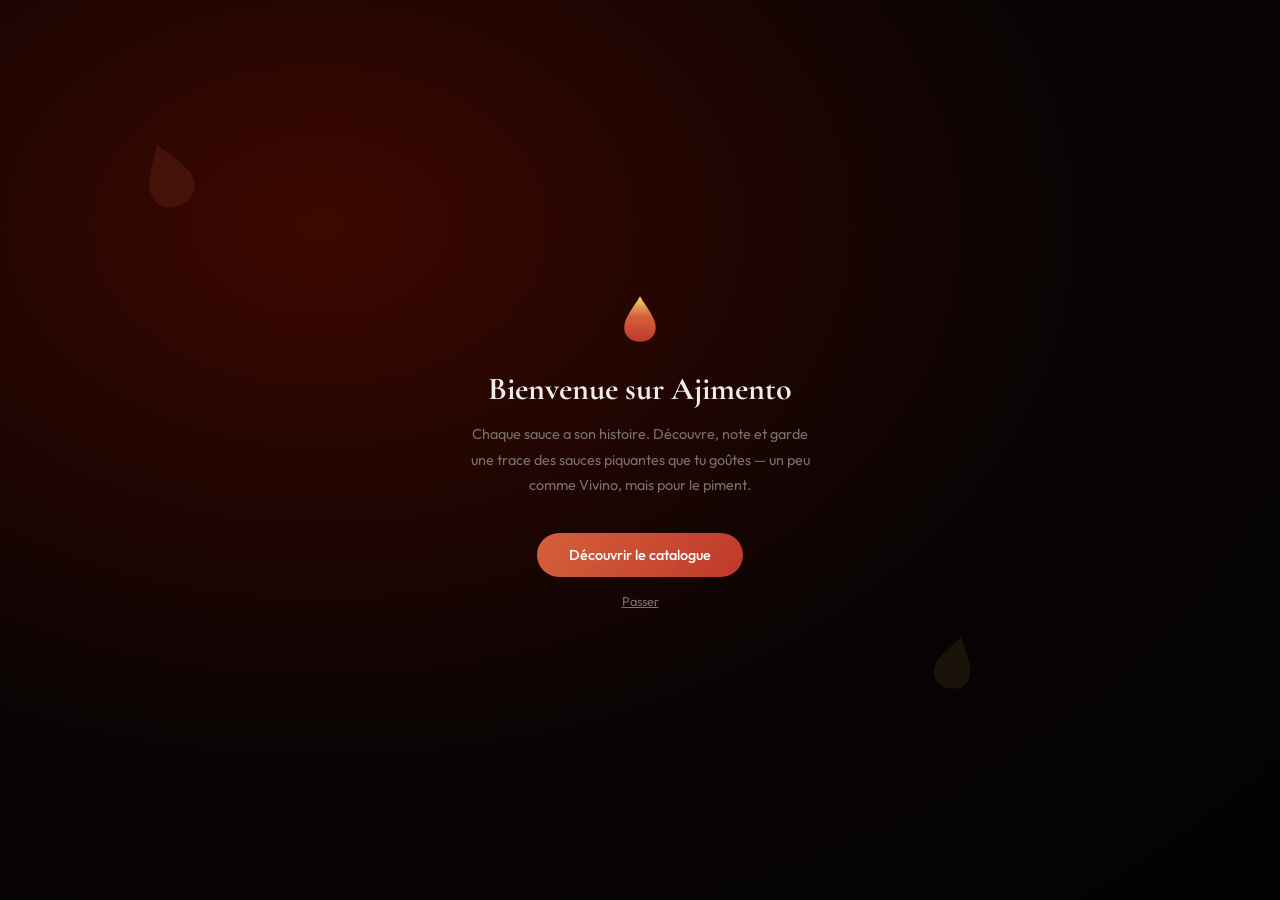
<file: onboarding.html>
<!DOCTYPE html>
<html lang="fr">
<head>
  <meta charset="UTF-8" />
  <meta name="viewport" content="width=device-width, initial-scale=1, viewport-fit=cover" />
  <title>Ajimento — Bienvenue</title>

  <link rel="manifest" href="manifest.json" />
  <meta name="theme-color" content="#0A0909" />
  <meta name="apple-mobile-web-app-capable" content="yes" />
  <link rel="apple-touch-icon" href="icons/apple-touch-icon.png" />
  <link rel="icon" href="icons/favicon-32.png" type="image/png" />

  <link rel="stylesheet" href="styles.css" />

  <style>
    body {
      min-height: 100vh;
      display: flex;
      flex-direction: column;
      align-items: center;
      justify-content: center;
      text-align: center;
      padding: 32px;
      position: relative;
      overflow: hidden;
    }
    .onboard-bg {
      position: absolute;
      inset: 0;
      background:
        radial-gradient(ellipse at 25% 25%, #3D0800 0%, #0A0404 55%, #030303 100%),
        radial-gradient(ellipse at 78% 75%, #C0392B22 0%, transparent 65%);
      z-index: 0;
    }
    .content { position: relative; z-index: 1; max-width: 340px; }

    .icon-big { display: block; width: 56px; height: 56px; margin: 0 auto 22px; }
    h1 {
      font-family: 'Cormorant Garamond', serif;
      font-weight: 700;
      font-size: 2rem;
      margin-bottom: 14px;
    }
    p {
      font-family: 'Outfit', sans-serif;
      font-size: 0.9rem;
      color: var(--muted);
      line-height: 1.8;
      margin-bottom: 34px;
    }
    .cta-primary {
      display: inline-block;
      background: linear-gradient(120deg, var(--fire), var(--red));
      color: #fff;
      font-family: 'Outfit', sans-serif;
      font-weight: 500;
      font-size: 0.9rem;
      text-decoration: none;
      padding: 13px 32px;
      border-radius: 999px;
      margin-bottom: 16px;
    }
    .cta-secondary {
      display: block;
      color: var(--muted);
      font-family: 'Outfit', sans-serif;
      font-size: 0.8rem;
      text-decoration: underline;
    }
  </style>
</head>
<body>
  <div class="onboard-bg">
    <div class="ingredient" style="left:10%;top:15%;width:80px;height:80px;opacity:.12;--r:-20deg;transform:rotate(-20deg);">
      <svg viewBox="0 0 64 64" width="100%" height="100%"><path d="M32 6C40 20 50 30 50 42C50 52 42 58 32 58C22 58 14 52 14 42C14 30 24 20 32 6Z" fill="var(--fire)"/></svg>
    </div>
    <div class="ingredient" style="left:72%;top:70%;width:65px;height:65px;opacity:.1;--r:15deg;transform:rotate(15deg);animation-delay:2s;">
      <svg viewBox="0 0 64 64" width="100%" height="100%"><path d="M32 6C40 20 50 30 50 42C50 52 42 58 32 58C22 58 14 52 14 42C14 30 24 20 32 6Z" fill="var(--gold)"/></svg>
    </div>
  </div>

  <div class="content fade-in">
    <svg class="icon-big" viewBox="0 0 64 64">
      <defs>
        <linearGradient id="onbGrad" x1="0" y1="0" x2="0" y2="1">
          <stop offset="0%" stop-color="#F5D76E"/>
          <stop offset="45%" stop-color="var(--fire)"/>
          <stop offset="100%" stop-color="var(--red)"/>
        </linearGradient>
      </defs>
      <path d="M32 6C40 20 50 30 50 42C50 52 42 58 32 58C22 58 14 52 14 42C14 30 24 20 32 6Z" fill="url(#onbGrad)"/>
    </svg>
    <h1>Bienvenue sur Ajimento</h1>
    <p>
      Chaque sauce a son histoire. Découvre, note et garde une trace
      des sauces piquantes que tu goûtes — un peu comme Vivino, mais
      pour le piment.
    </p>
    <a class="cta-primary" href="explorer.html">Découvrir le catalogue</a>
    <a class="cta-secondary" href="index.html">Passer</a>
  </div>

  <script>
    if ('serviceWorker' in navigator) {
      navigator.serviceWorker.register('service-worker.js').catch(() => {});
    }
  </script>
</body>
</html>
</file>
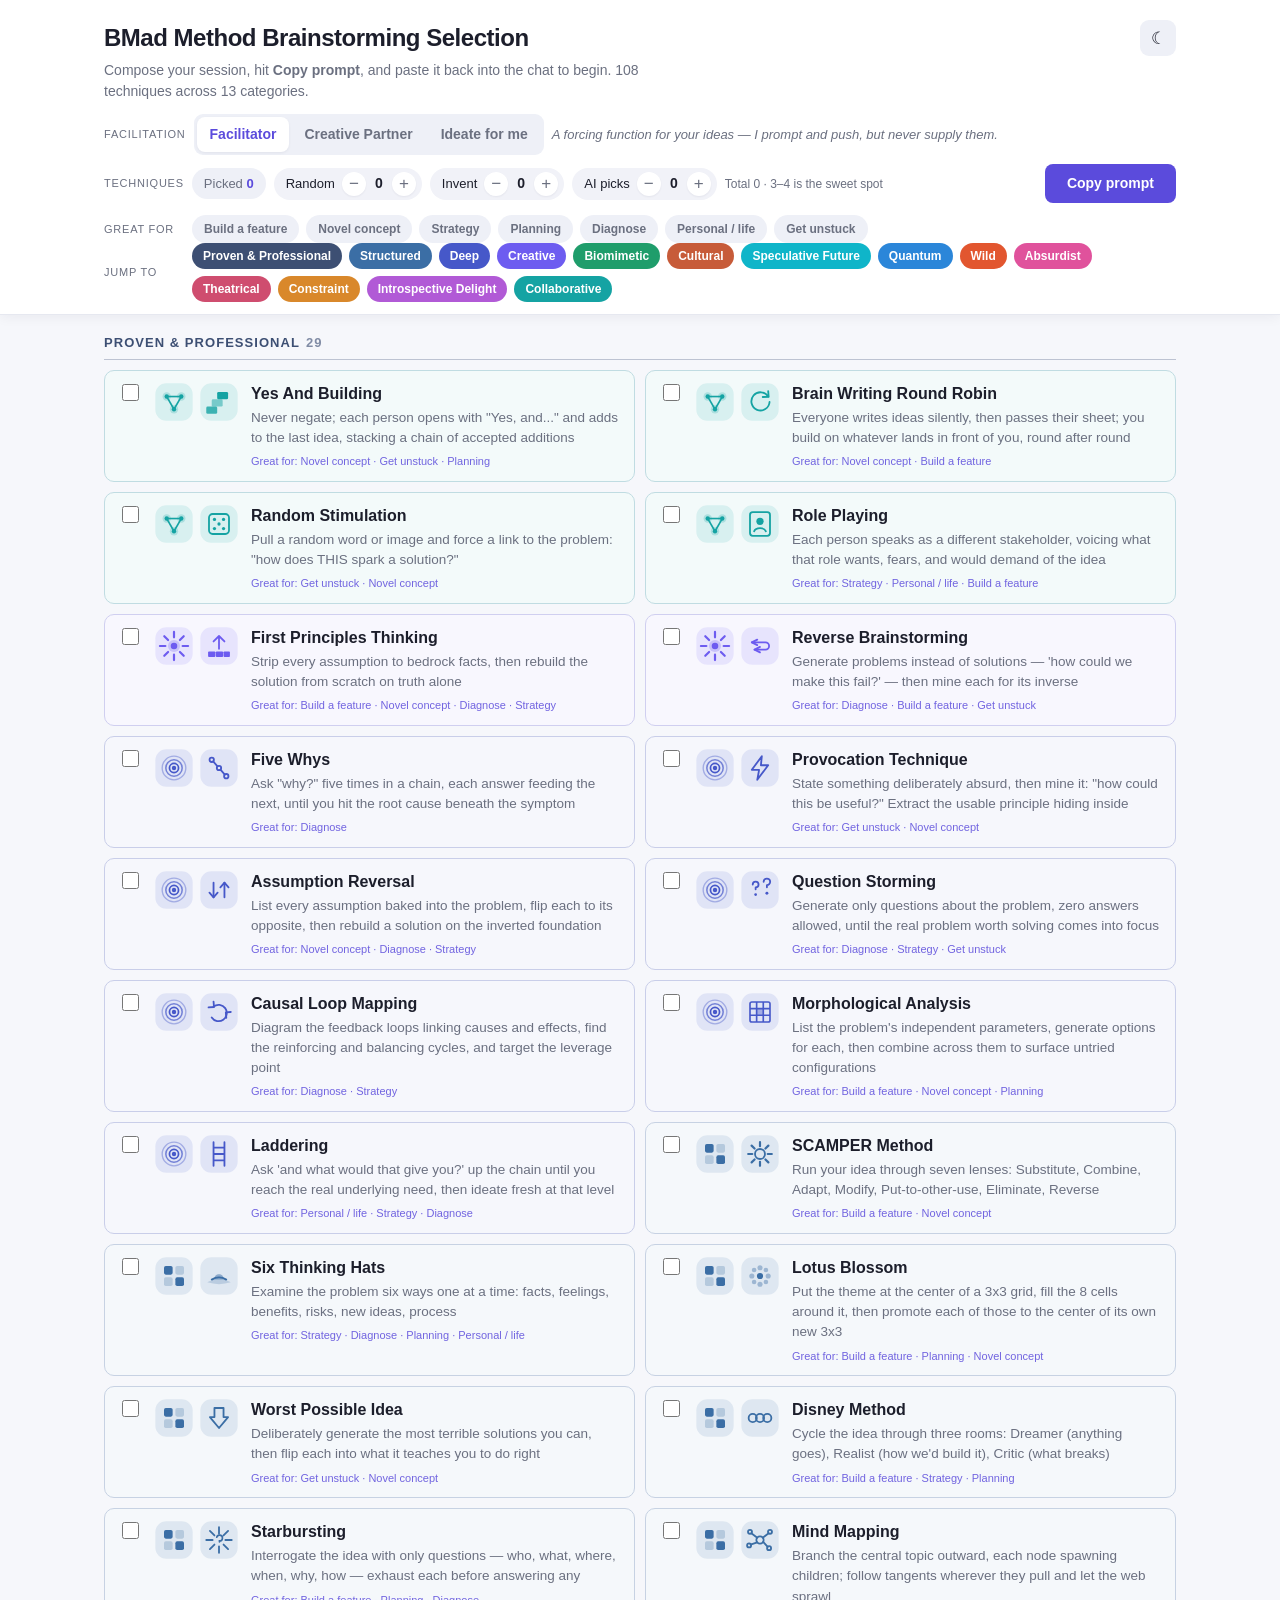
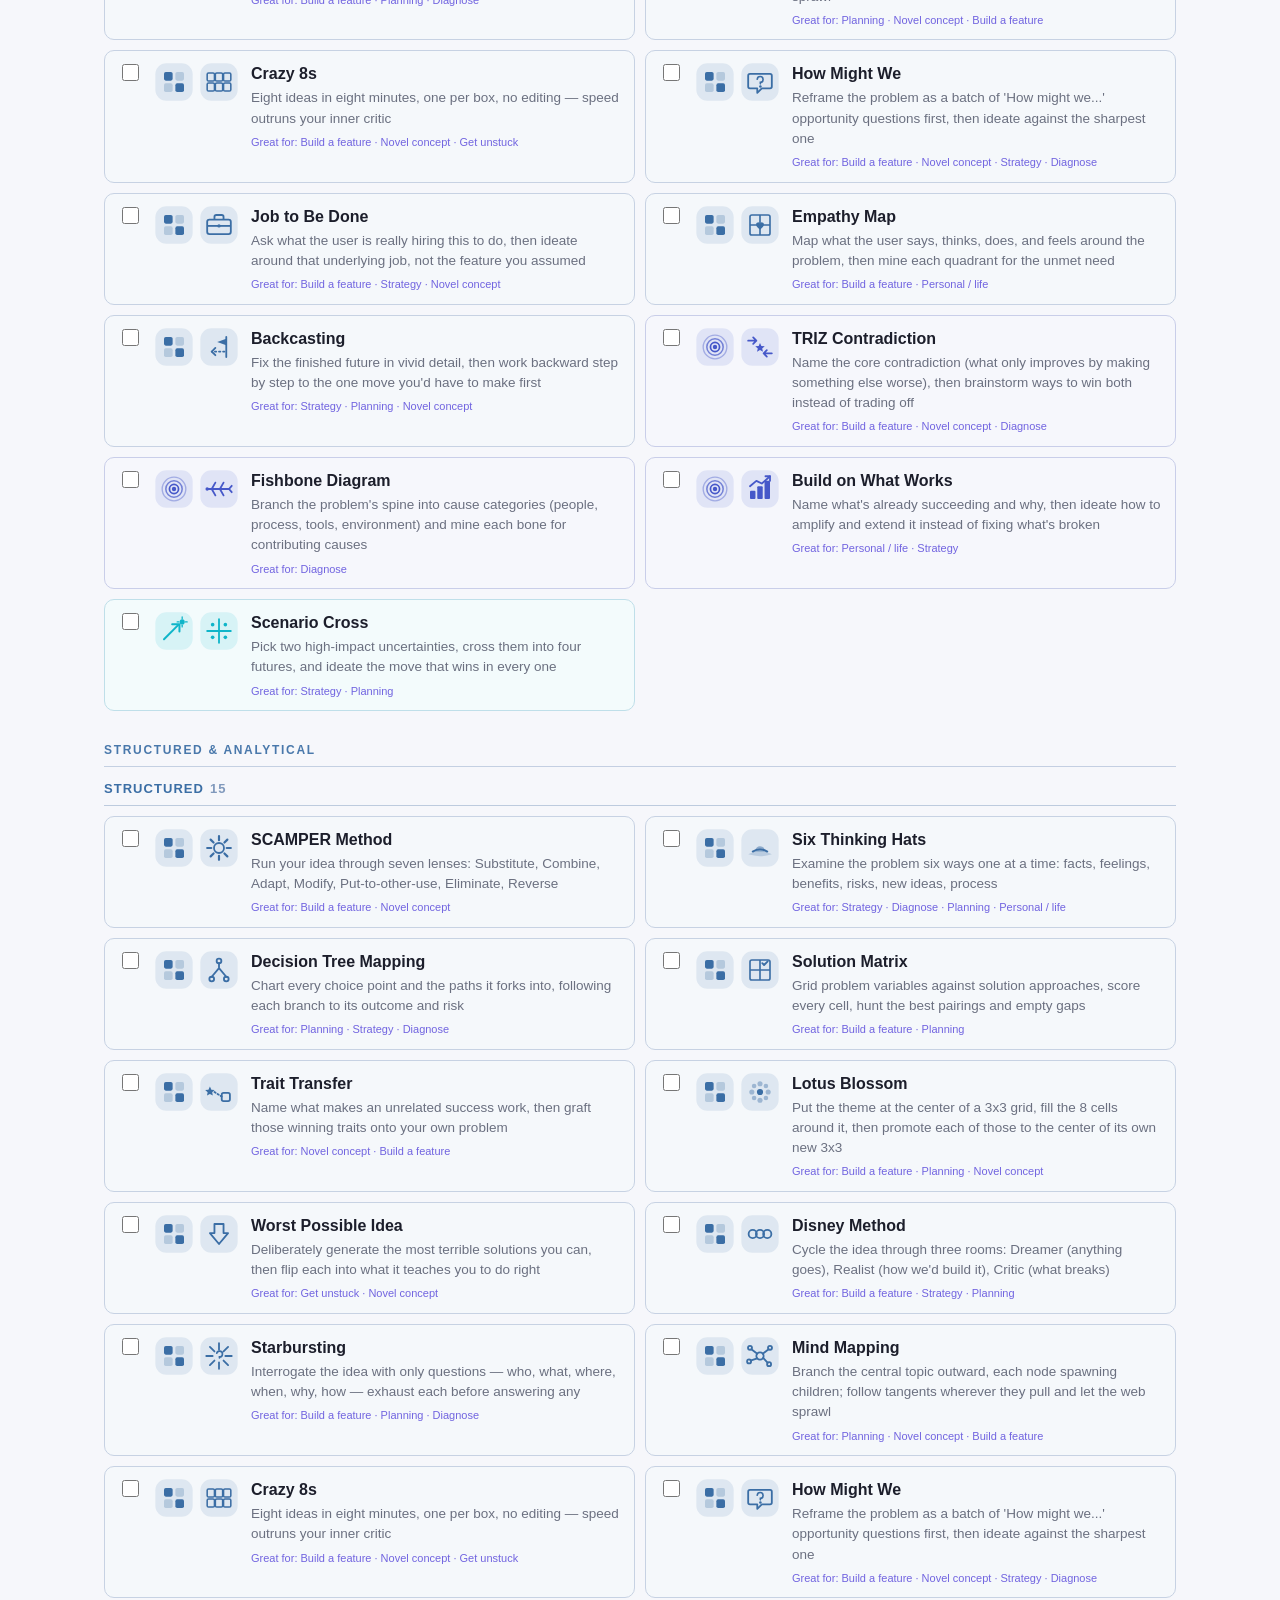
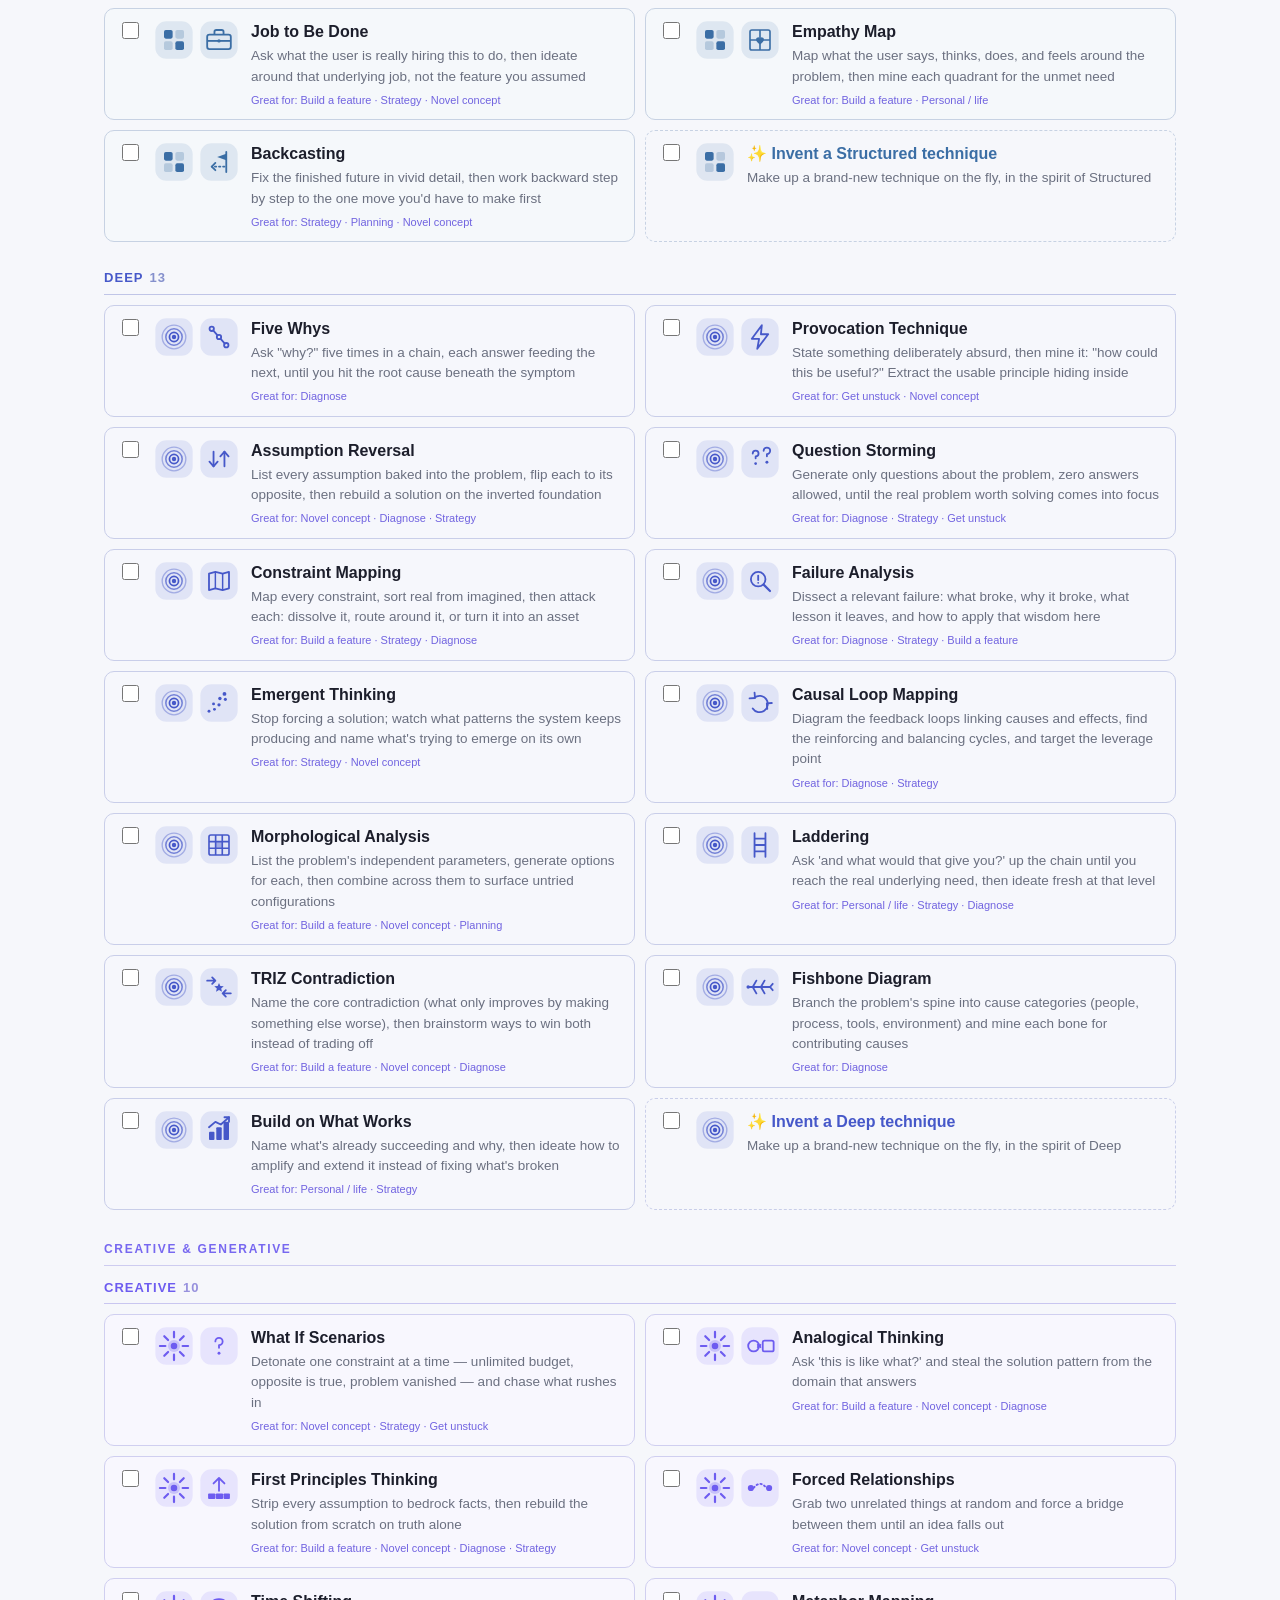
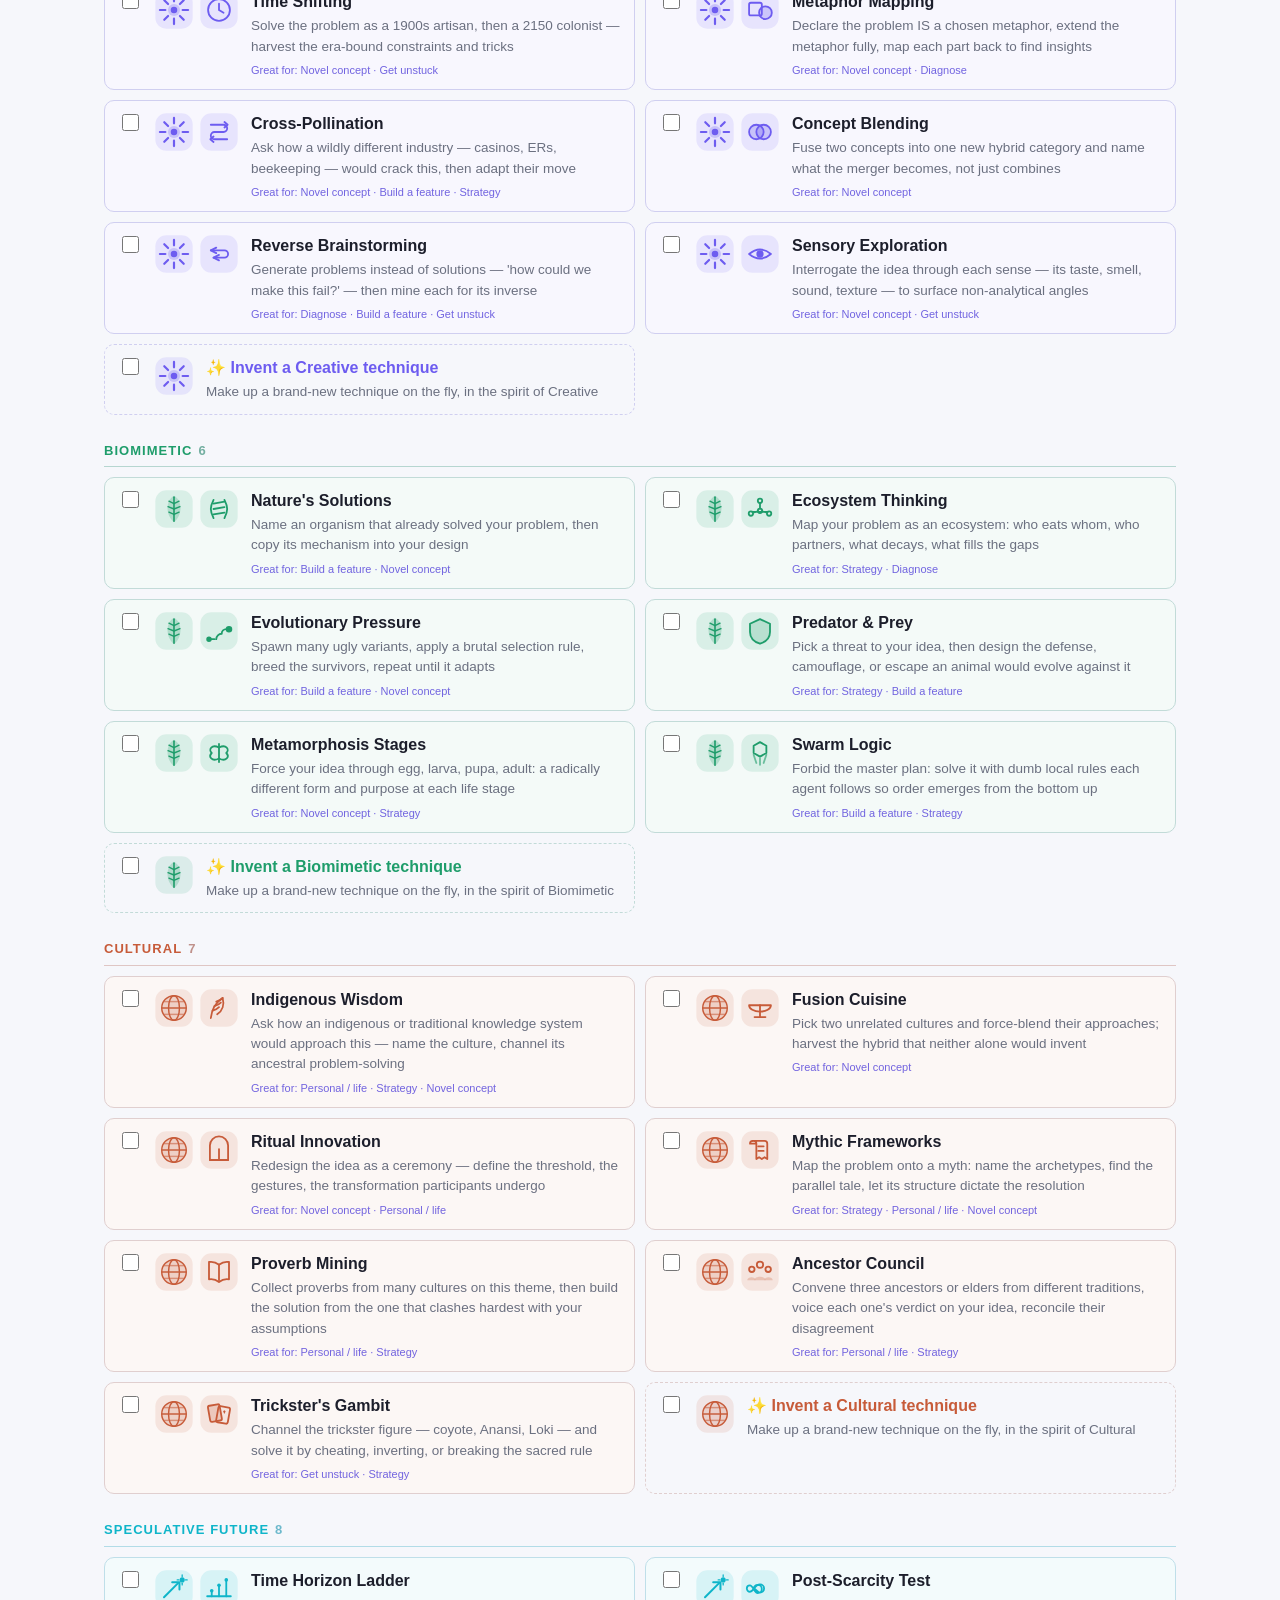
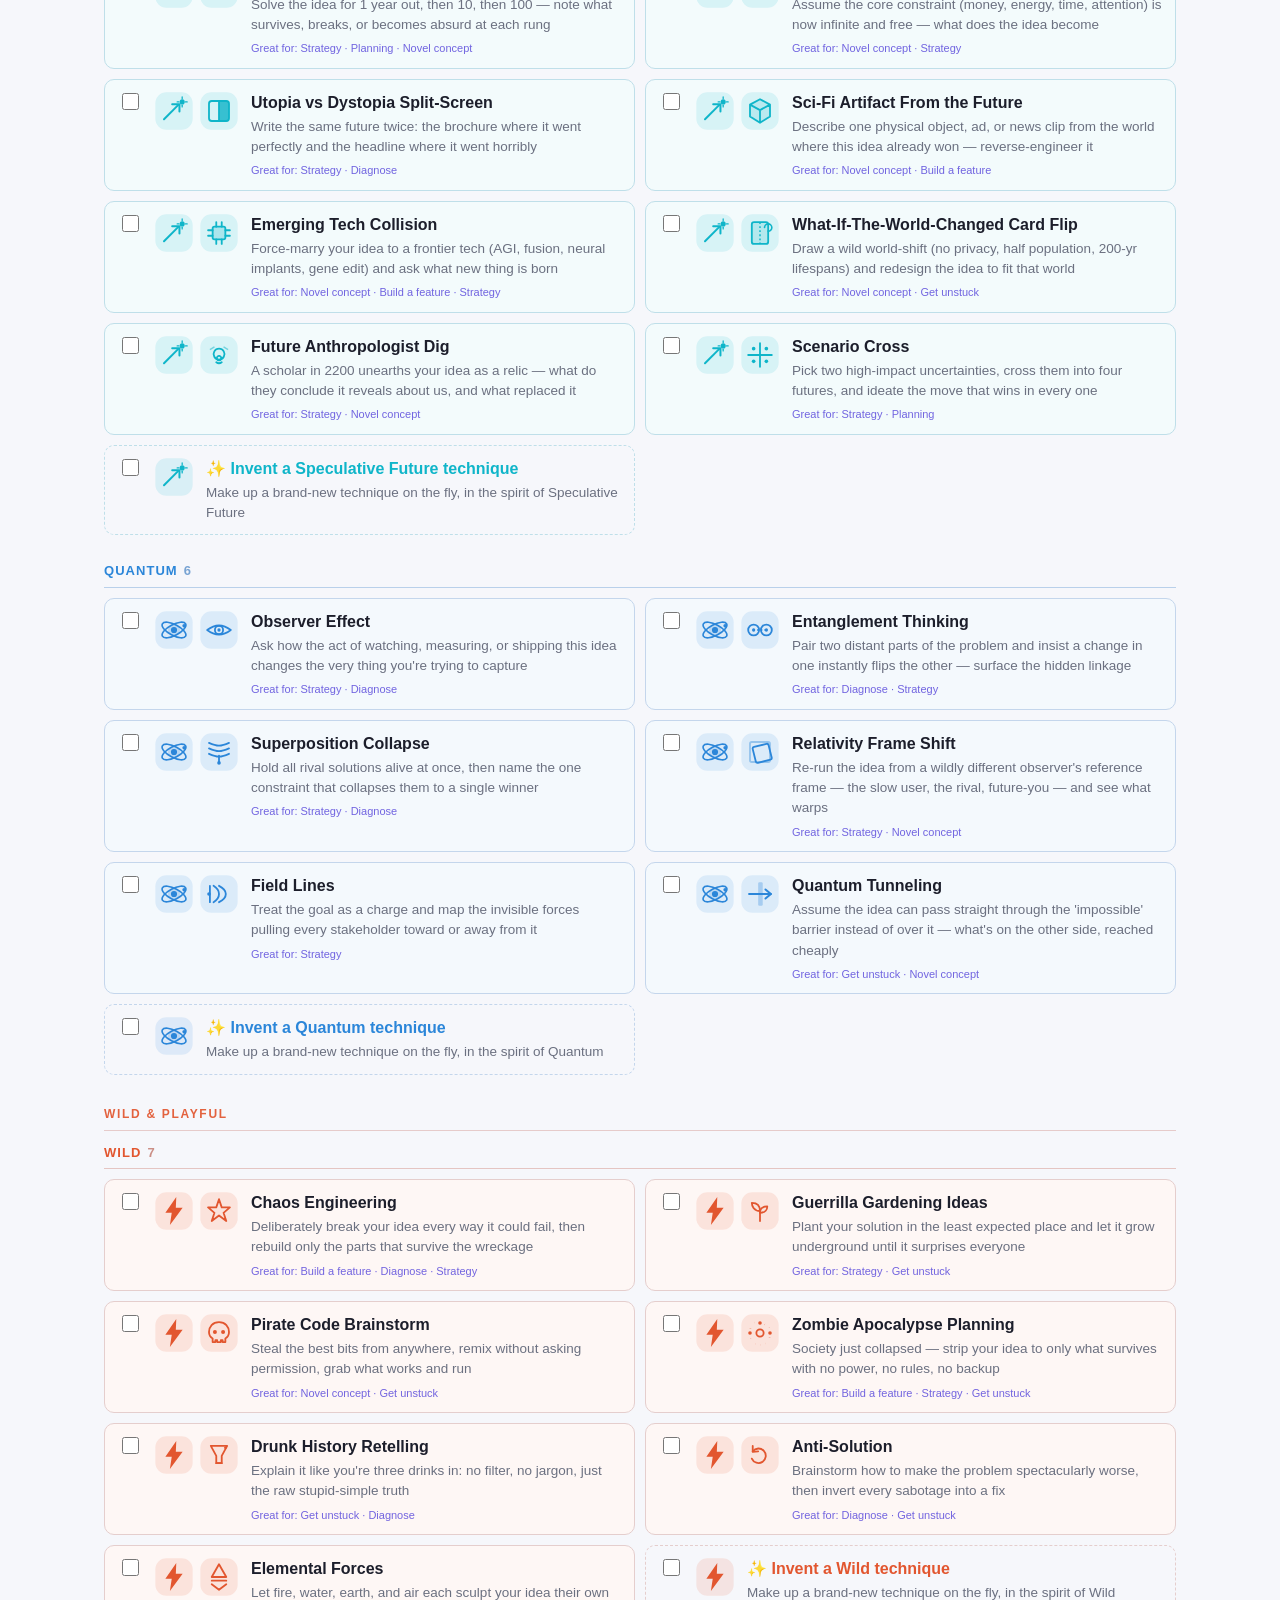
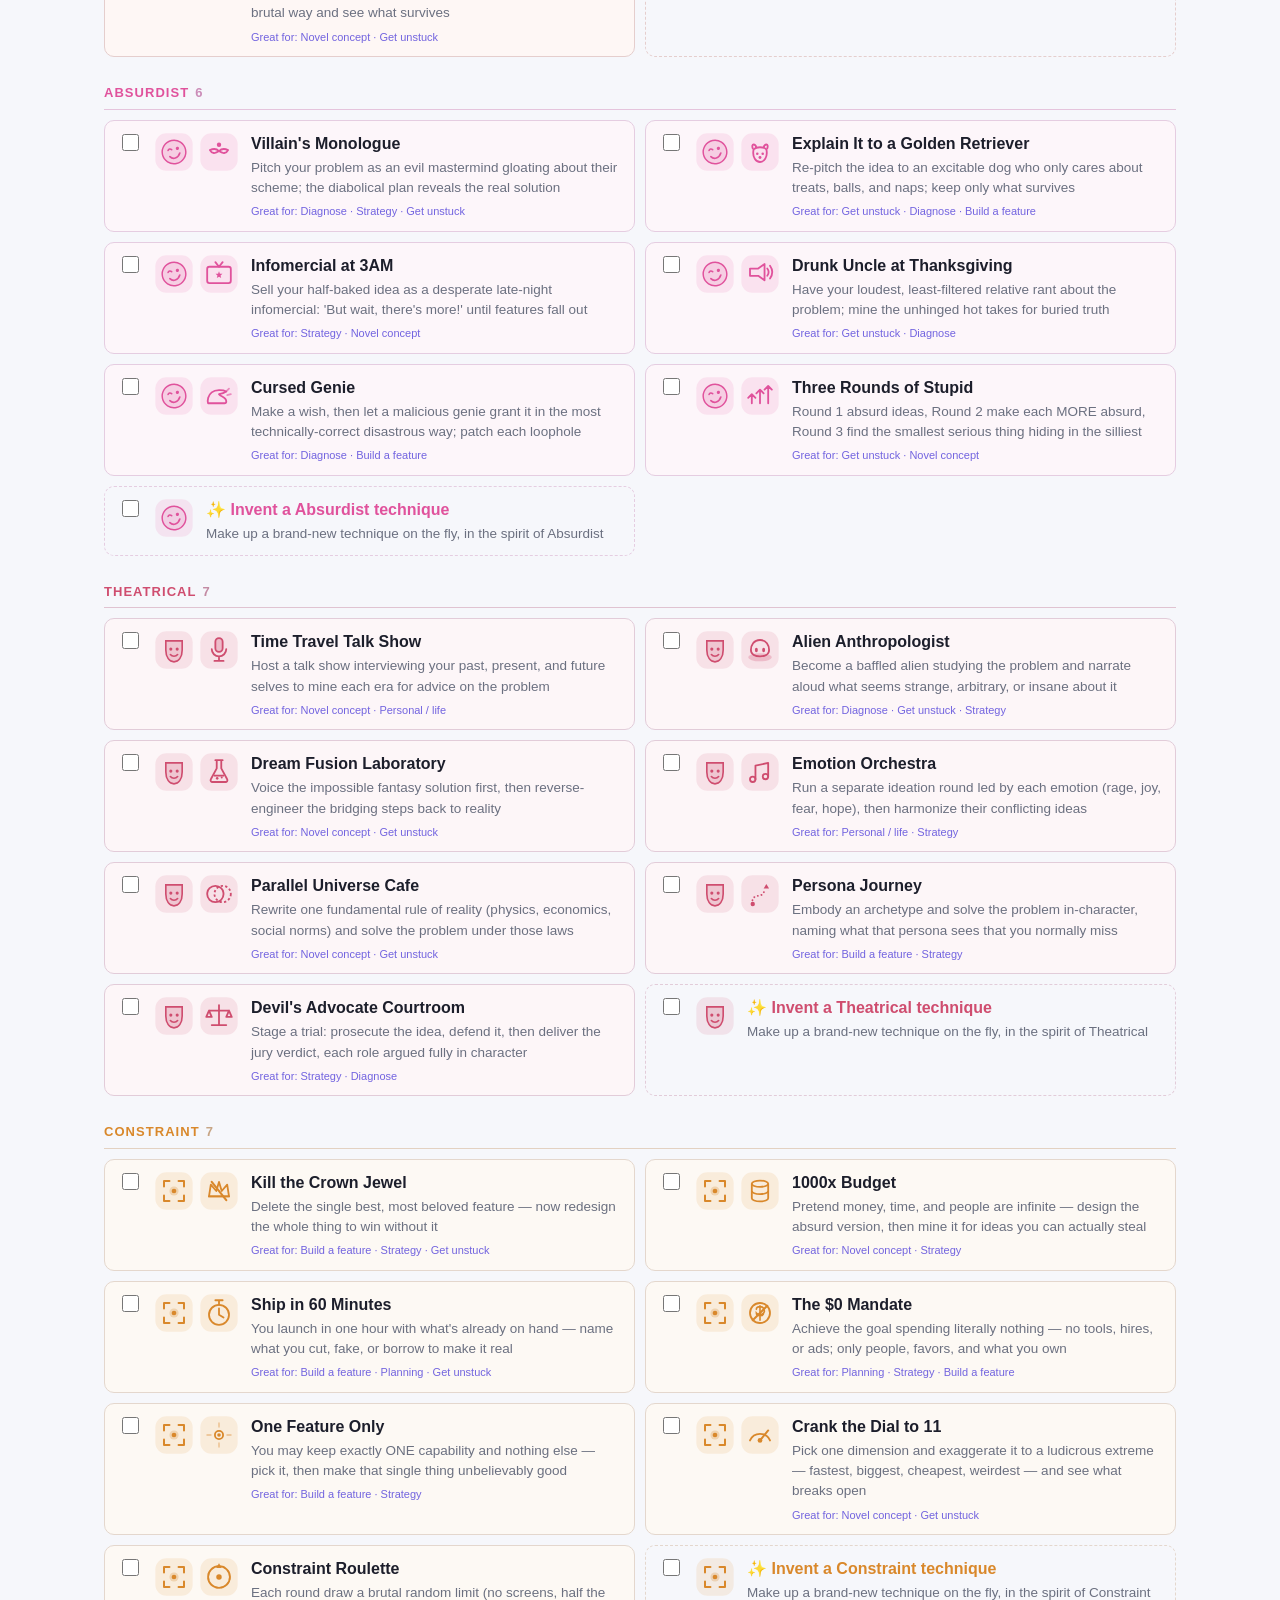
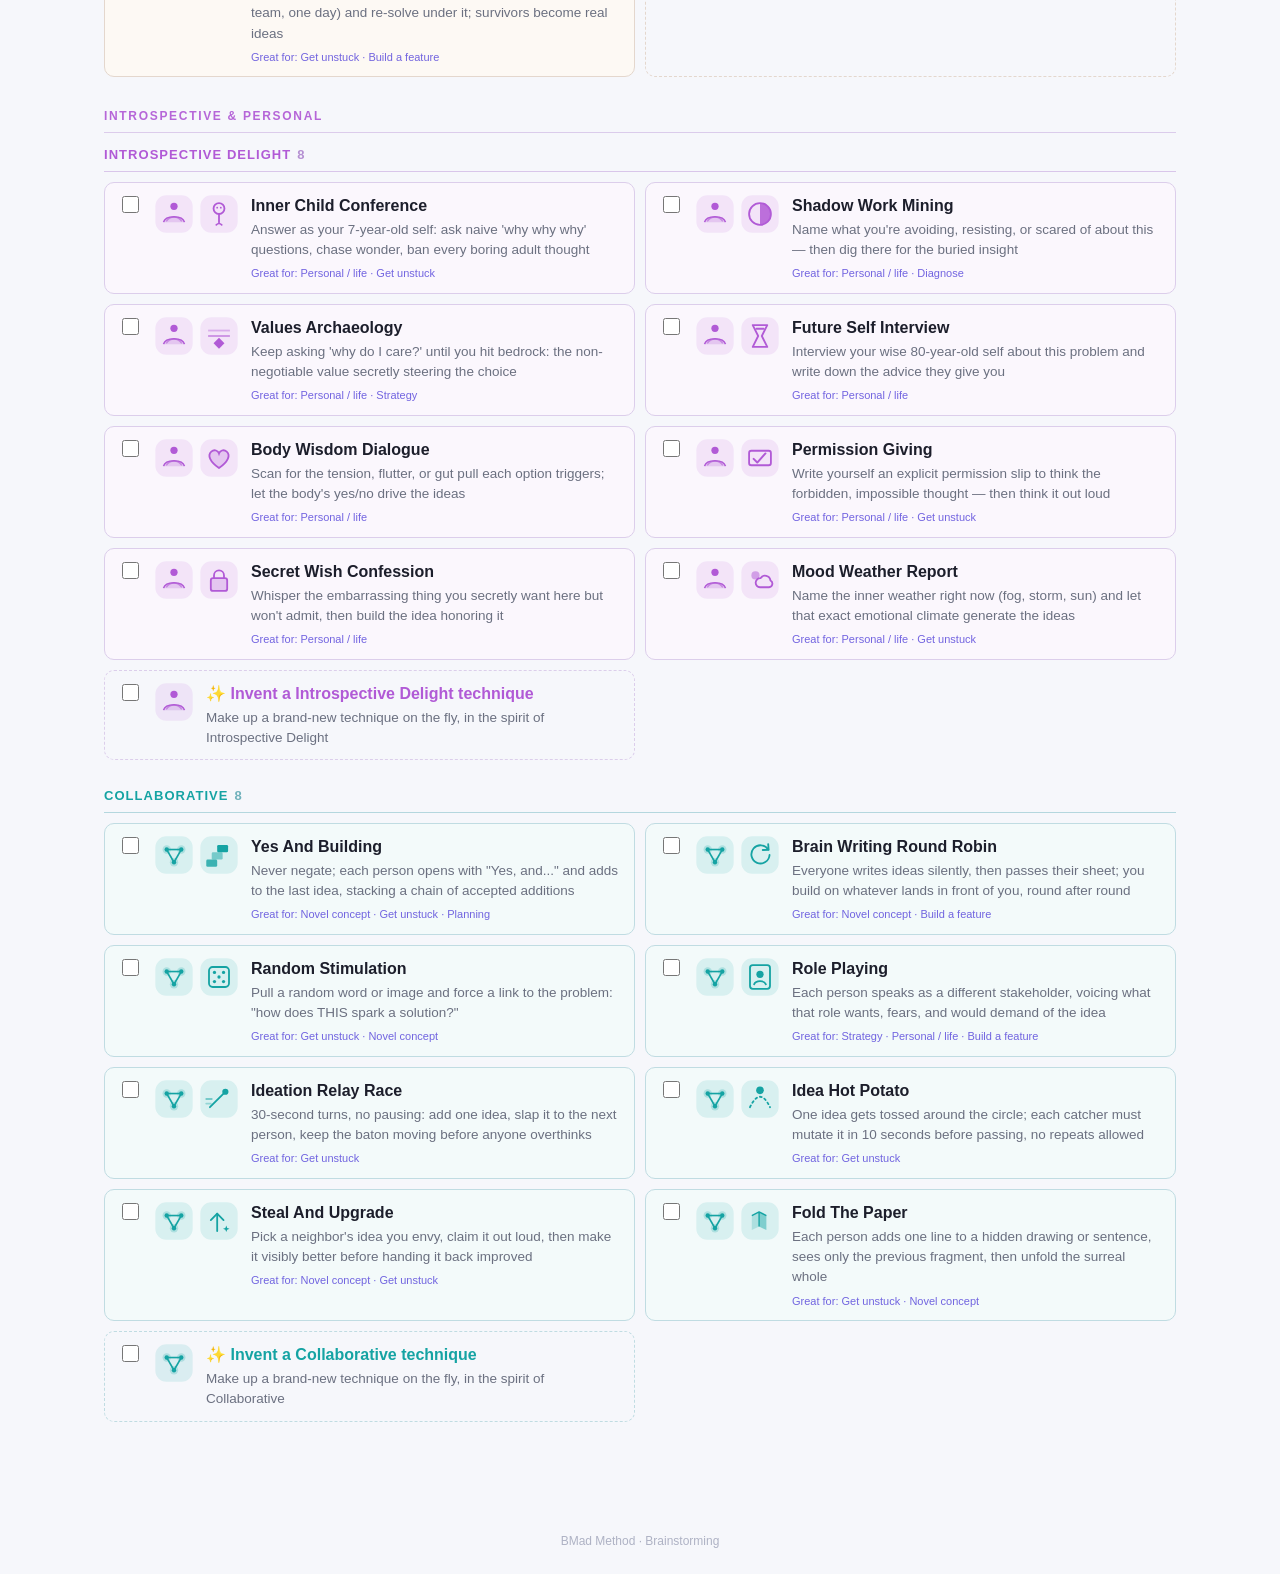
<file: .claude/skills/bmad-brainstorming/assets/brain-selector.html>
<!DOCTYPE html>
<html lang="en">
<head>
<meta charset="utf-8">
<meta name="viewport" content="width=device-width, initial-scale=1">
<title>BMad Method Brainstorming Selection</title>
<script>
/* set the theme before first paint so there's no light-mode flash */
(function(){ try {
  var t = localStorage.getItem('bmad-theme');
  if (!t) { t = (window.matchMedia && window.matchMedia('(prefers-color-scheme: dark)').matches) ? 'dark' : 'light'; }
  document.documentElement.setAttribute('data-theme', t);
} catch(e){} })();
</script>
<style>
  :root {
    --bg:#f6f7fb; --surface:#fff; --ink:#1c1e2b; --muted:#6b7080;
    --accent:#5b4bdc; --accent-ink:#5b4bdc; --warn:#c0561f;
    --line:#e6e8f0; --control:#eef0f7; --control2:#f1f2f8; --raised:#fff;
    --cnt:#b9bdce; --foot:#aeb2c4; --shadow:rgba(20,20,50,.06);
  }
  :root[data-theme="dark"] {
    --bg:#0f1117; --surface:#171a23; --ink:#e7e9f2; --muted:#9aa0b4;
    --accent:#6d5cf0; --accent-ink:#a99bff; --warn:#e08a4a;
    --line:#2a2f3e; --control:#222634; --control2:#1d212d; --raised:#2c3242;
    --cnt:#5a6076; --foot:#5a6076; --shadow:rgba(0,0,0,.45);
  }
  /* lift the category hue toward white on dark surfaces so deep hues stay legible */
  :root[data-theme="dark"] section > h2 { color:color-mix(in srgb, var(--c) 62%, #fff); }
  :root[data-theme="dark"] .tech .ico { color:color-mix(in srgb, var(--c) 68%, #fff); }
  :root[data-theme="dark"] label.tech:has(input:checked) { border-color:color-mix(in srgb, var(--c) 60%, #fff); }
  .titlerow { display:flex; align-items:flex-start; justify-content:space-between; gap:12px; }
  .themebtn { flex:none; width:36px; height:36px; border-radius:9px; background:var(--control); color:var(--ink); font-size:17px; line-height:1; display:inline-flex; align-items:center; justify-content:center; }
  .themebtn:hover { background:var(--raised); }
  * { box-sizing:border-box; }
  body { margin:0; font:16px/1.5 -apple-system,BlinkMacSystemFont,"Segoe UI",Roboto,Helvetica,Arial,sans-serif; background:var(--bg); color:var(--ink); }
  header { position:sticky; top:0; z-index:5; background:var(--surface); padding:20px 0 12px; border-bottom:1px solid var(--line); box-shadow:0 2px 12px var(--shadow); }
  .hwrap { max-width:1120px; margin:0 auto; padding:0 24px; }  /* align header content with the card column on wide screens */
  h1 { margin:0 0 4px; font-size:24px; letter-spacing:-.02em; }
  .sub { margin:0 0 12px; color:var(--muted); font-size:14px; max-width:74ch; }
  button { font:inherit; border:0; border-radius:8px; cursor:pointer; }
  .composer { display:flex; flex-direction:column; gap:9px; margin:6px 0 12px; }
  .grp { display:flex; gap:8px; align-items:center; flex-wrap:wrap; }
  .glabel { font-size:11px; text-transform:uppercase; letter-spacing:.07em; color:var(--muted); min-width:74px; }
  .modes { display:inline-flex; background:var(--control); border-radius:9px; padding:3px; gap:2px; }
  .mode { padding:7px 13px; font-size:14px; font-weight:600; color:var(--muted); background:transparent; }
  .mode.on { background:var(--raised); color:var(--accent-ink); box-shadow:0 1px 3px var(--shadow); }
  .modehint { flex:1 1 240px; min-width:0; font-size:13px; color:var(--muted); font-style:italic; }
  .pill { font-size:13px; color:var(--muted); background:var(--control); padding:6px 12px; border-radius:20px; }
  .pill b { color:var(--accent-ink); }
  .step { display:inline-flex; align-items:center; gap:7px; font-size:13px; color:var(--ink); background:var(--control2); padding:4px 6px 4px 12px; border-radius:20px; }
  .step b { min-width:12px; text-align:center; font-size:14px; color:var(--ink); }
  .step button { width:24px; height:24px; border-radius:50%; background:var(--raised); color:var(--muted); font-size:17px; line-height:22px; text-align:center; box-shadow:0 1px 2px var(--shadow); }
  .step button:hover { color:var(--accent-ink); }
  .total { font-size:12px; color:var(--muted); }
  .total.warn { color:var(--warn); font-weight:600; }
  .bar { display:flex; gap:10px 14px; align-items:center; flex-wrap:wrap; }
  #copy { margin-left:auto; padding:9px 22px; background:var(--accent); color:#fff; font-size:14px; font-weight:700; }
  #copy:hover { filter:brightness(1.07); }
  .chips { flex:1 1 320px; min-width:0; display:flex; gap:7px; flex-wrap:wrap; align-items:center; }
  .chip { font-size:12px; padding:4px 11px; border-radius:16px; border:0; color:#fff; background:var(--cc); font-weight:600; cursor:pointer; }
  .chip:hover { filter:brightness(1.08); }
  .banner { max-height:0; overflow:hidden; transition:max-height .25s ease, padding .22s ease, margin .22s ease; background:linear-gradient(90deg,var(--accent),#8275f2); color:#fff; border-radius:10px; font-weight:700; text-align:center; padding:0 14px; }
  .banner.show { max-height:64px; padding:13px 14px; margin-top:10px; }
  .banner.fail { background:linear-gradient(90deg,var(--warn),#e0894a); }
  main { padding:18px 24px 60px; max-width:1120px; margin:0 auto; }
  section { margin:0 0 26px; }
  section > h2 { font-size:13px; text-transform:uppercase; letter-spacing:.08em; color:var(--c); margin:0 0 10px; border-bottom:1px solid color-mix(in srgb, var(--c) 24%, var(--line)); padding-bottom:6px; }
  section > h2 .cnt { color:color-mix(in srgb, var(--c) 45%, var(--cnt)); margin-left:6px; }
  .grid { display:grid; grid-template-columns:repeat(auto-fill,minmax(360px,1fr)); gap:10px; }
  label.tech { display:flex; gap:12px; align-items:flex-start; background:color-mix(in srgb, var(--c) 5%, var(--surface)); border:1px solid color-mix(in srgb, var(--c) 18%, var(--line)); border-radius:10px; padding:11px 13px; cursor:pointer; transition:border-color .12s, box-shadow .12s, background .12s; }
  label.tech:hover { border-color:color-mix(in srgb, var(--c) 45%, var(--surface)); }
  label.tech input { margin-top:2px; width:17px; height:17px; accent-color:var(--c); flex:none; }
  label.tech:has(input:checked) { border-color:var(--c); background:color-mix(in srgb, var(--c) 12%, var(--surface)); box-shadow:0 0 0 2px color-mix(in srgb, var(--c) 30%, transparent); }
  .tech .ic2 { display:flex; gap:5px; flex:none; }
  .tech .ico { width:40px; height:40px; flex:none; color:var(--c); }
  .tech .n { font-weight:600; display:block; }
  .tech .d { color:var(--muted); font-size:13.5px; display:block; margin-top:2px; }
  .tech .gf { color:var(--accent-ink); font-size:11px; display:block; margin-top:5px; opacity:.85; }
  .grouphdr { margin:30px 0 12px; font-size:12px; text-transform:uppercase; letter-spacing:.14em; font-weight:700; color:var(--c); opacity:.92; border-bottom:1px solid color-mix(in srgb, var(--c) 22%, var(--line)); padding-bottom:7px; }
  main > .grouphdr:first-child { margin-top:2px; }
  :root[data-theme="dark"] .grouphdr { color:color-mix(in srgb, var(--c) 62%, #fff); }
  .goals { display:flex; gap:7px; flex-wrap:wrap; }
  .goal { font-size:12px; padding:5px 12px; border-radius:16px; background:var(--control); color:var(--muted); font-weight:600; }
  .goal:hover { color:var(--ink); }
  .goal.on { background:var(--accent); color:#fff; }
  label.tech.invent { border-style:dashed; background:transparent; }
  label.tech.invent:hover { border-color:var(--c); }
  label.tech.invent .n { color:var(--c); }
  label.tech.hidden { display:none; }
  footer { text-align:center; color:var(--foot); font-size:12px; padding:24px; }
</style>
</head>
<body>
<header>
  <div class="hwrap">
  <div class="titlerow">
    <h1>BMad Method Brainstorming Selection</h1>
    <button id="theme" class="themebtn" type="button" aria-label="Toggle dark mode" title="Toggle dark mode"></button>
  </div>
  <p class="sub">Compose your session, hit <strong>Copy prompt</strong>, and paste it back into the chat to begin. 108 techniques across 13 categories.</p>

  <div class="composer">
    <div class="grp">
      <span class="glabel">Facilitation</span>
      <div class="modes" id="modes">
        <button type="button" class="mode on" data-mode="Facilitator">Facilitator</button>
        <button type="button" class="mode" data-mode="Creative Partner">Creative Partner</button>
        <button type="button" class="mode" data-mode="Ideate for me">Ideate for me</button>
      </div>
      <span class="modehint" id="modehint"></span>
    </div>
    <div class="grp">
      <span class="glabel">Techniques</span>
      <span class="pill">Picked <b id="pickN">0</b></span>
      <span class="step">Random <button type="button" data-step="rand" data-d="-1">&minus;</button><b id="randN">0</b><button type="button" data-step="rand" data-d="1">+</button></span>
      <span class="step">Invent <button type="button" data-step="inv" data-d="-1">&minus;</button><b id="invN">0</b><button type="button" data-step="inv" data-d="1">+</button></span>
      <span class="step">AI picks <button type="button" data-step="ai" data-d="-1">&minus;</button><b id="aiN">0</b><button type="button" data-step="ai" data-d="1">+</button></span>
      <span class="total" id="total">Total 0 &middot; 3&ndash;4 is the sweet spot</span>
      <button id="copy" type="button">Copy prompt</button>
    </div>
  </div>

  <div class="bar"><span class="glabel">Great for</span><div class="goals" id="goals"><button type="button" class="goal" data-goal="feature">Build a feature</button><button type="button" class="goal" data-goal="novel">Novel concept</button><button type="button" class="goal" data-goal="strategy">Strategy</button><button type="button" class="goal" data-goal="planning">Planning</button><button type="button" class="goal" data-goal="diagnosis">Diagnose</button><button type="button" class="goal" data-goal="personal">Personal / life</button><button type="button" class="goal" data-goal="unstuck">Get unstuck</button></div></div>
  <div class="bar">
    <span class="glabel">Jump to</span>
    <div class="chips" id="chips"><button type="button" class="chip" data-cat="Proven &amp; Professional" style="--cc:#3d4f73">Proven &amp; Professional</button><button type="button" class="chip" data-cat="Structured" style="--cc:#3b6ea5">Structured</button><button type="button" class="chip" data-cat="Deep" style="--cc:#4658c9">Deep</button><button type="button" class="chip" data-cat="Creative" style="--cc:#6d5cf0">Creative</button><button type="button" class="chip" data-cat="Biomimetic" style="--cc:#1f9d6b">Biomimetic</button><button type="button" class="chip" data-cat="Cultural" style="--cc:#c75b39">Cultural</button><button type="button" class="chip" data-cat="Speculative Future" style="--cc:#0fb5c9">Speculative Future</button><button type="button" class="chip" data-cat="Quantum" style="--cc:#2b86d9">Quantum</button><button type="button" class="chip" data-cat="Wild" style="--cc:#e2562f">Wild</button><button type="button" class="chip" data-cat="Absurdist" style="--cc:#e0529c">Absurdist</button><button type="button" class="chip" data-cat="Theatrical" style="--cc:#cf4d6f">Theatrical</button><button type="button" class="chip" data-cat="Constraint" style="--cc:#d9882b">Constraint</button><button type="button" class="chip" data-cat="Introspective Delight" style="--cc:#b15ad6">Introspective Delight</button><button type="button" class="chip" data-cat="Collaborative" style="--cc:#15a3a3">Collaborative</button></div>
  </div>

  <div class="banner" id="banner">&#10003; Copied! Now paste it into the chat to start your session.</div>
  </div>
</header>
<main>
<section data-cat="Proven &amp; Professional" style="--c:#3d4f73"><h2>Proven &amp; Professional<span class="cnt">29</span></h2><div class="grid"><label class="tech" style="--c:#15a3a3"><input type="checkbox" data-name="Yes And Building" data-cat="Collaborative" data-desc="Never negate; each person opens with &quot;Yes, and...&quot; and adds to the last idea, stacking a chain of accepted additions" data-good="novel|unstuck|planning" data-prov="classic" data-lead="1"><span class="ic2"><svg class="ico" viewBox="0 0 44 44" xmlns="http://www.w3.org/2000/svg"><rect x="1.5" y="1.5" width="41" height="41" rx="12" fill="currentColor" fill-opacity="0.12"/><g stroke="currentColor" stroke-width="1.8"><line x1="14" y1="16" x2="30" y2="16"/><line x1="14" y1="16" x2="22" y2="30"/><line x1="30" y1="16" x2="22" y2="30"/></g><g fill="currentColor" fill-opacity="0.22"><circle cx="14" cy="16" r="4.6"/><circle cx="30" cy="16" r="4.6"/><circle cx="22" cy="30" r="4.6"/></g><g fill="currentColor"><circle cx="14" cy="16" r="2.4"/><circle cx="30" cy="16" r="2.4"/><circle cx="22" cy="30" r="2.4"/></g></svg><svg class="ico" viewBox="0 0 44 44" xmlns="http://www.w3.org/2000/svg"><rect x="1.5" y="1.5" width="41" height="41" rx="12" fill="currentColor" fill-opacity="0.12"/><g fill="currentColor"><rect x="8" y="27" width="12" height="8" rx="1.5" fill-opacity=".8"/><rect x="14" y="19" width="12" height="8" rx="1.5" fill-opacity=".5"/><rect x="20" y="11" width="12" height="8" rx="1.5"/></g></svg></span><span><span class="n">Yes And Building</span><span class="d">Never negate; each person opens with &quot;Yes, and...&quot; and adds to the last idea, stacking a chain of accepted additions</span><span class="gf">Great for: Novel concept · Get unstuck · Planning</span></span></label><label class="tech" style="--c:#15a3a3"><input type="checkbox" data-name="Brain Writing Round Robin" data-cat="Collaborative" data-desc="Everyone writes ideas silently, then passes their sheet; you build on whatever lands in front of you, round after round" data-good="novel|feature" data-prov="classic" data-lead="1"><span class="ic2"><svg class="ico" viewBox="0 0 44 44" xmlns="http://www.w3.org/2000/svg"><rect x="1.5" y="1.5" width="41" height="41" rx="12" fill="currentColor" fill-opacity="0.12"/><g stroke="currentColor" stroke-width="1.8"><line x1="14" y1="16" x2="30" y2="16"/><line x1="14" y1="16" x2="22" y2="30"/><line x1="30" y1="16" x2="22" y2="30"/></g><g fill="currentColor" fill-opacity="0.22"><circle cx="14" cy="16" r="4.6"/><circle cx="30" cy="16" r="4.6"/><circle cx="22" cy="30" r="4.6"/></g><g fill="currentColor"><circle cx="14" cy="16" r="2.4"/><circle cx="30" cy="16" r="2.4"/><circle cx="22" cy="30" r="2.4"/></g></svg><svg class="ico" viewBox="0 0 44 44" xmlns="http://www.w3.org/2000/svg"><rect x="1.5" y="1.5" width="41" height="41" rx="12" fill="currentColor" fill-opacity="0.12"/><g fill="none" stroke="currentColor" stroke-width="2" stroke-linecap="round" stroke-linejoin="round"><path d="M31 16 A10 10 0 1 0 32.5 22"/><path d="M31 10 L31.5 16.3 L25 16.5"/></g></svg></span><span><span class="n">Brain Writing Round Robin</span><span class="d">Everyone writes ideas silently, then passes their sheet; you build on whatever lands in front of you, round after round</span><span class="gf">Great for: Novel concept · Build a feature</span></span></label><label class="tech" style="--c:#15a3a3"><input type="checkbox" data-name="Random Stimulation" data-cat="Collaborative" data-desc="Pull a random word or image and force a link to the problem: &quot;how does THIS spark a solution?&quot;" data-good="unstuck|novel" data-prov="classic" data-lead="1"><span class="ic2"><svg class="ico" viewBox="0 0 44 44" xmlns="http://www.w3.org/2000/svg"><rect x="1.5" y="1.5" width="41" height="41" rx="12" fill="currentColor" fill-opacity="0.12"/><g stroke="currentColor" stroke-width="1.8"><line x1="14" y1="16" x2="30" y2="16"/><line x1="14" y1="16" x2="22" y2="30"/><line x1="30" y1="16" x2="22" y2="30"/></g><g fill="currentColor" fill-opacity="0.22"><circle cx="14" cy="16" r="4.6"/><circle cx="30" cy="16" r="4.6"/><circle cx="22" cy="30" r="4.6"/></g><g fill="currentColor"><circle cx="14" cy="16" r="2.4"/><circle cx="30" cy="16" r="2.4"/><circle cx="22" cy="30" r="2.4"/></g></svg><svg class="ico" viewBox="0 0 44 44" xmlns="http://www.w3.org/2000/svg"><rect x="1.5" y="1.5" width="41" height="41" rx="12" fill="currentColor" fill-opacity="0.12"/><rect x="11" y="11" width="22" height="22" rx="4" fill="none" stroke="currentColor" stroke-width="2"/><g fill="currentColor"><circle cx="17" cy="17" r="1.8"/><circle cx="27" cy="17" r="1.8"/><circle cx="22" cy="22" r="1.8"/><circle cx="17" cy="27" r="1.8"/><circle cx="27" cy="27" r="1.8"/></g></svg></span><span><span class="n">Random Stimulation</span><span class="d">Pull a random word or image and force a link to the problem: &quot;how does THIS spark a solution?&quot;</span><span class="gf">Great for: Get unstuck · Novel concept</span></span></label><label class="tech" style="--c:#15a3a3"><input type="checkbox" data-name="Role Playing" data-cat="Collaborative" data-desc="Each person speaks as a different stakeholder, voicing what that role wants, fears, and would demand of the idea" data-good="strategy|personal|feature" data-prov="classic" data-lead="1"><span class="ic2"><svg class="ico" viewBox="0 0 44 44" xmlns="http://www.w3.org/2000/svg"><rect x="1.5" y="1.5" width="41" height="41" rx="12" fill="currentColor" fill-opacity="0.12"/><g stroke="currentColor" stroke-width="1.8"><line x1="14" y1="16" x2="30" y2="16"/><line x1="14" y1="16" x2="22" y2="30"/><line x1="30" y1="16" x2="22" y2="30"/></g><g fill="currentColor" fill-opacity="0.22"><circle cx="14" cy="16" r="4.6"/><circle cx="30" cy="16" r="4.6"/><circle cx="22" cy="30" r="4.6"/></g><g fill="currentColor"><circle cx="14" cy="16" r="2.4"/><circle cx="30" cy="16" r="2.4"/><circle cx="22" cy="30" r="2.4"/></g></svg><svg class="ico" viewBox="0 0 44 44" xmlns="http://www.w3.org/2000/svg"><rect x="1.5" y="1.5" width="41" height="41" rx="12" fill="currentColor" fill-opacity="0.12"/><rect x="11" y="9" width="22" height="26" rx="3" fill="none" stroke="currentColor" stroke-width="2"/><circle cx="22" cy="19" r="4" fill="currentColor"/><path d="M15.5 30 c2 -4.5 11 -4.5 13 0" fill="none" stroke="currentColor" stroke-width="2" stroke-linecap="round"/></svg></span><span><span class="n">Role Playing</span><span class="d">Each person speaks as a different stakeholder, voicing what that role wants, fears, and would demand of the idea</span><span class="gf">Great for: Strategy · Personal / life · Build a feature</span></span></label><label class="tech" style="--c:#6d5cf0"><input type="checkbox" data-name="First Principles Thinking" data-cat="Creative" data-desc="Strip every assumption to bedrock facts, then rebuild the solution from scratch on truth alone" data-good="feature|novel|diagnosis|strategy" data-prov="classic" data-lead="1"><span class="ic2"><svg class="ico" viewBox="0 0 44 44" xmlns="http://www.w3.org/2000/svg"><rect x="1.5" y="1.5" width="41" height="41" rx="12" fill="currentColor" fill-opacity="0.12"/><g stroke="currentColor" stroke-width="2.4" stroke-linecap="round"><line x1="22" y1="6.5" x2="22" y2="12.5"/><line x1="22" y1="31.5" x2="22" y2="37.5"/><line x1="6.5" y1="22" x2="12.5" y2="22"/><line x1="31.5" y1="22" x2="37.5" y2="22"/><line x1="11.3" y1="11.3" x2="15.5" y2="15.5"/><line x1="28.5" y1="28.5" x2="32.7" y2="32.7"/><line x1="32.7" y1="11.3" x2="28.5" y2="15.5"/><line x1="15.5" y1="28.5" x2="11.3" y2="32.7"/></g><circle cx="22" cy="22" r="6.6" fill="currentColor" fill-opacity="0.25"/><circle cx="22" cy="22" r="3.6" fill="currentColor"/></svg><svg class="ico" viewBox="0 0 44 44" xmlns="http://www.w3.org/2000/svg"><rect x="1.5" y="1.5" width="41" height="41" rx="12" fill="currentColor" fill-opacity="0.12"/><g fill="currentColor"><rect x="10" y="28" width="8" height="6" rx="1"/><rect x="18.5" y="28" width="8" height="6" rx="1"/><rect x="27" y="28" width="7" height="6" rx="1"/></g><path d="M22 25 L22 11 M16 17 L22 11 L28 17" fill="none" stroke="currentColor" stroke-width="2" stroke-linecap="round" stroke-linejoin="round"/></svg></span><span><span class="n">First Principles Thinking</span><span class="d">Strip every assumption to bedrock facts, then rebuild the solution from scratch on truth alone</span><span class="gf">Great for: Build a feature · Novel concept · Diagnose · Strategy</span></span></label><label class="tech" style="--c:#6d5cf0"><input type="checkbox" data-name="Reverse Brainstorming" data-cat="Creative" data-desc="Generate problems instead of solutions — &#x27;how could we make this fail?&#x27; — then mine each for its inverse" data-good="diagnosis|feature|unstuck" data-prov="classic" data-lead="1"><span class="ic2"><svg class="ico" viewBox="0 0 44 44" xmlns="http://www.w3.org/2000/svg"><rect x="1.5" y="1.5" width="41" height="41" rx="12" fill="currentColor" fill-opacity="0.12"/><g stroke="currentColor" stroke-width="2.4" stroke-linecap="round"><line x1="22" y1="6.5" x2="22" y2="12.5"/><line x1="22" y1="31.5" x2="22" y2="37.5"/><line x1="6.5" y1="22" x2="12.5" y2="22"/><line x1="31.5" y1="22" x2="37.5" y2="22"/><line x1="11.3" y1="11.3" x2="15.5" y2="15.5"/><line x1="28.5" y1="28.5" x2="32.7" y2="32.7"/><line x1="32.7" y1="11.3" x2="28.5" y2="15.5"/><line x1="15.5" y1="28.5" x2="11.3" y2="32.7"/></g><circle cx="22" cy="22" r="6.6" fill="currentColor" fill-opacity="0.25"/><circle cx="22" cy="22" r="3.6" fill="currentColor"/></svg><svg class="ico" viewBox="0 0 44 44" xmlns="http://www.w3.org/2000/svg"><rect x="1.5" y="1.5" width="41" height="41" rx="12" fill="currentColor" fill-opacity="0.12"/><g fill="none" stroke="currentColor" stroke-width="2" stroke-linecap="round" stroke-linejoin="round"><path d="M13 18 H28 a4 4 0 0 1 0 8 H16"/><path d="M19 15 L13 18 L19 21 M22 23 L16 26 L22 29"/></g></svg></span><span><span class="n">Reverse Brainstorming</span><span class="d">Generate problems instead of solutions — &#x27;how could we make this fail?&#x27; — then mine each for its inverse</span><span class="gf">Great for: Diagnose · Build a feature · Get unstuck</span></span></label><label class="tech" style="--c:#4658c9"><input type="checkbox" data-name="Five Whys" data-cat="Deep" data-desc="Ask &quot;why?&quot; five times in a chain, each answer feeding the next, until you hit the root cause beneath the symptom" data-good="diagnosis" data-prov="classic" data-lead="1"><span class="ic2"><svg class="ico" viewBox="0 0 44 44" xmlns="http://www.w3.org/2000/svg"><rect x="1.5" y="1.5" width="41" height="41" rx="12" fill="currentColor" fill-opacity="0.12"/><g fill="none" stroke="currentColor"><circle cx="22" cy="22" r="13" stroke-width="1.5" stroke-opacity="0.4"/><circle cx="22" cy="22" r="9" stroke-width="1.7" stroke-opacity="0.7"/><circle cx="22" cy="22" r="5" stroke-width="1.9"/></g><circle cx="22" cy="22" r="2.4" fill="currentColor"/></svg><svg class="ico" viewBox="0 0 44 44" xmlns="http://www.w3.org/2000/svg"><rect x="1.5" y="1.5" width="41" height="41" rx="12" fill="currentColor" fill-opacity="0.12"/><g fill="none" stroke="currentColor" stroke-width="2" stroke-linecap="round" stroke-linejoin="round"><circle cx="14" cy="13" r="2.4"/><circle cx="22" cy="22" r="2.4"/><circle cx="30" cy="31" r="2.4"/><path d="M15.6 14.8 L20.4 20.2 M23.6 23.8 L28.4 29.2"/></g></svg></span><span><span class="n">Five Whys</span><span class="d">Ask &quot;why?&quot; five times in a chain, each answer feeding the next, until you hit the root cause beneath the symptom</span><span class="gf">Great for: Diagnose</span></span></label><label class="tech" style="--c:#4658c9"><input type="checkbox" data-name="Provocation Technique" data-cat="Deep" data-desc="State something deliberately absurd, then mine it: &quot;how could this be useful?&quot; Extract the usable principle hiding inside" data-good="unstuck|novel" data-prov="classic" data-lead="1"><span class="ic2"><svg class="ico" viewBox="0 0 44 44" xmlns="http://www.w3.org/2000/svg"><rect x="1.5" y="1.5" width="41" height="41" rx="12" fill="currentColor" fill-opacity="0.12"/><g fill="none" stroke="currentColor"><circle cx="22" cy="22" r="13" stroke-width="1.5" stroke-opacity="0.4"/><circle cx="22" cy="22" r="9" stroke-width="1.7" stroke-opacity="0.7"/><circle cx="22" cy="22" r="5" stroke-width="1.9"/></g><circle cx="22" cy="22" r="2.4" fill="currentColor"/></svg><svg class="ico" viewBox="0 0 44 44" xmlns="http://www.w3.org/2000/svg"><rect x="1.5" y="1.5" width="41" height="41" rx="12" fill="currentColor" fill-opacity="0.12"/><g fill="none" stroke="currentColor" stroke-width="2" stroke-linecap="round" stroke-linejoin="round"><path d="M24 9 L13 24 H21 L19 35 L31 19 H23 Z"/></g></svg></span><span><span class="n">Provocation Technique</span><span class="d">State something deliberately absurd, then mine it: &quot;how could this be useful?&quot; Extract the usable principle hiding inside</span><span class="gf">Great for: Get unstuck · Novel concept</span></span></label><label class="tech" style="--c:#4658c9"><input type="checkbox" data-name="Assumption Reversal" data-cat="Deep" data-desc="List every assumption baked into the problem, flip each to its opposite, then rebuild a solution on the inverted foundation" data-good="novel|diagnosis|strategy" data-prov="classic" data-lead="1"><span class="ic2"><svg class="ico" viewBox="0 0 44 44" xmlns="http://www.w3.org/2000/svg"><rect x="1.5" y="1.5" width="41" height="41" rx="12" fill="currentColor" fill-opacity="0.12"/><g fill="none" stroke="currentColor"><circle cx="22" cy="22" r="13" stroke-width="1.5" stroke-opacity="0.4"/><circle cx="22" cy="22" r="9" stroke-width="1.7" stroke-opacity="0.7"/><circle cx="22" cy="22" r="5" stroke-width="1.9"/></g><circle cx="22" cy="22" r="2.4" fill="currentColor"/></svg><svg class="ico" viewBox="0 0 44 44" xmlns="http://www.w3.org/2000/svg"><rect x="1.5" y="1.5" width="41" height="41" rx="12" fill="currentColor" fill-opacity="0.12"/><g fill="none" stroke="currentColor" stroke-width="2" stroke-linecap="round" stroke-linejoin="round"><path d="M16 14 V30"/><path d="M11.5 25 L16 30 L20.5 25"/><path d="M28 30 V14"/><path d="M23.5 19 L28 14 L32.5 19"/></g></svg></span><span><span class="n">Assumption Reversal</span><span class="d">List every assumption baked into the problem, flip each to its opposite, then rebuild a solution on the inverted foundation</span><span class="gf">Great for: Novel concept · Diagnose · Strategy</span></span></label><label class="tech" style="--c:#4658c9"><input type="checkbox" data-name="Question Storming" data-cat="Deep" data-desc="Generate only questions about the problem, zero answers allowed, until the real problem worth solving comes into focus" data-good="diagnosis|strategy|unstuck" data-prov="classic" data-lead="1"><span class="ic2"><svg class="ico" viewBox="0 0 44 44" xmlns="http://www.w3.org/2000/svg"><rect x="1.5" y="1.5" width="41" height="41" rx="12" fill="currentColor" fill-opacity="0.12"/><g fill="none" stroke="currentColor"><circle cx="22" cy="22" r="13" stroke-width="1.5" stroke-opacity="0.4"/><circle cx="22" cy="22" r="9" stroke-width="1.7" stroke-opacity="0.7"/><circle cx="22" cy="22" r="5" stroke-width="1.9"/></g><circle cx="22" cy="22" r="2.4" fill="currentColor"/></svg><svg class="ico" viewBox="0 0 44 44" xmlns="http://www.w3.org/2000/svg"><rect x="1.5" y="1.5" width="41" height="41" rx="12" fill="currentColor" fill-opacity="0.12"/><g fill="none" stroke="currentColor" stroke-width="2" stroke-linecap="round" stroke-linejoin="round"><path d="M14 16 a3.2 3.2 0 1 1 3.2 3.2 v2"/><path d="M26 13 a3.6 3.6 0 1 1 3.6 3.6 v2.4"/></g><circle cx="17.2" cy="27" r="1.5" fill="currentColor"/><circle cx="29.6" cy="25.6" r="1.6" fill="currentColor"/></svg></span><span><span class="n">Question Storming</span><span class="d">Generate only questions about the problem, zero answers allowed, until the real problem worth solving comes into focus</span><span class="gf">Great for: Diagnose · Strategy · Get unstuck</span></span></label><label class="tech" style="--c:#4658c9"><input type="checkbox" data-name="Causal Loop Mapping" data-cat="Deep" data-desc="Diagram the feedback loops linking causes and effects, find the reinforcing and balancing cycles, and target the leverage point" data-good="diagnosis|strategy" data-prov="classic" data-lead="1"><span class="ic2"><svg class="ico" viewBox="0 0 44 44" xmlns="http://www.w3.org/2000/svg"><rect x="1.5" y="1.5" width="41" height="41" rx="12" fill="currentColor" fill-opacity="0.12"/><g fill="none" stroke="currentColor"><circle cx="22" cy="22" r="13" stroke-width="1.5" stroke-opacity="0.4"/><circle cx="22" cy="22" r="9" stroke-width="1.7" stroke-opacity="0.7"/><circle cx="22" cy="22" r="5" stroke-width="1.9"/></g><circle cx="22" cy="22" r="2.4" fill="currentColor"/></svg><svg class="ico" viewBox="0 0 44 44" xmlns="http://www.w3.org/2000/svg"><rect x="1.5" y="1.5" width="41" height="41" rx="12" fill="currentColor" fill-opacity="0.12"/><g fill="none" stroke="currentColor" stroke-width="2" stroke-linecap="round" stroke-linejoin="round"><path d="M16 16 a9 9 0 1 1 -2 12"/><path d="M16 10.5 L16.5 16.5 L10.5 17"/><path d="M30 28.5 L29.5 22.5 L35 22"/></g></svg></span><span><span class="n">Causal Loop Mapping</span><span class="d">Diagram the feedback loops linking causes and effects, find the reinforcing and balancing cycles, and target the leverage point</span><span class="gf">Great for: Diagnose · Strategy</span></span></label><label class="tech" style="--c:#4658c9"><input type="checkbox" data-name="Morphological Analysis" data-cat="Deep" data-desc="List the problem&#x27;s independent parameters, generate options for each, then combine across them to surface untried configurations" data-good="feature|novel|planning" data-prov="classic" data-lead="1"><span class="ic2"><svg class="ico" viewBox="0 0 44 44" xmlns="http://www.w3.org/2000/svg"><rect x="1.5" y="1.5" width="41" height="41" rx="12" fill="currentColor" fill-opacity="0.12"/><g fill="none" stroke="currentColor"><circle cx="22" cy="22" r="13" stroke-width="1.5" stroke-opacity="0.4"/><circle cx="22" cy="22" r="9" stroke-width="1.7" stroke-opacity="0.7"/><circle cx="22" cy="22" r="5" stroke-width="1.9"/></g><circle cx="22" cy="22" r="2.4" fill="currentColor"/></svg><svg class="ico" viewBox="0 0 44 44" xmlns="http://www.w3.org/2000/svg"><rect x="1.5" y="1.5" width="41" height="41" rx="12" fill="currentColor" fill-opacity="0.12"/><g fill="none" stroke="currentColor" stroke-width="1.8"><rect x="11" y="11" width="22" height="22" rx="2"/><path d="M11 18.3 H33 M11 25.6 H33 M18.3 11 V33 M25.6 11 V33"/></g><rect x="18.5" y="18.5" width="7" height="7" fill="currentColor" fill-opacity=".4"/></svg></span><span><span class="n">Morphological Analysis</span><span class="d">List the problem&#x27;s independent parameters, generate options for each, then combine across them to surface untried configurations</span><span class="gf">Great for: Build a feature · Novel concept · Planning</span></span></label><label class="tech" style="--c:#4658c9"><input type="checkbox" data-name="Laddering" data-cat="Deep" data-desc="Ask &#x27;and what would that give you?&#x27; up the chain until you reach the real underlying need, then ideate fresh at that level" data-good="personal|strategy|diagnosis" data-prov="classic" data-lead="1"><span class="ic2"><svg class="ico" viewBox="0 0 44 44" xmlns="http://www.w3.org/2000/svg"><rect x="1.5" y="1.5" width="41" height="41" rx="12" fill="currentColor" fill-opacity="0.12"/><g fill="none" stroke="currentColor"><circle cx="22" cy="22" r="13" stroke-width="1.5" stroke-opacity="0.4"/><circle cx="22" cy="22" r="9" stroke-width="1.7" stroke-opacity="0.7"/><circle cx="22" cy="22" r="5" stroke-width="1.9"/></g><circle cx="22" cy="22" r="2.4" fill="currentColor"/></svg><svg class="ico" viewBox="0 0 44 44" xmlns="http://www.w3.org/2000/svg"><rect x="1.5" y="1.5" width="41" height="41" rx="12" fill="currentColor" fill-opacity="0.12"/><g fill="none" stroke="currentColor" stroke-width="2" stroke-linecap="round" stroke-linejoin="round"><path d="M16 9 V35 M28 9 V35 M16 15 H28 M16 22 H28 M16 29 H28"/></g></svg></span><span><span class="n">Laddering</span><span class="d">Ask &#x27;and what would that give you?&#x27; up the chain until you reach the real underlying need, then ideate fresh at that level</span><span class="gf">Great for: Personal / life · Strategy · Diagnose</span></span></label><label class="tech" style="--c:#3b6ea5"><input type="checkbox" data-name="SCAMPER Method" data-cat="Structured" data-desc="Run your idea through seven lenses: Substitute, Combine, Adapt, Modify, Put-to-other-use, Eliminate, Reverse" data-good="feature|novel" data-prov="classic" data-lead="1"><span class="ic2"><svg class="ico" viewBox="0 0 44 44" xmlns="http://www.w3.org/2000/svg"><rect x="1.5" y="1.5" width="41" height="41" rx="12" fill="currentColor" fill-opacity="0.12"/><g fill="currentColor"><rect x="11" y="11" width="9.5" height="9.5" rx="2"/><rect x="23.5" y="11" width="9.5" height="9.5" rx="2" fill-opacity="0.25"/><rect x="11" y="23.5" width="9.5" height="9.5" rx="2" fill-opacity="0.25"/><rect x="23.5" y="23.5" width="9.5" height="9.5" rx="2"/></g></svg><svg class="ico" viewBox="0 0 44 44" xmlns="http://www.w3.org/2000/svg"><rect x="1.5" y="1.5" width="41" height="41" rx="12" fill="currentColor" fill-opacity="0.12"/><circle cx="22" cy="22" r="5.5" fill="none" stroke="currentColor" stroke-width="2"/><g stroke="currentColor" stroke-width="2.4" stroke-linecap="round"><path d="M22 9 V13.5 M22 30.5 V35 M9 22 H13.5 M30.5 22 H35 M12.8 12.8 L16 16 M28 28 L31.2 31.2 M31.2 12.8 L28 16 M16 28 L12.8 31.2"/></g></svg></span><span><span class="n">SCAMPER Method</span><span class="d">Run your idea through seven lenses: Substitute, Combine, Adapt, Modify, Put-to-other-use, Eliminate, Reverse</span><span class="gf">Great for: Build a feature · Novel concept</span></span></label><label class="tech" style="--c:#3b6ea5"><input type="checkbox" data-name="Six Thinking Hats" data-cat="Structured" data-desc="Examine the problem six ways one at a time: facts, feelings, benefits, risks, new ideas, process" data-good="strategy|diagnosis|planning|personal" data-prov="classic" data-lead="1"><span class="ic2"><svg class="ico" viewBox="0 0 44 44" xmlns="http://www.w3.org/2000/svg"><rect x="1.5" y="1.5" width="41" height="41" rx="12" fill="currentColor" fill-opacity="0.12"/><g fill="currentColor"><rect x="11" y="11" width="9.5" height="9.5" rx="2"/><rect x="23.5" y="11" width="9.5" height="9.5" rx="2" fill-opacity="0.25"/><rect x="11" y="23.5" width="9.5" height="9.5" rx="2" fill-opacity="0.25"/><rect x="23.5" y="23.5" width="9.5" height="9.5" rx="2"/></g></svg><svg class="ico" viewBox="0 0 44 44" xmlns="http://www.w3.org/2000/svg"><rect x="1.5" y="1.5" width="41" height="41" rx="12" fill="currentColor" fill-opacity="0.12"/><path d="M14 26 q8 -5 16 0" fill="none" stroke="currentColor" stroke-width="2" stroke-linecap="round"/><path d="M17 26 q-6 1 -8 3 q13 4 26 0 q-2 -2 -8 -3" fill="currentColor" fill-opacity=".22"/><path d="M17 26 c-1 -8 11 -8 10 0" fill="currentColor" fill-opacity=".5"/></svg></span><span><span class="n">Six Thinking Hats</span><span class="d">Examine the problem six ways one at a time: facts, feelings, benefits, risks, new ideas, process</span><span class="gf">Great for: Strategy · Diagnose · Planning · Personal / life</span></span></label><label class="tech" style="--c:#3b6ea5"><input type="checkbox" data-name="Lotus Blossom" data-cat="Structured" data-desc="Put the theme at the center of a 3x3 grid, fill the 8 cells around it, then promote each of those to the center of its own new 3x3" data-good="feature|planning|novel" data-prov="classic" data-lead="1"><span class="ic2"><svg class="ico" viewBox="0 0 44 44" xmlns="http://www.w3.org/2000/svg"><rect x="1.5" y="1.5" width="41" height="41" rx="12" fill="currentColor" fill-opacity="0.12"/><g fill="currentColor"><rect x="11" y="11" width="9.5" height="9.5" rx="2"/><rect x="23.5" y="11" width="9.5" height="9.5" rx="2" fill-opacity="0.25"/><rect x="11" y="23.5" width="9.5" height="9.5" rx="2" fill-opacity="0.25"/><rect x="23.5" y="23.5" width="9.5" height="9.5" rx="2"/></g></svg><svg class="ico" viewBox="0 0 44 44" xmlns="http://www.w3.org/2000/svg"><rect x="1.5" y="1.5" width="41" height="41" rx="12" fill="currentColor" fill-opacity="0.12"/><g fill="currentColor"><circle cx="22" cy="22" r="3.4"/></g><g fill="currentColor" fill-opacity=".4"><circle cx="22" cy="13" r="2.8"/><circle cx="22" cy="31" r="2.8"/><circle cx="13" cy="22" r="2.8"/><circle cx="31" cy="22" r="2.8"/><circle cx="15.5" cy="15.5" r="2.5"/><circle cx="28.5" cy="15.5" r="2.5"/><circle cx="15.5" cy="28.5" r="2.5"/><circle cx="28.5" cy="28.5" r="2.5"/></g></svg></span><span><span class="n">Lotus Blossom</span><span class="d">Put the theme at the center of a 3x3 grid, fill the 8 cells around it, then promote each of those to the center of its own new 3x3</span><span class="gf">Great for: Build a feature · Planning · Novel concept</span></span></label><label class="tech" style="--c:#3b6ea5"><input type="checkbox" data-name="Worst Possible Idea" data-cat="Structured" data-desc="Deliberately generate the most terrible solutions you can, then flip each into what it teaches you to do right" data-good="unstuck|novel" data-prov="classic" data-lead="1"><span class="ic2"><svg class="ico" viewBox="0 0 44 44" xmlns="http://www.w3.org/2000/svg"><rect x="1.5" y="1.5" width="41" height="41" rx="12" fill="currentColor" fill-opacity="0.12"/><g fill="currentColor"><rect x="11" y="11" width="9.5" height="9.5" rx="2"/><rect x="23.5" y="11" width="9.5" height="9.5" rx="2" fill-opacity="0.25"/><rect x="11" y="23.5" width="9.5" height="9.5" rx="2" fill-opacity="0.25"/><rect x="23.5" y="23.5" width="9.5" height="9.5" rx="2"/></g></svg><svg class="ico" viewBox="0 0 44 44" xmlns="http://www.w3.org/2000/svg"><rect x="1.5" y="1.5" width="41" height="41" rx="12" fill="currentColor" fill-opacity="0.12"/><g fill="none" stroke="currentColor" stroke-width="2" stroke-linecap="round" stroke-linejoin="round"><path d="M17 11 v10 h-5 l10 12 10 -12 h-5 v-10 z"/></g></svg></span><span><span class="n">Worst Possible Idea</span><span class="d">Deliberately generate the most terrible solutions you can, then flip each into what it teaches you to do right</span><span class="gf">Great for: Get unstuck · Novel concept</span></span></label><label class="tech" style="--c:#3b6ea5"><input type="checkbox" data-name="Disney Method" data-cat="Structured" data-desc="Cycle the idea through three rooms: Dreamer (anything goes), Realist (how we&#x27;d build it), Critic (what breaks)" data-good="feature|strategy|planning" data-prov="classic" data-lead="1"><span class="ic2"><svg class="ico" viewBox="0 0 44 44" xmlns="http://www.w3.org/2000/svg"><rect x="1.5" y="1.5" width="41" height="41" rx="12" fill="currentColor" fill-opacity="0.12"/><g fill="currentColor"><rect x="11" y="11" width="9.5" height="9.5" rx="2"/><rect x="23.5" y="11" width="9.5" height="9.5" rx="2" fill-opacity="0.25"/><rect x="11" y="23.5" width="9.5" height="9.5" rx="2" fill-opacity="0.25"/><rect x="23.5" y="23.5" width="9.5" height="9.5" rx="2"/></g></svg><svg class="ico" viewBox="0 0 44 44" xmlns="http://www.w3.org/2000/svg"><rect x="1.5" y="1.5" width="41" height="41" rx="12" fill="currentColor" fill-opacity="0.12"/><g fill="none" stroke="currentColor" stroke-width="2"><circle cx="14" cy="22" r="4.5"/><circle cx="22" cy="22" r="4.5"/><circle cx="30" cy="22" r="4.5"/></g></svg></span><span><span class="n">Disney Method</span><span class="d">Cycle the idea through three rooms: Dreamer (anything goes), Realist (how we&#x27;d build it), Critic (what breaks)</span><span class="gf">Great for: Build a feature · Strategy · Planning</span></span></label><label class="tech" style="--c:#3b6ea5"><input type="checkbox" data-name="Starbursting" data-cat="Structured" data-desc="Interrogate the idea with only questions — who, what, where, when, why, how — exhaust each before answering any" data-good="feature|planning|diagnosis" data-prov="classic" data-lead="1"><span class="ic2"><svg class="ico" viewBox="0 0 44 44" xmlns="http://www.w3.org/2000/svg"><rect x="1.5" y="1.5" width="41" height="41" rx="12" fill="currentColor" fill-opacity="0.12"/><g fill="currentColor"><rect x="11" y="11" width="9.5" height="9.5" rx="2"/><rect x="23.5" y="11" width="9.5" height="9.5" rx="2" fill-opacity="0.25"/><rect x="11" y="23.5" width="9.5" height="9.5" rx="2" fill-opacity="0.25"/><rect x="23.5" y="23.5" width="9.5" height="9.5" rx="2"/></g></svg><svg class="ico" viewBox="0 0 44 44" xmlns="http://www.w3.org/2000/svg"><rect x="1.5" y="1.5" width="41" height="41" rx="12" fill="currentColor" fill-opacity="0.12"/><g fill="none" stroke="currentColor" stroke-width="2" stroke-linecap="round" stroke-linejoin="round"><path d="M22 8 V15 M22 29 V36 M8 22 H15 M29 22 H36 M12 12 L17 17 M27 27 L32 32 M32 12 L27 17 M12 32 L17 27"/></g><path d="M19.5 19 a3.2 3.2 0 1 1 3 4 v1.2" fill="none" stroke="currentColor" stroke-width="1.8" stroke-linecap="round"/></svg></span><span><span class="n">Starbursting</span><span class="d">Interrogate the idea with only questions — who, what, where, when, why, how — exhaust each before answering any</span><span class="gf">Great for: Build a feature · Planning · Diagnose</span></span></label><label class="tech" style="--c:#3b6ea5"><input type="checkbox" data-name="Mind Mapping" data-cat="Structured" data-desc="Branch the central topic outward, each node spawning children; follow tangents wherever they pull and let the web sprawl" data-good="planning|novel|feature" data-prov="classic" data-lead="1"><span class="ic2"><svg class="ico" viewBox="0 0 44 44" xmlns="http://www.w3.org/2000/svg"><rect x="1.5" y="1.5" width="41" height="41" rx="12" fill="currentColor" fill-opacity="0.12"/><g fill="currentColor"><rect x="11" y="11" width="9.5" height="9.5" rx="2"/><rect x="23.5" y="11" width="9.5" height="9.5" rx="2" fill-opacity="0.25"/><rect x="11" y="23.5" width="9.5" height="9.5" rx="2" fill-opacity="0.25"/><rect x="23.5" y="23.5" width="9.5" height="9.5" rx="2"/></g></svg><svg class="ico" viewBox="0 0 44 44" xmlns="http://www.w3.org/2000/svg"><rect x="1.5" y="1.5" width="41" height="41" rx="12" fill="currentColor" fill-opacity="0.12"/><g fill="none" stroke="currentColor" stroke-width="2" stroke-linecap="round" stroke-linejoin="round"><circle cx="22" cy="22" r="4"/><circle cx="11" cy="13" r="2.2"/><circle cx="33" cy="13" r="2.2"/><circle cx="10" cy="28" r="2.2"/><circle cx="32" cy="31" r="2.2"/><path d="M19 19.5 L12.5 14.5 M25 19.5 L31.5 14.5 M19 24.5 L11.5 27 M25.5 24 L30.5 29.5"/></g></svg></span><span><span class="n">Mind Mapping</span><span class="d">Branch the central topic outward, each node spawning children; follow tangents wherever they pull and let the web sprawl</span><span class="gf">Great for: Planning · Novel concept · Build a feature</span></span></label><label class="tech" style="--c:#3b6ea5"><input type="checkbox" data-name="Crazy 8s" data-cat="Structured" data-desc="Eight ideas in eight minutes, one per box, no editing — speed outruns your inner critic" data-good="feature|novel|unstuck" data-prov="classic" data-lead="1"><span class="ic2"><svg class="ico" viewBox="0 0 44 44" xmlns="http://www.w3.org/2000/svg"><rect x="1.5" y="1.5" width="41" height="41" rx="12" fill="currentColor" fill-opacity="0.12"/><g fill="currentColor"><rect x="11" y="11" width="9.5" height="9.5" rx="2"/><rect x="23.5" y="11" width="9.5" height="9.5" rx="2" fill-opacity="0.25"/><rect x="11" y="23.5" width="9.5" height="9.5" rx="2" fill-opacity="0.25"/><rect x="23.5" y="23.5" width="9.5" height="9.5" rx="2"/></g></svg><svg class="ico" viewBox="0 0 44 44" xmlns="http://www.w3.org/2000/svg"><rect x="1.5" y="1.5" width="41" height="41" rx="12" fill="currentColor" fill-opacity="0.12"/><g fill="none" stroke="currentColor" stroke-width="1.7"><rect x="9" y="12" width="8" height="9" rx="1.5"/><rect x="18" y="12" width="8" height="9" rx="1.5"/><rect x="27" y="12" width="8" height="9" rx="1.5"/><rect x="9" y="23" width="8" height="9" rx="1.5"/><rect x="18" y="23" width="8" height="9" rx="1.5"/><rect x="27" y="23" width="8" height="9" rx="1.5"/></g></svg></span><span><span class="n">Crazy 8s</span><span class="d">Eight ideas in eight minutes, one per box, no editing — speed outruns your inner critic</span><span class="gf">Great for: Build a feature · Novel concept · Get unstuck</span></span></label><label class="tech" style="--c:#3b6ea5"><input type="checkbox" data-name="How Might We" data-cat="Structured" data-desc="Reframe the problem as a batch of &#x27;How might we...&#x27; opportunity questions first, then ideate against the sharpest one" data-good="feature|novel|strategy|diagnosis" data-prov="classic" data-lead="1"><span class="ic2"><svg class="ico" viewBox="0 0 44 44" xmlns="http://www.w3.org/2000/svg"><rect x="1.5" y="1.5" width="41" height="41" rx="12" fill="currentColor" fill-opacity="0.12"/><g fill="currentColor"><rect x="11" y="11" width="9.5" height="9.5" rx="2"/><rect x="23.5" y="11" width="9.5" height="9.5" rx="2" fill-opacity="0.25"/><rect x="11" y="23.5" width="9.5" height="9.5" rx="2" fill-opacity="0.25"/><rect x="23.5" y="23.5" width="9.5" height="9.5" rx="2"/></g></svg><svg class="ico" viewBox="0 0 44 44" xmlns="http://www.w3.org/2000/svg"><rect x="1.5" y="1.5" width="41" height="41" rx="12" fill="currentColor" fill-opacity="0.12"/><g fill="none" stroke="currentColor" stroke-width="2" stroke-linecap="round" stroke-linejoin="round"><path d="M11 13 H33 a2 2 0 0 1 2 2 V27 a2 2 0 0 1 -2 2 H24 L19 34 V29 H11 a2 2 0 0 1 -2 -2 V15 a2 2 0 0 1 2 -2 Z"/></g><path d="M19 19 a3.2 3.2 0 1 1 3.4 3.4 v1.6" fill="none" stroke="currentColor" stroke-width="1.8" stroke-linecap="round"/><circle cx="22.4" cy="27" r="1.4" fill="currentColor"/></svg></span><span><span class="n">How Might We</span><span class="d">Reframe the problem as a batch of &#x27;How might we...&#x27; opportunity questions first, then ideate against the sharpest one</span><span class="gf">Great for: Build a feature · Novel concept · Strategy · Diagnose</span></span></label><label class="tech" style="--c:#3b6ea5"><input type="checkbox" data-name="Job to Be Done" data-cat="Structured" data-desc="Ask what the user is really hiring this to do, then ideate around that underlying job, not the feature you assumed" data-good="feature|strategy|novel" data-prov="classic" data-lead="1"><span class="ic2"><svg class="ico" viewBox="0 0 44 44" xmlns="http://www.w3.org/2000/svg"><rect x="1.5" y="1.5" width="41" height="41" rx="12" fill="currentColor" fill-opacity="0.12"/><g fill="currentColor"><rect x="11" y="11" width="9.5" height="9.5" rx="2"/><rect x="23.5" y="11" width="9.5" height="9.5" rx="2" fill-opacity="0.25"/><rect x="11" y="23.5" width="9.5" height="9.5" rx="2" fill-opacity="0.25"/><rect x="23.5" y="23.5" width="9.5" height="9.5" rx="2"/></g></svg><svg class="ico" viewBox="0 0 44 44" xmlns="http://www.w3.org/2000/svg"><rect x="1.5" y="1.5" width="41" height="41" rx="12" fill="currentColor" fill-opacity="0.12"/><g fill="none" stroke="currentColor" stroke-width="2" stroke-linejoin="round"><rect x="9" y="16" width="26" height="16" rx="2.5"/><path d="M17 16 v-3 a2 2 0 0 1 2 -2 h6 a2 2 0 0 1 2 2 v3"/><path d="M9 23 H35"/></g><circle cx="22" cy="23" r="1.8" fill="currentColor"/></svg></span><span><span class="n">Job to Be Done</span><span class="d">Ask what the user is really hiring this to do, then ideate around that underlying job, not the feature you assumed</span><span class="gf">Great for: Build a feature · Strategy · Novel concept</span></span></label><label class="tech" style="--c:#3b6ea5"><input type="checkbox" data-name="Empathy Map" data-cat="Structured" data-desc="Map what the user says, thinks, does, and feels around the problem, then mine each quadrant for the unmet need" data-good="feature|personal" data-prov="classic" data-lead="1"><span class="ic2"><svg class="ico" viewBox="0 0 44 44" xmlns="http://www.w3.org/2000/svg"><rect x="1.5" y="1.5" width="41" height="41" rx="12" fill="currentColor" fill-opacity="0.12"/><g fill="currentColor"><rect x="11" y="11" width="9.5" height="9.5" rx="2"/><rect x="23.5" y="11" width="9.5" height="9.5" rx="2" fill-opacity="0.25"/><rect x="11" y="23.5" width="9.5" height="9.5" rx="2" fill-opacity="0.25"/><rect x="23.5" y="23.5" width="9.5" height="9.5" rx="2"/></g></svg><svg class="ico" viewBox="0 0 44 44" xmlns="http://www.w3.org/2000/svg"><rect x="1.5" y="1.5" width="41" height="41" rx="12" fill="currentColor" fill-opacity="0.12"/><g fill="none" stroke="currentColor" stroke-width="1.8"><rect x="11" y="11" width="22" height="22" rx="2"/><path d="M11 22 H33 M22 11 V33"/></g><path d="M22 27 c-2.6 -2.1 -4.2 -3.4 -4.2 -5.2 a2.1 2.1 0 0 1 4.2 -1 a2.1 2.1 0 0 1 4.2 1 c0 1.8 -1.6 3.1 -4.2 5.2 z" fill="currentColor"/></svg></span><span><span class="n">Empathy Map</span><span class="d">Map what the user says, thinks, does, and feels around the problem, then mine each quadrant for the unmet need</span><span class="gf">Great for: Build a feature · Personal / life</span></span></label><label class="tech" style="--c:#3b6ea5"><input type="checkbox" data-name="Backcasting" data-cat="Structured" data-desc="Fix the finished future in vivid detail, then work backward step by step to the one move you&#x27;d have to make first" data-good="strategy|planning|novel" data-prov="classic" data-lead="1"><span class="ic2"><svg class="ico" viewBox="0 0 44 44" xmlns="http://www.w3.org/2000/svg"><rect x="1.5" y="1.5" width="41" height="41" rx="12" fill="currentColor" fill-opacity="0.12"/><g fill="currentColor"><rect x="11" y="11" width="9.5" height="9.5" rx="2"/><rect x="23.5" y="11" width="9.5" height="9.5" rx="2" fill-opacity="0.25"/><rect x="11" y="23.5" width="9.5" height="9.5" rx="2" fill-opacity="0.25"/><rect x="23.5" y="23.5" width="9.5" height="9.5" rx="2"/></g></svg><svg class="ico" viewBox="0 0 44 44" xmlns="http://www.w3.org/2000/svg"><rect x="1.5" y="1.5" width="41" height="41" rx="12" fill="currentColor" fill-opacity="0.12"/><g fill="none" stroke="currentColor" stroke-width="2" stroke-linecap="round" stroke-linejoin="round"><path d="M30 11 V33"/></g><path d="M30 13 L20 16.5 L30 20 Z" fill="currentColor"/><path d="M28 27 H14" fill="none" stroke="currentColor" stroke-width="2" stroke-linecap="round" stroke-dasharray="1.5 3"/><path d="M18 23 L14 27 L18 31" fill="none" stroke="currentColor" stroke-width="2" stroke-linecap="round" stroke-linejoin="round"/></svg></span><span><span class="n">Backcasting</span><span class="d">Fix the finished future in vivid detail, then work backward step by step to the one move you&#x27;d have to make first</span><span class="gf">Great for: Strategy · Planning · Novel concept</span></span></label><label class="tech" style="--c:#4658c9"><input type="checkbox" data-name="TRIZ Contradiction" data-cat="Deep" data-desc="Name the core contradiction (what only improves by making something else worse), then brainstorm ways to win both instead of trading off" data-good="feature|novel|diagnosis" data-prov="classic" data-lead="1"><span class="ic2"><svg class="ico" viewBox="0 0 44 44" xmlns="http://www.w3.org/2000/svg"><rect x="1.5" y="1.5" width="41" height="41" rx="12" fill="currentColor" fill-opacity="0.12"/><g fill="none" stroke="currentColor"><circle cx="22" cy="22" r="13" stroke-width="1.5" stroke-opacity="0.4"/><circle cx="22" cy="22" r="9" stroke-width="1.7" stroke-opacity="0.7"/><circle cx="22" cy="22" r="5" stroke-width="1.9"/></g><circle cx="22" cy="22" r="2.4" fill="currentColor"/></svg><svg class="ico" viewBox="0 0 44 44" xmlns="http://www.w3.org/2000/svg"><rect x="1.5" y="1.5" width="41" height="41" rx="12" fill="currentColor" fill-opacity="0.12"/><g fill="none" stroke="currentColor" stroke-width="2" stroke-linecap="round" stroke-linejoin="round"><path d="M9 15 H18 M14.5 11.5 L18 15 L14.5 18.5"/><path d="M35 29 H26 M29.5 25.5 L26 29 L29.5 32.5"/></g><path d="M22 17.5 l1.5 3.4 3.7 .3 -2.8 2.4 .9 3.6 -3.3 -1.9 -3.3 1.9 .9 -3.6 -2.8 -2.4 3.7 -.3 z" fill="currentColor"/></svg></span><span><span class="n">TRIZ Contradiction</span><span class="d">Name the core contradiction (what only improves by making something else worse), then brainstorm ways to win both instead of trading off</span><span class="gf">Great for: Build a feature · Novel concept · Diagnose</span></span></label><label class="tech" style="--c:#4658c9"><input type="checkbox" data-name="Fishbone Diagram" data-cat="Deep" data-desc="Branch the problem&#x27;s spine into cause categories (people, process, tools, environment) and mine each bone for contributing causes" data-good="diagnosis" data-prov="classic" data-lead="1"><span class="ic2"><svg class="ico" viewBox="0 0 44 44" xmlns="http://www.w3.org/2000/svg"><rect x="1.5" y="1.5" width="41" height="41" rx="12" fill="currentColor" fill-opacity="0.12"/><g fill="none" stroke="currentColor"><circle cx="22" cy="22" r="13" stroke-width="1.5" stroke-opacity="0.4"/><circle cx="22" cy="22" r="9" stroke-width="1.7" stroke-opacity="0.7"/><circle cx="22" cy="22" r="5" stroke-width="1.9"/></g><circle cx="22" cy="22" r="2.4" fill="currentColor"/></svg><svg class="ico" viewBox="0 0 44 44" xmlns="http://www.w3.org/2000/svg"><rect x="1.5" y="1.5" width="41" height="41" rx="12" fill="currentColor" fill-opacity="0.12"/><g fill="none" stroke="currentColor" stroke-width="2" stroke-linecap="round" stroke-linejoin="round"><path d="M9 22 H33"/><path d="M33 22 L36 18.5 M33 22 L36 25.5"/><path d="M14 22 L18 15 M14 22 L18 29 M23 22 L27 15 M23 22 L27 29"/></g><circle cx="9" cy="22" r="1.9" fill="currentColor"/></svg></span><span><span class="n">Fishbone Diagram</span><span class="d">Branch the problem&#x27;s spine into cause categories (people, process, tools, environment) and mine each bone for contributing causes</span><span class="gf">Great for: Diagnose</span></span></label><label class="tech" style="--c:#4658c9"><input type="checkbox" data-name="Build on What Works" data-cat="Deep" data-desc="Name what&#x27;s already succeeding and why, then ideate how to amplify and extend it instead of fixing what&#x27;s broken" data-good="personal|strategy" data-prov="classic" data-lead="1"><span class="ic2"><svg class="ico" viewBox="0 0 44 44" xmlns="http://www.w3.org/2000/svg"><rect x="1.5" y="1.5" width="41" height="41" rx="12" fill="currentColor" fill-opacity="0.12"/><g fill="none" stroke="currentColor"><circle cx="22" cy="22" r="13" stroke-width="1.5" stroke-opacity="0.4"/><circle cx="22" cy="22" r="9" stroke-width="1.7" stroke-opacity="0.7"/><circle cx="22" cy="22" r="5" stroke-width="1.9"/></g><circle cx="22" cy="22" r="2.4" fill="currentColor"/></svg><svg class="ico" viewBox="0 0 44 44" xmlns="http://www.w3.org/2000/svg"><rect x="1.5" y="1.5" width="41" height="41" rx="12" fill="currentColor" fill-opacity="0.12"/><g fill="currentColor"><rect x="11" y="24" width="6" height="9" rx="1"/><rect x="19" y="19" width="6" height="14" rx="1"/><rect x="27" y="13" width="6" height="20" rx="1"/></g><path d="M11 19 L18 13 L24 16 L33 8" fill="none" stroke="currentColor" stroke-width="2" stroke-linecap="round" stroke-linejoin="round"/><path d="M28 8 H33 V13" fill="none" stroke="currentColor" stroke-width="2" stroke-linecap="round" stroke-linejoin="round"/></svg></span><span><span class="n">Build on What Works</span><span class="d">Name what&#x27;s already succeeding and why, then ideate how to amplify and extend it instead of fixing what&#x27;s broken</span><span class="gf">Great for: Personal / life · Strategy</span></span></label><label class="tech" style="--c:#0fb5c9"><input type="checkbox" data-name="Scenario Cross" data-cat="Speculative Future" data-desc="Pick two high-impact uncertainties, cross them into four futures, and ideate the move that wins in every one" data-good="strategy|planning" data-prov="classic" data-lead="1"><span class="ic2"><svg class="ico" viewBox="0 0 44 44" xmlns="http://www.w3.org/2000/svg"><rect x="1.5" y="1.5" width="41" height="41" rx="12" fill="currentColor" fill-opacity="0.12"/><g stroke="currentColor" stroke-width="2.2" stroke-linecap="round" stroke-linejoin="round" fill="none"><path d="M11 31 L 26.5 15.5"/><path d="M20 14.5 H 28 V 22.5"/></g><circle cx="31" cy="12" r="2.8" fill="currentColor"/><g stroke="currentColor" stroke-width="1.4" stroke-linecap="round"><line x1="31" y1="6.5" x2="31" y2="8.4"/><line x1="31" y1="15.6" x2="31" y2="17.5"/><line x1="25.5" y1="12" x2="27.4" y2="12"/><line x1="34.6" y1="12" x2="36.5" y2="12"/></g></svg><svg class="ico" viewBox="0 0 44 44" xmlns="http://www.w3.org/2000/svg"><rect x="1.5" y="1.5" width="41" height="41" rx="12" fill="currentColor" fill-opacity="0.12"/><g stroke="currentColor" stroke-width="2" stroke-linecap="round"><path d="M22 9 V35 M9 22 H35"/></g><g fill="currentColor"><circle cx="15" cy="15" r="2"/><circle cx="29" cy="15" r="2"/><circle cx="15" cy="29" r="2"/><circle cx="29" cy="29" r="2"/></g></svg></span><span><span class="n">Scenario Cross</span><span class="d">Pick two high-impact uncertainties, cross them into four futures, and ideate the move that wins in every one</span><span class="gf">Great for: Strategy · Planning</span></span></label></div></section>
<h2 class="grouphdr" style="--c:#3b6ea5">Structured &amp; Analytical</h2>
<section data-cat="Structured" style="--c:#3b6ea5"><h2>Structured<span class="cnt">15</span></h2><div class="grid"><label class="tech"><input type="checkbox" data-name="SCAMPER Method" data-cat="Structured" data-desc="Run your idea through seven lenses: Substitute, Combine, Adapt, Modify, Put-to-other-use, Eliminate, Reverse" data-good="feature|novel" data-prov="classic"><span class="ic2"><svg class="ico" viewBox="0 0 44 44" xmlns="http://www.w3.org/2000/svg"><rect x="1.5" y="1.5" width="41" height="41" rx="12" fill="currentColor" fill-opacity="0.12"/><g fill="currentColor"><rect x="11" y="11" width="9.5" height="9.5" rx="2"/><rect x="23.5" y="11" width="9.5" height="9.5" rx="2" fill-opacity="0.25"/><rect x="11" y="23.5" width="9.5" height="9.5" rx="2" fill-opacity="0.25"/><rect x="23.5" y="23.5" width="9.5" height="9.5" rx="2"/></g></svg><svg class="ico" viewBox="0 0 44 44" xmlns="http://www.w3.org/2000/svg"><rect x="1.5" y="1.5" width="41" height="41" rx="12" fill="currentColor" fill-opacity="0.12"/><circle cx="22" cy="22" r="5.5" fill="none" stroke="currentColor" stroke-width="2"/><g stroke="currentColor" stroke-width="2.4" stroke-linecap="round"><path d="M22 9 V13.5 M22 30.5 V35 M9 22 H13.5 M30.5 22 H35 M12.8 12.8 L16 16 M28 28 L31.2 31.2 M31.2 12.8 L28 16 M16 28 L12.8 31.2"/></g></svg></span><span><span class="n">SCAMPER Method</span><span class="d">Run your idea through seven lenses: Substitute, Combine, Adapt, Modify, Put-to-other-use, Eliminate, Reverse</span><span class="gf">Great for: Build a feature · Novel concept</span></span></label><label class="tech"><input type="checkbox" data-name="Six Thinking Hats" data-cat="Structured" data-desc="Examine the problem six ways one at a time: facts, feelings, benefits, risks, new ideas, process" data-good="strategy|diagnosis|planning|personal" data-prov="classic"><span class="ic2"><svg class="ico" viewBox="0 0 44 44" xmlns="http://www.w3.org/2000/svg"><rect x="1.5" y="1.5" width="41" height="41" rx="12" fill="currentColor" fill-opacity="0.12"/><g fill="currentColor"><rect x="11" y="11" width="9.5" height="9.5" rx="2"/><rect x="23.5" y="11" width="9.5" height="9.5" rx="2" fill-opacity="0.25"/><rect x="11" y="23.5" width="9.5" height="9.5" rx="2" fill-opacity="0.25"/><rect x="23.5" y="23.5" width="9.5" height="9.5" rx="2"/></g></svg><svg class="ico" viewBox="0 0 44 44" xmlns="http://www.w3.org/2000/svg"><rect x="1.5" y="1.5" width="41" height="41" rx="12" fill="currentColor" fill-opacity="0.12"/><path d="M14 26 q8 -5 16 0" fill="none" stroke="currentColor" stroke-width="2" stroke-linecap="round"/><path d="M17 26 q-6 1 -8 3 q13 4 26 0 q-2 -2 -8 -3" fill="currentColor" fill-opacity=".22"/><path d="M17 26 c-1 -8 11 -8 10 0" fill="currentColor" fill-opacity=".5"/></svg></span><span><span class="n">Six Thinking Hats</span><span class="d">Examine the problem six ways one at a time: facts, feelings, benefits, risks, new ideas, process</span><span class="gf">Great for: Strategy · Diagnose · Planning · Personal / life</span></span></label><label class="tech"><input type="checkbox" data-name="Decision Tree Mapping" data-cat="Structured" data-desc="Chart every choice point and the paths it forks into, following each branch to its outcome and risk" data-good="planning|strategy|diagnosis" data-prov="signature"><span class="ic2"><svg class="ico" viewBox="0 0 44 44" xmlns="http://www.w3.org/2000/svg"><rect x="1.5" y="1.5" width="41" height="41" rx="12" fill="currentColor" fill-opacity="0.12"/><g fill="currentColor"><rect x="11" y="11" width="9.5" height="9.5" rx="2"/><rect x="23.5" y="11" width="9.5" height="9.5" rx="2" fill-opacity="0.25"/><rect x="11" y="23.5" width="9.5" height="9.5" rx="2" fill-opacity="0.25"/><rect x="23.5" y="23.5" width="9.5" height="9.5" rx="2"/></g></svg><svg class="ico" viewBox="0 0 44 44" xmlns="http://www.w3.org/2000/svg"><rect x="1.5" y="1.5" width="41" height="41" rx="12" fill="currentColor" fill-opacity="0.12"/><g fill="none" stroke="currentColor" stroke-width="2" stroke-linecap="round" stroke-linejoin="round"><circle cx="22" cy="12" r="2.6"/><circle cx="14" cy="32" r="2.6"/><circle cx="30" cy="32" r="2.6"/><path d="M22 14.5 L22 20 M22 20 L14 29.4 M22 20 L30 29.4"/></g></svg></span><span><span class="n">Decision Tree Mapping</span><span class="d">Chart every choice point and the paths it forks into, following each branch to its outcome and risk</span><span class="gf">Great for: Planning · Strategy · Diagnose</span></span></label><label class="tech"><input type="checkbox" data-name="Solution Matrix" data-cat="Structured" data-desc="Grid problem variables against solution approaches, score every cell, hunt the best pairings and empty gaps" data-good="feature|planning" data-prov="signature"><span class="ic2"><svg class="ico" viewBox="0 0 44 44" xmlns="http://www.w3.org/2000/svg"><rect x="1.5" y="1.5" width="41" height="41" rx="12" fill="currentColor" fill-opacity="0.12"/><g fill="currentColor"><rect x="11" y="11" width="9.5" height="9.5" rx="2"/><rect x="23.5" y="11" width="9.5" height="9.5" rx="2" fill-opacity="0.25"/><rect x="11" y="23.5" width="9.5" height="9.5" rx="2" fill-opacity="0.25"/><rect x="23.5" y="23.5" width="9.5" height="9.5" rx="2"/></g></svg><svg class="ico" viewBox="0 0 44 44" xmlns="http://www.w3.org/2000/svg"><rect x="1.5" y="1.5" width="41" height="41" rx="12" fill="currentColor" fill-opacity="0.12"/><g fill="none" stroke="currentColor" stroke-width="1.8"><rect x="11" y="11" width="22" height="22" rx="2"/><path d="M11 22 H33 M22 11 V33"/></g><path d="M24.5 14.5 L26.5 16.5 L30.5 12.5" stroke="currentColor" stroke-width="2" fill="none" stroke-linecap="round" stroke-linejoin="round"/></svg></span><span><span class="n">Solution Matrix</span><span class="d">Grid problem variables against solution approaches, score every cell, hunt the best pairings and empty gaps</span><span class="gf">Great for: Build a feature · Planning</span></span></label><label class="tech"><input type="checkbox" data-name="Trait Transfer" data-cat="Structured" data-desc="Name what makes an unrelated success work, then graft those winning traits onto your own problem" data-good="novel|feature" data-prov="signature"><span class="ic2"><svg class="ico" viewBox="0 0 44 44" xmlns="http://www.w3.org/2000/svg"><rect x="1.5" y="1.5" width="41" height="41" rx="12" fill="currentColor" fill-opacity="0.12"/><g fill="currentColor"><rect x="11" y="11" width="9.5" height="9.5" rx="2"/><rect x="23.5" y="11" width="9.5" height="9.5" rx="2" fill-opacity="0.25"/><rect x="11" y="23.5" width="9.5" height="9.5" rx="2" fill-opacity="0.25"/><rect x="23.5" y="23.5" width="9.5" height="9.5" rx="2"/></g></svg><svg class="ico" viewBox="0 0 44 44" xmlns="http://www.w3.org/2000/svg"><rect x="1.5" y="1.5" width="41" height="41" rx="12" fill="currentColor" fill-opacity="0.12"/><path d="M12 16 l1.6 3.4 3.6 .4 -2.7 2.5 .7 3.6 -3.2 -1.8 -3.2 1.8 .7 -3.6 -2.7 -2.5 3.6 -.4 z" fill="currentColor"/><rect x="25" y="23" width="9" height="9" rx="2" fill="none" stroke="currentColor" stroke-width="2"/><path d="M17 22 L25 27" fill="none" stroke="currentColor" stroke-width="2" stroke-linecap="round" stroke-dasharray="1.5 2.5"/></svg></span><span><span class="n">Trait Transfer</span><span class="d">Name what makes an unrelated success work, then graft those winning traits onto your own problem</span><span class="gf">Great for: Novel concept · Build a feature</span></span></label><label class="tech"><input type="checkbox" data-name="Lotus Blossom" data-cat="Structured" data-desc="Put the theme at the center of a 3x3 grid, fill the 8 cells around it, then promote each of those to the center of its own new 3x3" data-good="feature|planning|novel" data-prov="classic"><span class="ic2"><svg class="ico" viewBox="0 0 44 44" xmlns="http://www.w3.org/2000/svg"><rect x="1.5" y="1.5" width="41" height="41" rx="12" fill="currentColor" fill-opacity="0.12"/><g fill="currentColor"><rect x="11" y="11" width="9.5" height="9.5" rx="2"/><rect x="23.5" y="11" width="9.5" height="9.5" rx="2" fill-opacity="0.25"/><rect x="11" y="23.5" width="9.5" height="9.5" rx="2" fill-opacity="0.25"/><rect x="23.5" y="23.5" width="9.5" height="9.5" rx="2"/></g></svg><svg class="ico" viewBox="0 0 44 44" xmlns="http://www.w3.org/2000/svg"><rect x="1.5" y="1.5" width="41" height="41" rx="12" fill="currentColor" fill-opacity="0.12"/><g fill="currentColor"><circle cx="22" cy="22" r="3.4"/></g><g fill="currentColor" fill-opacity=".4"><circle cx="22" cy="13" r="2.8"/><circle cx="22" cy="31" r="2.8"/><circle cx="13" cy="22" r="2.8"/><circle cx="31" cy="22" r="2.8"/><circle cx="15.5" cy="15.5" r="2.5"/><circle cx="28.5" cy="15.5" r="2.5"/><circle cx="15.5" cy="28.5" r="2.5"/><circle cx="28.5" cy="28.5" r="2.5"/></g></svg></span><span><span class="n">Lotus Blossom</span><span class="d">Put the theme at the center of a 3x3 grid, fill the 8 cells around it, then promote each of those to the center of its own new 3x3</span><span class="gf">Great for: Build a feature · Planning · Novel concept</span></span></label><label class="tech"><input type="checkbox" data-name="Worst Possible Idea" data-cat="Structured" data-desc="Deliberately generate the most terrible solutions you can, then flip each into what it teaches you to do right" data-good="unstuck|novel" data-prov="classic"><span class="ic2"><svg class="ico" viewBox="0 0 44 44" xmlns="http://www.w3.org/2000/svg"><rect x="1.5" y="1.5" width="41" height="41" rx="12" fill="currentColor" fill-opacity="0.12"/><g fill="currentColor"><rect x="11" y="11" width="9.5" height="9.5" rx="2"/><rect x="23.5" y="11" width="9.5" height="9.5" rx="2" fill-opacity="0.25"/><rect x="11" y="23.5" width="9.5" height="9.5" rx="2" fill-opacity="0.25"/><rect x="23.5" y="23.5" width="9.5" height="9.5" rx="2"/></g></svg><svg class="ico" viewBox="0 0 44 44" xmlns="http://www.w3.org/2000/svg"><rect x="1.5" y="1.5" width="41" height="41" rx="12" fill="currentColor" fill-opacity="0.12"/><g fill="none" stroke="currentColor" stroke-width="2" stroke-linecap="round" stroke-linejoin="round"><path d="M17 11 v10 h-5 l10 12 10 -12 h-5 v-10 z"/></g></svg></span><span><span class="n">Worst Possible Idea</span><span class="d">Deliberately generate the most terrible solutions you can, then flip each into what it teaches you to do right</span><span class="gf">Great for: Get unstuck · Novel concept</span></span></label><label class="tech"><input type="checkbox" data-name="Disney Method" data-cat="Structured" data-desc="Cycle the idea through three rooms: Dreamer (anything goes), Realist (how we&#x27;d build it), Critic (what breaks)" data-good="feature|strategy|planning" data-prov="classic"><span class="ic2"><svg class="ico" viewBox="0 0 44 44" xmlns="http://www.w3.org/2000/svg"><rect x="1.5" y="1.5" width="41" height="41" rx="12" fill="currentColor" fill-opacity="0.12"/><g fill="currentColor"><rect x="11" y="11" width="9.5" height="9.5" rx="2"/><rect x="23.5" y="11" width="9.5" height="9.5" rx="2" fill-opacity="0.25"/><rect x="11" y="23.5" width="9.5" height="9.5" rx="2" fill-opacity="0.25"/><rect x="23.5" y="23.5" width="9.5" height="9.5" rx="2"/></g></svg><svg class="ico" viewBox="0 0 44 44" xmlns="http://www.w3.org/2000/svg"><rect x="1.5" y="1.5" width="41" height="41" rx="12" fill="currentColor" fill-opacity="0.12"/><g fill="none" stroke="currentColor" stroke-width="2"><circle cx="14" cy="22" r="4.5"/><circle cx="22" cy="22" r="4.5"/><circle cx="30" cy="22" r="4.5"/></g></svg></span><span><span class="n">Disney Method</span><span class="d">Cycle the idea through three rooms: Dreamer (anything goes), Realist (how we&#x27;d build it), Critic (what breaks)</span><span class="gf">Great for: Build a feature · Strategy · Planning</span></span></label><label class="tech"><input type="checkbox" data-name="Starbursting" data-cat="Structured" data-desc="Interrogate the idea with only questions — who, what, where, when, why, how — exhaust each before answering any" data-good="feature|planning|diagnosis" data-prov="classic"><span class="ic2"><svg class="ico" viewBox="0 0 44 44" xmlns="http://www.w3.org/2000/svg"><rect x="1.5" y="1.5" width="41" height="41" rx="12" fill="currentColor" fill-opacity="0.12"/><g fill="currentColor"><rect x="11" y="11" width="9.5" height="9.5" rx="2"/><rect x="23.5" y="11" width="9.5" height="9.5" rx="2" fill-opacity="0.25"/><rect x="11" y="23.5" width="9.5" height="9.5" rx="2" fill-opacity="0.25"/><rect x="23.5" y="23.5" width="9.5" height="9.5" rx="2"/></g></svg><svg class="ico" viewBox="0 0 44 44" xmlns="http://www.w3.org/2000/svg"><rect x="1.5" y="1.5" width="41" height="41" rx="12" fill="currentColor" fill-opacity="0.12"/><g fill="none" stroke="currentColor" stroke-width="2" stroke-linecap="round" stroke-linejoin="round"><path d="M22 8 V15 M22 29 V36 M8 22 H15 M29 22 H36 M12 12 L17 17 M27 27 L32 32 M32 12 L27 17 M12 32 L17 27"/></g><path d="M19.5 19 a3.2 3.2 0 1 1 3 4 v1.2" fill="none" stroke="currentColor" stroke-width="1.8" stroke-linecap="round"/></svg></span><span><span class="n">Starbursting</span><span class="d">Interrogate the idea with only questions — who, what, where, when, why, how — exhaust each before answering any</span><span class="gf">Great for: Build a feature · Planning · Diagnose</span></span></label><label class="tech"><input type="checkbox" data-name="Mind Mapping" data-cat="Structured" data-desc="Branch the central topic outward, each node spawning children; follow tangents wherever they pull and let the web sprawl" data-good="planning|novel|feature" data-prov="classic"><span class="ic2"><svg class="ico" viewBox="0 0 44 44" xmlns="http://www.w3.org/2000/svg"><rect x="1.5" y="1.5" width="41" height="41" rx="12" fill="currentColor" fill-opacity="0.12"/><g fill="currentColor"><rect x="11" y="11" width="9.5" height="9.5" rx="2"/><rect x="23.5" y="11" width="9.5" height="9.5" rx="2" fill-opacity="0.25"/><rect x="11" y="23.5" width="9.5" height="9.5" rx="2" fill-opacity="0.25"/><rect x="23.5" y="23.5" width="9.5" height="9.5" rx="2"/></g></svg><svg class="ico" viewBox="0 0 44 44" xmlns="http://www.w3.org/2000/svg"><rect x="1.5" y="1.5" width="41" height="41" rx="12" fill="currentColor" fill-opacity="0.12"/><g fill="none" stroke="currentColor" stroke-width="2" stroke-linecap="round" stroke-linejoin="round"><circle cx="22" cy="22" r="4"/><circle cx="11" cy="13" r="2.2"/><circle cx="33" cy="13" r="2.2"/><circle cx="10" cy="28" r="2.2"/><circle cx="32" cy="31" r="2.2"/><path d="M19 19.5 L12.5 14.5 M25 19.5 L31.5 14.5 M19 24.5 L11.5 27 M25.5 24 L30.5 29.5"/></g></svg></span><span><span class="n">Mind Mapping</span><span class="d">Branch the central topic outward, each node spawning children; follow tangents wherever they pull and let the web sprawl</span><span class="gf">Great for: Planning · Novel concept · Build a feature</span></span></label><label class="tech"><input type="checkbox" data-name="Crazy 8s" data-cat="Structured" data-desc="Eight ideas in eight minutes, one per box, no editing — speed outruns your inner critic" data-good="feature|novel|unstuck" data-prov="classic"><span class="ic2"><svg class="ico" viewBox="0 0 44 44" xmlns="http://www.w3.org/2000/svg"><rect x="1.5" y="1.5" width="41" height="41" rx="12" fill="currentColor" fill-opacity="0.12"/><g fill="currentColor"><rect x="11" y="11" width="9.5" height="9.5" rx="2"/><rect x="23.5" y="11" width="9.5" height="9.5" rx="2" fill-opacity="0.25"/><rect x="11" y="23.5" width="9.5" height="9.5" rx="2" fill-opacity="0.25"/><rect x="23.5" y="23.5" width="9.5" height="9.5" rx="2"/></g></svg><svg class="ico" viewBox="0 0 44 44" xmlns="http://www.w3.org/2000/svg"><rect x="1.5" y="1.5" width="41" height="41" rx="12" fill="currentColor" fill-opacity="0.12"/><g fill="none" stroke="currentColor" stroke-width="1.7"><rect x="9" y="12" width="8" height="9" rx="1.5"/><rect x="18" y="12" width="8" height="9" rx="1.5"/><rect x="27" y="12" width="8" height="9" rx="1.5"/><rect x="9" y="23" width="8" height="9" rx="1.5"/><rect x="18" y="23" width="8" height="9" rx="1.5"/><rect x="27" y="23" width="8" height="9" rx="1.5"/></g></svg></span><span><span class="n">Crazy 8s</span><span class="d">Eight ideas in eight minutes, one per box, no editing — speed outruns your inner critic</span><span class="gf">Great for: Build a feature · Novel concept · Get unstuck</span></span></label><label class="tech"><input type="checkbox" data-name="How Might We" data-cat="Structured" data-desc="Reframe the problem as a batch of &#x27;How might we...&#x27; opportunity questions first, then ideate against the sharpest one" data-good="feature|novel|strategy|diagnosis" data-prov="classic"><span class="ic2"><svg class="ico" viewBox="0 0 44 44" xmlns="http://www.w3.org/2000/svg"><rect x="1.5" y="1.5" width="41" height="41" rx="12" fill="currentColor" fill-opacity="0.12"/><g fill="currentColor"><rect x="11" y="11" width="9.5" height="9.5" rx="2"/><rect x="23.5" y="11" width="9.5" height="9.5" rx="2" fill-opacity="0.25"/><rect x="11" y="23.5" width="9.5" height="9.5" rx="2" fill-opacity="0.25"/><rect x="23.5" y="23.5" width="9.5" height="9.5" rx="2"/></g></svg><svg class="ico" viewBox="0 0 44 44" xmlns="http://www.w3.org/2000/svg"><rect x="1.5" y="1.5" width="41" height="41" rx="12" fill="currentColor" fill-opacity="0.12"/><g fill="none" stroke="currentColor" stroke-width="2" stroke-linecap="round" stroke-linejoin="round"><path d="M11 13 H33 a2 2 0 0 1 2 2 V27 a2 2 0 0 1 -2 2 H24 L19 34 V29 H11 a2 2 0 0 1 -2 -2 V15 a2 2 0 0 1 2 -2 Z"/></g><path d="M19 19 a3.2 3.2 0 1 1 3.4 3.4 v1.6" fill="none" stroke="currentColor" stroke-width="1.8" stroke-linecap="round"/><circle cx="22.4" cy="27" r="1.4" fill="currentColor"/></svg></span><span><span class="n">How Might We</span><span class="d">Reframe the problem as a batch of &#x27;How might we...&#x27; opportunity questions first, then ideate against the sharpest one</span><span class="gf">Great for: Build a feature · Novel concept · Strategy · Diagnose</span></span></label><label class="tech"><input type="checkbox" data-name="Job to Be Done" data-cat="Structured" data-desc="Ask what the user is really hiring this to do, then ideate around that underlying job, not the feature you assumed" data-good="feature|strategy|novel" data-prov="classic"><span class="ic2"><svg class="ico" viewBox="0 0 44 44" xmlns="http://www.w3.org/2000/svg"><rect x="1.5" y="1.5" width="41" height="41" rx="12" fill="currentColor" fill-opacity="0.12"/><g fill="currentColor"><rect x="11" y="11" width="9.5" height="9.5" rx="2"/><rect x="23.5" y="11" width="9.5" height="9.5" rx="2" fill-opacity="0.25"/><rect x="11" y="23.5" width="9.5" height="9.5" rx="2" fill-opacity="0.25"/><rect x="23.5" y="23.5" width="9.5" height="9.5" rx="2"/></g></svg><svg class="ico" viewBox="0 0 44 44" xmlns="http://www.w3.org/2000/svg"><rect x="1.5" y="1.5" width="41" height="41" rx="12" fill="currentColor" fill-opacity="0.12"/><g fill="none" stroke="currentColor" stroke-width="2" stroke-linejoin="round"><rect x="9" y="16" width="26" height="16" rx="2.5"/><path d="M17 16 v-3 a2 2 0 0 1 2 -2 h6 a2 2 0 0 1 2 2 v3"/><path d="M9 23 H35"/></g><circle cx="22" cy="23" r="1.8" fill="currentColor"/></svg></span><span><span class="n">Job to Be Done</span><span class="d">Ask what the user is really hiring this to do, then ideate around that underlying job, not the feature you assumed</span><span class="gf">Great for: Build a feature · Strategy · Novel concept</span></span></label><label class="tech"><input type="checkbox" data-name="Empathy Map" data-cat="Structured" data-desc="Map what the user says, thinks, does, and feels around the problem, then mine each quadrant for the unmet need" data-good="feature|personal" data-prov="classic"><span class="ic2"><svg class="ico" viewBox="0 0 44 44" xmlns="http://www.w3.org/2000/svg"><rect x="1.5" y="1.5" width="41" height="41" rx="12" fill="currentColor" fill-opacity="0.12"/><g fill="currentColor"><rect x="11" y="11" width="9.5" height="9.5" rx="2"/><rect x="23.5" y="11" width="9.5" height="9.5" rx="2" fill-opacity="0.25"/><rect x="11" y="23.5" width="9.5" height="9.5" rx="2" fill-opacity="0.25"/><rect x="23.5" y="23.5" width="9.5" height="9.5" rx="2"/></g></svg><svg class="ico" viewBox="0 0 44 44" xmlns="http://www.w3.org/2000/svg"><rect x="1.5" y="1.5" width="41" height="41" rx="12" fill="currentColor" fill-opacity="0.12"/><g fill="none" stroke="currentColor" stroke-width="1.8"><rect x="11" y="11" width="22" height="22" rx="2"/><path d="M11 22 H33 M22 11 V33"/></g><path d="M22 27 c-2.6 -2.1 -4.2 -3.4 -4.2 -5.2 a2.1 2.1 0 0 1 4.2 -1 a2.1 2.1 0 0 1 4.2 1 c0 1.8 -1.6 3.1 -4.2 5.2 z" fill="currentColor"/></svg></span><span><span class="n">Empathy Map</span><span class="d">Map what the user says, thinks, does, and feels around the problem, then mine each quadrant for the unmet need</span><span class="gf">Great for: Build a feature · Personal / life</span></span></label><label class="tech"><input type="checkbox" data-name="Backcasting" data-cat="Structured" data-desc="Fix the finished future in vivid detail, then work backward step by step to the one move you&#x27;d have to make first" data-good="strategy|planning|novel" data-prov="classic"><span class="ic2"><svg class="ico" viewBox="0 0 44 44" xmlns="http://www.w3.org/2000/svg"><rect x="1.5" y="1.5" width="41" height="41" rx="12" fill="currentColor" fill-opacity="0.12"/><g fill="currentColor"><rect x="11" y="11" width="9.5" height="9.5" rx="2"/><rect x="23.5" y="11" width="9.5" height="9.5" rx="2" fill-opacity="0.25"/><rect x="11" y="23.5" width="9.5" height="9.5" rx="2" fill-opacity="0.25"/><rect x="23.5" y="23.5" width="9.5" height="9.5" rx="2"/></g></svg><svg class="ico" viewBox="0 0 44 44" xmlns="http://www.w3.org/2000/svg"><rect x="1.5" y="1.5" width="41" height="41" rx="12" fill="currentColor" fill-opacity="0.12"/><g fill="none" stroke="currentColor" stroke-width="2" stroke-linecap="round" stroke-linejoin="round"><path d="M30 11 V33"/></g><path d="M30 13 L20 16.5 L30 20 Z" fill="currentColor"/><path d="M28 27 H14" fill="none" stroke="currentColor" stroke-width="2" stroke-linecap="round" stroke-dasharray="1.5 3"/><path d="M18 23 L14 27 L18 31" fill="none" stroke="currentColor" stroke-width="2" stroke-linecap="round" stroke-linejoin="round"/></svg></span><span><span class="n">Backcasting</span><span class="d">Fix the finished future in vivid detail, then work backward step by step to the one move you&#x27;d have to make first</span><span class="gf">Great for: Strategy · Planning · Novel concept</span></span></label><label class="tech invent"><input type="checkbox" data-invent="Structured"><span class="ic2"><svg class="ico" viewBox="0 0 44 44" xmlns="http://www.w3.org/2000/svg"><rect x="1.5" y="1.5" width="41" height="41" rx="12" fill="currentColor" fill-opacity="0.12"/><g fill="currentColor"><rect x="11" y="11" width="9.5" height="9.5" rx="2"/><rect x="23.5" y="11" width="9.5" height="9.5" rx="2" fill-opacity="0.25"/><rect x="11" y="23.5" width="9.5" height="9.5" rx="2" fill-opacity="0.25"/><rect x="23.5" y="23.5" width="9.5" height="9.5" rx="2"/></g></svg></span><span><span class="n">✨ Invent a Structured technique</span><span class="d">Make up a brand-new technique on the fly, in the spirit of Structured</span></span></label></div></section>
<section data-cat="Deep" style="--c:#4658c9"><h2>Deep<span class="cnt">13</span></h2><div class="grid"><label class="tech"><input type="checkbox" data-name="Five Whys" data-cat="Deep" data-desc="Ask &quot;why?&quot; five times in a chain, each answer feeding the next, until you hit the root cause beneath the symptom" data-good="diagnosis" data-prov="classic"><span class="ic2"><svg class="ico" viewBox="0 0 44 44" xmlns="http://www.w3.org/2000/svg"><rect x="1.5" y="1.5" width="41" height="41" rx="12" fill="currentColor" fill-opacity="0.12"/><g fill="none" stroke="currentColor"><circle cx="22" cy="22" r="13" stroke-width="1.5" stroke-opacity="0.4"/><circle cx="22" cy="22" r="9" stroke-width="1.7" stroke-opacity="0.7"/><circle cx="22" cy="22" r="5" stroke-width="1.9"/></g><circle cx="22" cy="22" r="2.4" fill="currentColor"/></svg><svg class="ico" viewBox="0 0 44 44" xmlns="http://www.w3.org/2000/svg"><rect x="1.5" y="1.5" width="41" height="41" rx="12" fill="currentColor" fill-opacity="0.12"/><g fill="none" stroke="currentColor" stroke-width="2" stroke-linecap="round" stroke-linejoin="round"><circle cx="14" cy="13" r="2.4"/><circle cx="22" cy="22" r="2.4"/><circle cx="30" cy="31" r="2.4"/><path d="M15.6 14.8 L20.4 20.2 M23.6 23.8 L28.4 29.2"/></g></svg></span><span><span class="n">Five Whys</span><span class="d">Ask &quot;why?&quot; five times in a chain, each answer feeding the next, until you hit the root cause beneath the symptom</span><span class="gf">Great for: Diagnose</span></span></label><label class="tech"><input type="checkbox" data-name="Provocation Technique" data-cat="Deep" data-desc="State something deliberately absurd, then mine it: &quot;how could this be useful?&quot; Extract the usable principle hiding inside" data-good="unstuck|novel" data-prov="classic"><span class="ic2"><svg class="ico" viewBox="0 0 44 44" xmlns="http://www.w3.org/2000/svg"><rect x="1.5" y="1.5" width="41" height="41" rx="12" fill="currentColor" fill-opacity="0.12"/><g fill="none" stroke="currentColor"><circle cx="22" cy="22" r="13" stroke-width="1.5" stroke-opacity="0.4"/><circle cx="22" cy="22" r="9" stroke-width="1.7" stroke-opacity="0.7"/><circle cx="22" cy="22" r="5" stroke-width="1.9"/></g><circle cx="22" cy="22" r="2.4" fill="currentColor"/></svg><svg class="ico" viewBox="0 0 44 44" xmlns="http://www.w3.org/2000/svg"><rect x="1.5" y="1.5" width="41" height="41" rx="12" fill="currentColor" fill-opacity="0.12"/><g fill="none" stroke="currentColor" stroke-width="2" stroke-linecap="round" stroke-linejoin="round"><path d="M24 9 L13 24 H21 L19 35 L31 19 H23 Z"/></g></svg></span><span><span class="n">Provocation Technique</span><span class="d">State something deliberately absurd, then mine it: &quot;how could this be useful?&quot; Extract the usable principle hiding inside</span><span class="gf">Great for: Get unstuck · Novel concept</span></span></label><label class="tech"><input type="checkbox" data-name="Assumption Reversal" data-cat="Deep" data-desc="List every assumption baked into the problem, flip each to its opposite, then rebuild a solution on the inverted foundation" data-good="novel|diagnosis|strategy" data-prov="classic"><span class="ic2"><svg class="ico" viewBox="0 0 44 44" xmlns="http://www.w3.org/2000/svg"><rect x="1.5" y="1.5" width="41" height="41" rx="12" fill="currentColor" fill-opacity="0.12"/><g fill="none" stroke="currentColor"><circle cx="22" cy="22" r="13" stroke-width="1.5" stroke-opacity="0.4"/><circle cx="22" cy="22" r="9" stroke-width="1.7" stroke-opacity="0.7"/><circle cx="22" cy="22" r="5" stroke-width="1.9"/></g><circle cx="22" cy="22" r="2.4" fill="currentColor"/></svg><svg class="ico" viewBox="0 0 44 44" xmlns="http://www.w3.org/2000/svg"><rect x="1.5" y="1.5" width="41" height="41" rx="12" fill="currentColor" fill-opacity="0.12"/><g fill="none" stroke="currentColor" stroke-width="2" stroke-linecap="round" stroke-linejoin="round"><path d="M16 14 V30"/><path d="M11.5 25 L16 30 L20.5 25"/><path d="M28 30 V14"/><path d="M23.5 19 L28 14 L32.5 19"/></g></svg></span><span><span class="n">Assumption Reversal</span><span class="d">List every assumption baked into the problem, flip each to its opposite, then rebuild a solution on the inverted foundation</span><span class="gf">Great for: Novel concept · Diagnose · Strategy</span></span></label><label class="tech"><input type="checkbox" data-name="Question Storming" data-cat="Deep" data-desc="Generate only questions about the problem, zero answers allowed, until the real problem worth solving comes into focus" data-good="diagnosis|strategy|unstuck" data-prov="classic"><span class="ic2"><svg class="ico" viewBox="0 0 44 44" xmlns="http://www.w3.org/2000/svg"><rect x="1.5" y="1.5" width="41" height="41" rx="12" fill="currentColor" fill-opacity="0.12"/><g fill="none" stroke="currentColor"><circle cx="22" cy="22" r="13" stroke-width="1.5" stroke-opacity="0.4"/><circle cx="22" cy="22" r="9" stroke-width="1.7" stroke-opacity="0.7"/><circle cx="22" cy="22" r="5" stroke-width="1.9"/></g><circle cx="22" cy="22" r="2.4" fill="currentColor"/></svg><svg class="ico" viewBox="0 0 44 44" xmlns="http://www.w3.org/2000/svg"><rect x="1.5" y="1.5" width="41" height="41" rx="12" fill="currentColor" fill-opacity="0.12"/><g fill="none" stroke="currentColor" stroke-width="2" stroke-linecap="round" stroke-linejoin="round"><path d="M14 16 a3.2 3.2 0 1 1 3.2 3.2 v2"/><path d="M26 13 a3.6 3.6 0 1 1 3.6 3.6 v2.4"/></g><circle cx="17.2" cy="27" r="1.5" fill="currentColor"/><circle cx="29.6" cy="25.6" r="1.6" fill="currentColor"/></svg></span><span><span class="n">Question Storming</span><span class="d">Generate only questions about the problem, zero answers allowed, until the real problem worth solving comes into focus</span><span class="gf">Great for: Diagnose · Strategy · Get unstuck</span></span></label><label class="tech"><input type="checkbox" data-name="Constraint Mapping" data-cat="Deep" data-desc="Map every constraint, sort real from imagined, then attack each: dissolve it, route around it, or turn it into an asset" data-good="feature|strategy|diagnosis" data-prov="signature"><span class="ic2"><svg class="ico" viewBox="0 0 44 44" xmlns="http://www.w3.org/2000/svg"><rect x="1.5" y="1.5" width="41" height="41" rx="12" fill="currentColor" fill-opacity="0.12"/><g fill="none" stroke="currentColor"><circle cx="22" cy="22" r="13" stroke-width="1.5" stroke-opacity="0.4"/><circle cx="22" cy="22" r="9" stroke-width="1.7" stroke-opacity="0.7"/><circle cx="22" cy="22" r="5" stroke-width="1.9"/></g><circle cx="22" cy="22" r="2.4" fill="currentColor"/></svg><svg class="ico" viewBox="0 0 44 44" xmlns="http://www.w3.org/2000/svg"><rect x="1.5" y="1.5" width="41" height="41" rx="12" fill="currentColor" fill-opacity="0.12"/><path d="M11 14 L18 12 L26 14 L33 12 V30 L26 32 L18 30 L11 32 Z" fill="none" stroke="currentColor" stroke-width="2" stroke-linejoin="round"/><path d="M18 12 V30 M26 14 V32" stroke="currentColor" stroke-width="1.6"/></svg></span><span><span class="n">Constraint Mapping</span><span class="d">Map every constraint, sort real from imagined, then attack each: dissolve it, route around it, or turn it into an asset</span><span class="gf">Great for: Build a feature · Strategy · Diagnose</span></span></label><label class="tech"><input type="checkbox" data-name="Failure Analysis" data-cat="Deep" data-desc="Dissect a relevant failure: what broke, why it broke, what lesson it leaves, and how to apply that wisdom here" data-good="diagnosis|strategy|feature" data-prov="signature"><span class="ic2"><svg class="ico" viewBox="0 0 44 44" xmlns="http://www.w3.org/2000/svg"><rect x="1.5" y="1.5" width="41" height="41" rx="12" fill="currentColor" fill-opacity="0.12"/><g fill="none" stroke="currentColor"><circle cx="22" cy="22" r="13" stroke-width="1.5" stroke-opacity="0.4"/><circle cx="22" cy="22" r="9" stroke-width="1.7" stroke-opacity="0.7"/><circle cx="22" cy="22" r="5" stroke-width="1.9"/></g><circle cx="22" cy="22" r="2.4" fill="currentColor"/></svg><svg class="ico" viewBox="0 0 44 44" xmlns="http://www.w3.org/2000/svg"><rect x="1.5" y="1.5" width="41" height="41" rx="12" fill="currentColor" fill-opacity="0.12"/><circle cx="20" cy="20" r="8" fill="none" stroke="currentColor" stroke-width="2"/><line x1="26" y1="26" x2="33" y2="33" stroke="currentColor" stroke-width="2.4" stroke-linecap="round"/><path d="M20 16 V21 M20 24 V24" stroke="currentColor" stroke-width="2" stroke-linecap="round"/></svg></span><span><span class="n">Failure Analysis</span><span class="d">Dissect a relevant failure: what broke, why it broke, what lesson it leaves, and how to apply that wisdom here</span><span class="gf">Great for: Diagnose · Strategy · Build a feature</span></span></label><label class="tech"><input type="checkbox" data-name="Emergent Thinking" data-cat="Deep" data-desc="Stop forcing a solution; watch what patterns the system keeps producing and name what&#x27;s trying to emerge on its own" data-good="strategy|novel" data-prov="signature"><span class="ic2"><svg class="ico" viewBox="0 0 44 44" xmlns="http://www.w3.org/2000/svg"><rect x="1.5" y="1.5" width="41" height="41" rx="12" fill="currentColor" fill-opacity="0.12"/><g fill="none" stroke="currentColor"><circle cx="22" cy="22" r="13" stroke-width="1.5" stroke-opacity="0.4"/><circle cx="22" cy="22" r="9" stroke-width="1.7" stroke-opacity="0.7"/><circle cx="22" cy="22" r="5" stroke-width="1.9"/></g><circle cx="22" cy="22" r="2.4" fill="currentColor"/></svg><svg class="ico" viewBox="0 0 44 44" xmlns="http://www.w3.org/2000/svg"><rect x="1.5" y="1.5" width="41" height="41" rx="12" fill="currentColor" fill-opacity="0.12"/><g fill="currentColor"><circle cx="11" cy="31" r="1.6"/><circle cx="17" cy="29" r="1.6"/><circle cx="16" cy="23" r="1.6"/><circle cx="22" cy="24" r="1.8"/><circle cx="23" cy="17" r="1.9"/><circle cx="29" cy="18" r="1.7"/><circle cx="28" cy="12" r="2.1"/></g></svg></span><span><span class="n">Emergent Thinking</span><span class="d">Stop forcing a solution; watch what patterns the system keeps producing and name what&#x27;s trying to emerge on its own</span><span class="gf">Great for: Strategy · Novel concept</span></span></label><label class="tech"><input type="checkbox" data-name="Causal Loop Mapping" data-cat="Deep" data-desc="Diagram the feedback loops linking causes and effects, find the reinforcing and balancing cycles, and target the leverage point" data-good="diagnosis|strategy" data-prov="classic"><span class="ic2"><svg class="ico" viewBox="0 0 44 44" xmlns="http://www.w3.org/2000/svg"><rect x="1.5" y="1.5" width="41" height="41" rx="12" fill="currentColor" fill-opacity="0.12"/><g fill="none" stroke="currentColor"><circle cx="22" cy="22" r="13" stroke-width="1.5" stroke-opacity="0.4"/><circle cx="22" cy="22" r="9" stroke-width="1.7" stroke-opacity="0.7"/><circle cx="22" cy="22" r="5" stroke-width="1.9"/></g><circle cx="22" cy="22" r="2.4" fill="currentColor"/></svg><svg class="ico" viewBox="0 0 44 44" xmlns="http://www.w3.org/2000/svg"><rect x="1.5" y="1.5" width="41" height="41" rx="12" fill="currentColor" fill-opacity="0.12"/><g fill="none" stroke="currentColor" stroke-width="2" stroke-linecap="round" stroke-linejoin="round"><path d="M16 16 a9 9 0 1 1 -2 12"/><path d="M16 10.5 L16.5 16.5 L10.5 17"/><path d="M30 28.5 L29.5 22.5 L35 22"/></g></svg></span><span><span class="n">Causal Loop Mapping</span><span class="d">Diagram the feedback loops linking causes and effects, find the reinforcing and balancing cycles, and target the leverage point</span><span class="gf">Great for: Diagnose · Strategy</span></span></label><label class="tech"><input type="checkbox" data-name="Morphological Analysis" data-cat="Deep" data-desc="List the problem&#x27;s independent parameters, generate options for each, then combine across them to surface untried configurations" data-good="feature|novel|planning" data-prov="classic"><span class="ic2"><svg class="ico" viewBox="0 0 44 44" xmlns="http://www.w3.org/2000/svg"><rect x="1.5" y="1.5" width="41" height="41" rx="12" fill="currentColor" fill-opacity="0.12"/><g fill="none" stroke="currentColor"><circle cx="22" cy="22" r="13" stroke-width="1.5" stroke-opacity="0.4"/><circle cx="22" cy="22" r="9" stroke-width="1.7" stroke-opacity="0.7"/><circle cx="22" cy="22" r="5" stroke-width="1.9"/></g><circle cx="22" cy="22" r="2.4" fill="currentColor"/></svg><svg class="ico" viewBox="0 0 44 44" xmlns="http://www.w3.org/2000/svg"><rect x="1.5" y="1.5" width="41" height="41" rx="12" fill="currentColor" fill-opacity="0.12"/><g fill="none" stroke="currentColor" stroke-width="1.8"><rect x="11" y="11" width="22" height="22" rx="2"/><path d="M11 18.3 H33 M11 25.6 H33 M18.3 11 V33 M25.6 11 V33"/></g><rect x="18.5" y="18.5" width="7" height="7" fill="currentColor" fill-opacity=".4"/></svg></span><span><span class="n">Morphological Analysis</span><span class="d">List the problem&#x27;s independent parameters, generate options for each, then combine across them to surface untried configurations</span><span class="gf">Great for: Build a feature · Novel concept · Planning</span></span></label><label class="tech"><input type="checkbox" data-name="Laddering" data-cat="Deep" data-desc="Ask &#x27;and what would that give you?&#x27; up the chain until you reach the real underlying need, then ideate fresh at that level" data-good="personal|strategy|diagnosis" data-prov="classic"><span class="ic2"><svg class="ico" viewBox="0 0 44 44" xmlns="http://www.w3.org/2000/svg"><rect x="1.5" y="1.5" width="41" height="41" rx="12" fill="currentColor" fill-opacity="0.12"/><g fill="none" stroke="currentColor"><circle cx="22" cy="22" r="13" stroke-width="1.5" stroke-opacity="0.4"/><circle cx="22" cy="22" r="9" stroke-width="1.7" stroke-opacity="0.7"/><circle cx="22" cy="22" r="5" stroke-width="1.9"/></g><circle cx="22" cy="22" r="2.4" fill="currentColor"/></svg><svg class="ico" viewBox="0 0 44 44" xmlns="http://www.w3.org/2000/svg"><rect x="1.5" y="1.5" width="41" height="41" rx="12" fill="currentColor" fill-opacity="0.12"/><g fill="none" stroke="currentColor" stroke-width="2" stroke-linecap="round" stroke-linejoin="round"><path d="M16 9 V35 M28 9 V35 M16 15 H28 M16 22 H28 M16 29 H28"/></g></svg></span><span><span class="n">Laddering</span><span class="d">Ask &#x27;and what would that give you?&#x27; up the chain until you reach the real underlying need, then ideate fresh at that level</span><span class="gf">Great for: Personal / life · Strategy · Diagnose</span></span></label><label class="tech"><input type="checkbox" data-name="TRIZ Contradiction" data-cat="Deep" data-desc="Name the core contradiction (what only improves by making something else worse), then brainstorm ways to win both instead of trading off" data-good="feature|novel|diagnosis" data-prov="classic"><span class="ic2"><svg class="ico" viewBox="0 0 44 44" xmlns="http://www.w3.org/2000/svg"><rect x="1.5" y="1.5" width="41" height="41" rx="12" fill="currentColor" fill-opacity="0.12"/><g fill="none" stroke="currentColor"><circle cx="22" cy="22" r="13" stroke-width="1.5" stroke-opacity="0.4"/><circle cx="22" cy="22" r="9" stroke-width="1.7" stroke-opacity="0.7"/><circle cx="22" cy="22" r="5" stroke-width="1.9"/></g><circle cx="22" cy="22" r="2.4" fill="currentColor"/></svg><svg class="ico" viewBox="0 0 44 44" xmlns="http://www.w3.org/2000/svg"><rect x="1.5" y="1.5" width="41" height="41" rx="12" fill="currentColor" fill-opacity="0.12"/><g fill="none" stroke="currentColor" stroke-width="2" stroke-linecap="round" stroke-linejoin="round"><path d="M9 15 H18 M14.5 11.5 L18 15 L14.5 18.5"/><path d="M35 29 H26 M29.5 25.5 L26 29 L29.5 32.5"/></g><path d="M22 17.5 l1.5 3.4 3.7 .3 -2.8 2.4 .9 3.6 -3.3 -1.9 -3.3 1.9 .9 -3.6 -2.8 -2.4 3.7 -.3 z" fill="currentColor"/></svg></span><span><span class="n">TRIZ Contradiction</span><span class="d">Name the core contradiction (what only improves by making something else worse), then brainstorm ways to win both instead of trading off</span><span class="gf">Great for: Build a feature · Novel concept · Diagnose</span></span></label><label class="tech"><input type="checkbox" data-name="Fishbone Diagram" data-cat="Deep" data-desc="Branch the problem&#x27;s spine into cause categories (people, process, tools, environment) and mine each bone for contributing causes" data-good="diagnosis" data-prov="classic"><span class="ic2"><svg class="ico" viewBox="0 0 44 44" xmlns="http://www.w3.org/2000/svg"><rect x="1.5" y="1.5" width="41" height="41" rx="12" fill="currentColor" fill-opacity="0.12"/><g fill="none" stroke="currentColor"><circle cx="22" cy="22" r="13" stroke-width="1.5" stroke-opacity="0.4"/><circle cx="22" cy="22" r="9" stroke-width="1.7" stroke-opacity="0.7"/><circle cx="22" cy="22" r="5" stroke-width="1.9"/></g><circle cx="22" cy="22" r="2.4" fill="currentColor"/></svg><svg class="ico" viewBox="0 0 44 44" xmlns="http://www.w3.org/2000/svg"><rect x="1.5" y="1.5" width="41" height="41" rx="12" fill="currentColor" fill-opacity="0.12"/><g fill="none" stroke="currentColor" stroke-width="2" stroke-linecap="round" stroke-linejoin="round"><path d="M9 22 H33"/><path d="M33 22 L36 18.5 M33 22 L36 25.5"/><path d="M14 22 L18 15 M14 22 L18 29 M23 22 L27 15 M23 22 L27 29"/></g><circle cx="9" cy="22" r="1.9" fill="currentColor"/></svg></span><span><span class="n">Fishbone Diagram</span><span class="d">Branch the problem&#x27;s spine into cause categories (people, process, tools, environment) and mine each bone for contributing causes</span><span class="gf">Great for: Diagnose</span></span></label><label class="tech"><input type="checkbox" data-name="Build on What Works" data-cat="Deep" data-desc="Name what&#x27;s already succeeding and why, then ideate how to amplify and extend it instead of fixing what&#x27;s broken" data-good="personal|strategy" data-prov="classic"><span class="ic2"><svg class="ico" viewBox="0 0 44 44" xmlns="http://www.w3.org/2000/svg"><rect x="1.5" y="1.5" width="41" height="41" rx="12" fill="currentColor" fill-opacity="0.12"/><g fill="none" stroke="currentColor"><circle cx="22" cy="22" r="13" stroke-width="1.5" stroke-opacity="0.4"/><circle cx="22" cy="22" r="9" stroke-width="1.7" stroke-opacity="0.7"/><circle cx="22" cy="22" r="5" stroke-width="1.9"/></g><circle cx="22" cy="22" r="2.4" fill="currentColor"/></svg><svg class="ico" viewBox="0 0 44 44" xmlns="http://www.w3.org/2000/svg"><rect x="1.5" y="1.5" width="41" height="41" rx="12" fill="currentColor" fill-opacity="0.12"/><g fill="currentColor"><rect x="11" y="24" width="6" height="9" rx="1"/><rect x="19" y="19" width="6" height="14" rx="1"/><rect x="27" y="13" width="6" height="20" rx="1"/></g><path d="M11 19 L18 13 L24 16 L33 8" fill="none" stroke="currentColor" stroke-width="2" stroke-linecap="round" stroke-linejoin="round"/><path d="M28 8 H33 V13" fill="none" stroke="currentColor" stroke-width="2" stroke-linecap="round" stroke-linejoin="round"/></svg></span><span><span class="n">Build on What Works</span><span class="d">Name what&#x27;s already succeeding and why, then ideate how to amplify and extend it instead of fixing what&#x27;s broken</span><span class="gf">Great for: Personal / life · Strategy</span></span></label><label class="tech invent"><input type="checkbox" data-invent="Deep"><span class="ic2"><svg class="ico" viewBox="0 0 44 44" xmlns="http://www.w3.org/2000/svg"><rect x="1.5" y="1.5" width="41" height="41" rx="12" fill="currentColor" fill-opacity="0.12"/><g fill="none" stroke="currentColor"><circle cx="22" cy="22" r="13" stroke-width="1.5" stroke-opacity="0.4"/><circle cx="22" cy="22" r="9" stroke-width="1.7" stroke-opacity="0.7"/><circle cx="22" cy="22" r="5" stroke-width="1.9"/></g><circle cx="22" cy="22" r="2.4" fill="currentColor"/></svg></span><span><span class="n">✨ Invent a Deep technique</span><span class="d">Make up a brand-new technique on the fly, in the spirit of Deep</span></span></label></div></section>
<h2 class="grouphdr" style="--c:#6d5cf0">Creative &amp; Generative</h2>
<section data-cat="Creative" style="--c:#6d5cf0"><h2>Creative<span class="cnt">10</span></h2><div class="grid"><label class="tech"><input type="checkbox" data-name="What If Scenarios" data-cat="Creative" data-desc="Detonate one constraint at a time — unlimited budget, opposite is true, problem vanished — and chase what rushes in" data-good="novel|strategy|unstuck" data-prov="signature"><span class="ic2"><svg class="ico" viewBox="0 0 44 44" xmlns="http://www.w3.org/2000/svg"><rect x="1.5" y="1.5" width="41" height="41" rx="12" fill="currentColor" fill-opacity="0.12"/><g stroke="currentColor" stroke-width="2.4" stroke-linecap="round"><line x1="22" y1="6.5" x2="22" y2="12.5"/><line x1="22" y1="31.5" x2="22" y2="37.5"/><line x1="6.5" y1="22" x2="12.5" y2="22"/><line x1="31.5" y1="22" x2="37.5" y2="22"/><line x1="11.3" y1="11.3" x2="15.5" y2="15.5"/><line x1="28.5" y1="28.5" x2="32.7" y2="32.7"/><line x1="32.7" y1="11.3" x2="28.5" y2="15.5"/><line x1="15.5" y1="28.5" x2="11.3" y2="32.7"/></g><circle cx="22" cy="22" r="6.6" fill="currentColor" fill-opacity="0.25"/><circle cx="22" cy="22" r="3.6" fill="currentColor"/></svg><svg class="ico" viewBox="0 0 44 44" xmlns="http://www.w3.org/2000/svg"><rect x="1.5" y="1.5" width="41" height="41" rx="12" fill="currentColor" fill-opacity="0.12"/><g fill="none" stroke="currentColor" stroke-width="2" stroke-linecap="round" stroke-linejoin="round"><path d="M18 17 a4 4 0 1 1 4 4 v3"/></g><circle cx="22" cy="30" r="1.6" fill="currentColor"/></svg></span><span><span class="n">What If Scenarios</span><span class="d">Detonate one constraint at a time — unlimited budget, opposite is true, problem vanished — and chase what rushes in</span><span class="gf">Great for: Novel concept · Strategy · Get unstuck</span></span></label><label class="tech"><input type="checkbox" data-name="Analogical Thinking" data-cat="Creative" data-desc="Ask &#x27;this is like what?&#x27; and steal the solution pattern from the domain that answers" data-good="feature|novel|diagnosis" data-prov="signature"><span class="ic2"><svg class="ico" viewBox="0 0 44 44" xmlns="http://www.w3.org/2000/svg"><rect x="1.5" y="1.5" width="41" height="41" rx="12" fill="currentColor" fill-opacity="0.12"/><g stroke="currentColor" stroke-width="2.4" stroke-linecap="round"><line x1="22" y1="6.5" x2="22" y2="12.5"/><line x1="22" y1="31.5" x2="22" y2="37.5"/><line x1="6.5" y1="22" x2="12.5" y2="22"/><line x1="31.5" y1="22" x2="37.5" y2="22"/><line x1="11.3" y1="11.3" x2="15.5" y2="15.5"/><line x1="28.5" y1="28.5" x2="32.7" y2="32.7"/><line x1="32.7" y1="11.3" x2="28.5" y2="15.5"/><line x1="15.5" y1="28.5" x2="11.3" y2="32.7"/></g><circle cx="22" cy="22" r="6.6" fill="currentColor" fill-opacity="0.25"/><circle cx="22" cy="22" r="3.6" fill="currentColor"/></svg><svg class="ico" viewBox="0 0 44 44" xmlns="http://www.w3.org/2000/svg"><rect x="1.5" y="1.5" width="41" height="41" rx="12" fill="currentColor" fill-opacity="0.12"/><circle cx="15" cy="22" r="6" fill="none" stroke="currentColor" stroke-width="2"/><rect x="25" y="16" width="12" height="12" rx="2" fill="none" stroke="currentColor" stroke-width="2"/><path d="M19 20 q2 2 0 4 M23 20 q-2 2 0 4" stroke="currentColor" stroke-width="1.6" fill="none"/></svg></span><span><span class="n">Analogical Thinking</span><span class="d">Ask &#x27;this is like what?&#x27; and steal the solution pattern from the domain that answers</span><span class="gf">Great for: Build a feature · Novel concept · Diagnose</span></span></label><label class="tech"><input type="checkbox" data-name="First Principles Thinking" data-cat="Creative" data-desc="Strip every assumption to bedrock facts, then rebuild the solution from scratch on truth alone" data-good="feature|novel|diagnosis|strategy" data-prov="classic"><span class="ic2"><svg class="ico" viewBox="0 0 44 44" xmlns="http://www.w3.org/2000/svg"><rect x="1.5" y="1.5" width="41" height="41" rx="12" fill="currentColor" fill-opacity="0.12"/><g stroke="currentColor" stroke-width="2.4" stroke-linecap="round"><line x1="22" y1="6.5" x2="22" y2="12.5"/><line x1="22" y1="31.5" x2="22" y2="37.5"/><line x1="6.5" y1="22" x2="12.5" y2="22"/><line x1="31.5" y1="22" x2="37.5" y2="22"/><line x1="11.3" y1="11.3" x2="15.5" y2="15.5"/><line x1="28.5" y1="28.5" x2="32.7" y2="32.7"/><line x1="32.7" y1="11.3" x2="28.5" y2="15.5"/><line x1="15.5" y1="28.5" x2="11.3" y2="32.7"/></g><circle cx="22" cy="22" r="6.6" fill="currentColor" fill-opacity="0.25"/><circle cx="22" cy="22" r="3.6" fill="currentColor"/></svg><svg class="ico" viewBox="0 0 44 44" xmlns="http://www.w3.org/2000/svg"><rect x="1.5" y="1.5" width="41" height="41" rx="12" fill="currentColor" fill-opacity="0.12"/><g fill="currentColor"><rect x="10" y="28" width="8" height="6" rx="1"/><rect x="18.5" y="28" width="8" height="6" rx="1"/><rect x="27" y="28" width="7" height="6" rx="1"/></g><path d="M22 25 L22 11 M16 17 L22 11 L28 17" fill="none" stroke="currentColor" stroke-width="2" stroke-linecap="round" stroke-linejoin="round"/></svg></span><span><span class="n">First Principles Thinking</span><span class="d">Strip every assumption to bedrock facts, then rebuild the solution from scratch on truth alone</span><span class="gf">Great for: Build a feature · Novel concept · Diagnose · Strategy</span></span></label><label class="tech"><input type="checkbox" data-name="Forced Relationships" data-cat="Creative" data-desc="Grab two unrelated things at random and force a bridge between them until an idea falls out" data-good="novel|unstuck" data-prov="signature"><span class="ic2"><svg class="ico" viewBox="0 0 44 44" xmlns="http://www.w3.org/2000/svg"><rect x="1.5" y="1.5" width="41" height="41" rx="12" fill="currentColor" fill-opacity="0.12"/><g stroke="currentColor" stroke-width="2.4" stroke-linecap="round"><line x1="22" y1="6.5" x2="22" y2="12.5"/><line x1="22" y1="31.5" x2="22" y2="37.5"/><line x1="6.5" y1="22" x2="12.5" y2="22"/><line x1="31.5" y1="22" x2="37.5" y2="22"/><line x1="11.3" y1="11.3" x2="15.5" y2="15.5"/><line x1="28.5" y1="28.5" x2="32.7" y2="32.7"/><line x1="32.7" y1="11.3" x2="28.5" y2="15.5"/><line x1="15.5" y1="28.5" x2="11.3" y2="32.7"/></g><circle cx="22" cy="22" r="6.6" fill="currentColor" fill-opacity="0.25"/><circle cx="22" cy="22" r="3.6" fill="currentColor"/></svg><svg class="ico" viewBox="0 0 44 44" xmlns="http://www.w3.org/2000/svg"><rect x="1.5" y="1.5" width="41" height="41" rx="12" fill="currentColor" fill-opacity="0.12"/><circle cx="12" cy="22" r="3.4" fill="currentColor"/><circle cx="32" cy="22" r="3.4" fill="currentColor"/><path d="M15 22 q7 -9 14 0" fill="none" stroke="currentColor" stroke-width="2" stroke-linecap="round" stroke-dasharray="1.5 3"/></svg></span><span><span class="n">Forced Relationships</span><span class="d">Grab two unrelated things at random and force a bridge between them until an idea falls out</span><span class="gf">Great for: Novel concept · Get unstuck</span></span></label><label class="tech"><input type="checkbox" data-name="Time Shifting" data-cat="Creative" data-desc="Solve the problem as a 1900s artisan, then a 2150 colonist — harvest the era-bound constraints and tricks" data-good="novel|unstuck" data-prov="signature"><span class="ic2"><svg class="ico" viewBox="0 0 44 44" xmlns="http://www.w3.org/2000/svg"><rect x="1.5" y="1.5" width="41" height="41" rx="12" fill="currentColor" fill-opacity="0.12"/><g stroke="currentColor" stroke-width="2.4" stroke-linecap="round"><line x1="22" y1="6.5" x2="22" y2="12.5"/><line x1="22" y1="31.5" x2="22" y2="37.5"/><line x1="6.5" y1="22" x2="12.5" y2="22"/><line x1="31.5" y1="22" x2="37.5" y2="22"/><line x1="11.3" y1="11.3" x2="15.5" y2="15.5"/><line x1="28.5" y1="28.5" x2="32.7" y2="32.7"/><line x1="32.7" y1="11.3" x2="28.5" y2="15.5"/><line x1="15.5" y1="28.5" x2="11.3" y2="32.7"/></g><circle cx="22" cy="22" r="6.6" fill="currentColor" fill-opacity="0.25"/><circle cx="22" cy="22" r="3.6" fill="currentColor"/></svg><svg class="ico" viewBox="0 0 44 44" xmlns="http://www.w3.org/2000/svg"><rect x="1.5" y="1.5" width="41" height="41" rx="12" fill="currentColor" fill-opacity="0.12"/><circle cx="22" cy="22" r="12" fill="none" stroke="currentColor" stroke-width="2"/><path d="M22 15 V22 L27 25" fill="none" stroke="currentColor" stroke-width="2" stroke-linecap="round"/></svg></span><span><span class="n">Time Shifting</span><span class="d">Solve the problem as a 1900s artisan, then a 2150 colonist — harvest the era-bound constraints and tricks</span><span class="gf">Great for: Novel concept · Get unstuck</span></span></label><label class="tech"><input type="checkbox" data-name="Metaphor Mapping" data-cat="Creative" data-desc="Declare the problem IS a chosen metaphor, extend the metaphor fully, map each part back to find insights" data-good="novel|diagnosis" data-prov="signature"><span class="ic2"><svg class="ico" viewBox="0 0 44 44" xmlns="http://www.w3.org/2000/svg"><rect x="1.5" y="1.5" width="41" height="41" rx="12" fill="currentColor" fill-opacity="0.12"/><g stroke="currentColor" stroke-width="2.4" stroke-linecap="round"><line x1="22" y1="6.5" x2="22" y2="12.5"/><line x1="22" y1="31.5" x2="22" y2="37.5"/><line x1="6.5" y1="22" x2="12.5" y2="22"/><line x1="31.5" y1="22" x2="37.5" y2="22"/><line x1="11.3" y1="11.3" x2="15.5" y2="15.5"/><line x1="28.5" y1="28.5" x2="32.7" y2="32.7"/><line x1="32.7" y1="11.3" x2="28.5" y2="15.5"/><line x1="15.5" y1="28.5" x2="11.3" y2="32.7"/></g><circle cx="22" cy="22" r="6.6" fill="currentColor" fill-opacity="0.25"/><circle cx="22" cy="22" r="3.6" fill="currentColor"/></svg><svg class="ico" viewBox="0 0 44 44" xmlns="http://www.w3.org/2000/svg"><rect x="1.5" y="1.5" width="41" height="41" rx="12" fill="currentColor" fill-opacity="0.12"/><rect x="10" y="14" width="14" height="14" rx="2" fill="none" stroke="currentColor" stroke-width="2"/><circle cx="28" cy="25" r="7" fill="currentColor" fill-opacity=".22"/><circle cx="28" cy="25" r="7" fill="none" stroke="currentColor" stroke-width="2"/></svg></span><span><span class="n">Metaphor Mapping</span><span class="d">Declare the problem IS a chosen metaphor, extend the metaphor fully, map each part back to find insights</span><span class="gf">Great for: Novel concept · Diagnose</span></span></label><label class="tech"><input type="checkbox" data-name="Cross-Pollination" data-cat="Creative" data-desc="Ask how a wildly different industry — casinos, ERs, beekeeping — would crack this, then adapt their move" data-good="novel|feature|strategy" data-prov="signature"><span class="ic2"><svg class="ico" viewBox="0 0 44 44" xmlns="http://www.w3.org/2000/svg"><rect x="1.5" y="1.5" width="41" height="41" rx="12" fill="currentColor" fill-opacity="0.12"/><g stroke="currentColor" stroke-width="2.4" stroke-linecap="round"><line x1="22" y1="6.5" x2="22" y2="12.5"/><line x1="22" y1="31.5" x2="22" y2="37.5"/><line x1="6.5" y1="22" x2="12.5" y2="22"/><line x1="31.5" y1="22" x2="37.5" y2="22"/><line x1="11.3" y1="11.3" x2="15.5" y2="15.5"/><line x1="28.5" y1="28.5" x2="32.7" y2="32.7"/><line x1="32.7" y1="11.3" x2="28.5" y2="15.5"/><line x1="15.5" y1="28.5" x2="11.3" y2="32.7"/></g><circle cx="22" cy="22" r="6.6" fill="currentColor" fill-opacity="0.25"/><circle cx="22" cy="22" r="3.6" fill="currentColor"/></svg><svg class="ico" viewBox="0 0 44 44" xmlns="http://www.w3.org/2000/svg"><rect x="1.5" y="1.5" width="41" height="41" rx="12" fill="currentColor" fill-opacity="0.12"/><g fill="none" stroke="currentColor" stroke-width="2" stroke-linecap="round" stroke-linejoin="round"><path d="M13 14 H27 a4 4 0 0 1 0 8 H17 a4 4 0 0 0 0 8 H31"/><path d="M28 11 L31.5 14 L28 17 M16 27 L12.5 30 L16 33"/></g></svg></span><span><span class="n">Cross-Pollination</span><span class="d">Ask how a wildly different industry — casinos, ERs, beekeeping — would crack this, then adapt their move</span><span class="gf">Great for: Novel concept · Build a feature · Strategy</span></span></label><label class="tech"><input type="checkbox" data-name="Concept Blending" data-cat="Creative" data-desc="Fuse two concepts into one new hybrid category and name what the merger becomes, not just combines" data-good="novel" data-prov="signature"><span class="ic2"><svg class="ico" viewBox="0 0 44 44" xmlns="http://www.w3.org/2000/svg"><rect x="1.5" y="1.5" width="41" height="41" rx="12" fill="currentColor" fill-opacity="0.12"/><g stroke="currentColor" stroke-width="2.4" stroke-linecap="round"><line x1="22" y1="6.5" x2="22" y2="12.5"/><line x1="22" y1="31.5" x2="22" y2="37.5"/><line x1="6.5" y1="22" x2="12.5" y2="22"/><line x1="31.5" y1="22" x2="37.5" y2="22"/><line x1="11.3" y1="11.3" x2="15.5" y2="15.5"/><line x1="28.5" y1="28.5" x2="32.7" y2="32.7"/><line x1="32.7" y1="11.3" x2="28.5" y2="15.5"/><line x1="15.5" y1="28.5" x2="11.3" y2="32.7"/></g><circle cx="22" cy="22" r="6.6" fill="currentColor" fill-opacity="0.25"/><circle cx="22" cy="22" r="3.6" fill="currentColor"/></svg><svg class="ico" viewBox="0 0 44 44" xmlns="http://www.w3.org/2000/svg"><rect x="1.5" y="1.5" width="41" height="41" rx="12" fill="currentColor" fill-opacity="0.12"/><circle cx="18" cy="22" r="8" fill="currentColor" fill-opacity=".25"/><circle cx="26" cy="22" r="8" fill="currentColor" fill-opacity=".25"/><g fill="none" stroke="currentColor" stroke-width="2"><circle cx="18" cy="22" r="8"/><circle cx="26" cy="22" r="8"/></g></svg></span><span><span class="n">Concept Blending</span><span class="d">Fuse two concepts into one new hybrid category and name what the merger becomes, not just combines</span><span class="gf">Great for: Novel concept</span></span></label><label class="tech"><input type="checkbox" data-name="Reverse Brainstorming" data-cat="Creative" data-desc="Generate problems instead of solutions — &#x27;how could we make this fail?&#x27; — then mine each for its inverse" data-good="diagnosis|feature|unstuck" data-prov="classic"><span class="ic2"><svg class="ico" viewBox="0 0 44 44" xmlns="http://www.w3.org/2000/svg"><rect x="1.5" y="1.5" width="41" height="41" rx="12" fill="currentColor" fill-opacity="0.12"/><g stroke="currentColor" stroke-width="2.4" stroke-linecap="round"><line x1="22" y1="6.5" x2="22" y2="12.5"/><line x1="22" y1="31.5" x2="22" y2="37.5"/><line x1="6.5" y1="22" x2="12.5" y2="22"/><line x1="31.5" y1="22" x2="37.5" y2="22"/><line x1="11.3" y1="11.3" x2="15.5" y2="15.5"/><line x1="28.5" y1="28.5" x2="32.7" y2="32.7"/><line x1="32.7" y1="11.3" x2="28.5" y2="15.5"/><line x1="15.5" y1="28.5" x2="11.3" y2="32.7"/></g><circle cx="22" cy="22" r="6.6" fill="currentColor" fill-opacity="0.25"/><circle cx="22" cy="22" r="3.6" fill="currentColor"/></svg><svg class="ico" viewBox="0 0 44 44" xmlns="http://www.w3.org/2000/svg"><rect x="1.5" y="1.5" width="41" height="41" rx="12" fill="currentColor" fill-opacity="0.12"/><g fill="none" stroke="currentColor" stroke-width="2" stroke-linecap="round" stroke-linejoin="round"><path d="M13 18 H28 a4 4 0 0 1 0 8 H16"/><path d="M19 15 L13 18 L19 21 M22 23 L16 26 L22 29"/></g></svg></span><span><span class="n">Reverse Brainstorming</span><span class="d">Generate problems instead of solutions — &#x27;how could we make this fail?&#x27; — then mine each for its inverse</span><span class="gf">Great for: Diagnose · Build a feature · Get unstuck</span></span></label><label class="tech"><input type="checkbox" data-name="Sensory Exploration" data-cat="Creative" data-desc="Interrogate the idea through each sense — its taste, smell, sound, texture — to surface non-analytical angles" data-good="novel|unstuck" data-prov="signature"><span class="ic2"><svg class="ico" viewBox="0 0 44 44" xmlns="http://www.w3.org/2000/svg"><rect x="1.5" y="1.5" width="41" height="41" rx="12" fill="currentColor" fill-opacity="0.12"/><g stroke="currentColor" stroke-width="2.4" stroke-linecap="round"><line x1="22" y1="6.5" x2="22" y2="12.5"/><line x1="22" y1="31.5" x2="22" y2="37.5"/><line x1="6.5" y1="22" x2="12.5" y2="22"/><line x1="31.5" y1="22" x2="37.5" y2="22"/><line x1="11.3" y1="11.3" x2="15.5" y2="15.5"/><line x1="28.5" y1="28.5" x2="32.7" y2="32.7"/><line x1="32.7" y1="11.3" x2="28.5" y2="15.5"/><line x1="15.5" y1="28.5" x2="11.3" y2="32.7"/></g><circle cx="22" cy="22" r="6.6" fill="currentColor" fill-opacity="0.25"/><circle cx="22" cy="22" r="3.6" fill="currentColor"/></svg><svg class="ico" viewBox="0 0 44 44" xmlns="http://www.w3.org/2000/svg"><rect x="1.5" y="1.5" width="41" height="41" rx="12" fill="currentColor" fill-opacity="0.12"/><path d="M10 22 q12 -10 24 0 q-12 10 -24 0 z" fill="none" stroke="currentColor" stroke-width="2" stroke-linejoin="round"/><circle cx="22" cy="22" r="4" fill="currentColor"/></svg></span><span><span class="n">Sensory Exploration</span><span class="d">Interrogate the idea through each sense — its taste, smell, sound, texture — to surface non-analytical angles</span><span class="gf">Great for: Novel concept · Get unstuck</span></span></label><label class="tech invent"><input type="checkbox" data-invent="Creative"><span class="ic2"><svg class="ico" viewBox="0 0 44 44" xmlns="http://www.w3.org/2000/svg"><rect x="1.5" y="1.5" width="41" height="41" rx="12" fill="currentColor" fill-opacity="0.12"/><g stroke="currentColor" stroke-width="2.4" stroke-linecap="round"><line x1="22" y1="6.5" x2="22" y2="12.5"/><line x1="22" y1="31.5" x2="22" y2="37.5"/><line x1="6.5" y1="22" x2="12.5" y2="22"/><line x1="31.5" y1="22" x2="37.5" y2="22"/><line x1="11.3" y1="11.3" x2="15.5" y2="15.5"/><line x1="28.5" y1="28.5" x2="32.7" y2="32.7"/><line x1="32.7" y1="11.3" x2="28.5" y2="15.5"/><line x1="15.5" y1="28.5" x2="11.3" y2="32.7"/></g><circle cx="22" cy="22" r="6.6" fill="currentColor" fill-opacity="0.25"/><circle cx="22" cy="22" r="3.6" fill="currentColor"/></svg></span><span><span class="n">✨ Invent a Creative technique</span><span class="d">Make up a brand-new technique on the fly, in the spirit of Creative</span></span></label></div></section>
<section data-cat="Biomimetic" style="--c:#1f9d6b"><h2>Biomimetic<span class="cnt">6</span></h2><div class="grid"><label class="tech"><input type="checkbox" data-name="Nature&#x27;s Solutions" data-cat="Biomimetic" data-desc="Name an organism that already solved your problem, then copy its mechanism into your design" data-good="feature|novel" data-prov="signature"><span class="ic2"><svg class="ico" viewBox="0 0 44 44" xmlns="http://www.w3.org/2000/svg"><rect x="1.5" y="1.5" width="41" height="41" rx="12" fill="currentColor" fill-opacity="0.12"/><path d="M22 7.5 C 31.5 12.5, 31.5 29, 22 36.5 C 12.5 29, 12.5 12.5, 22 7.5 Z" fill="currentColor" fill-opacity="0.22"/><path d="M22 9 V 35.5" stroke="currentColor" stroke-width="1.8" stroke-linecap="round" fill="none"/><g stroke="currentColor" stroke-width="1.5" stroke-linecap="round"><path d="M22 16 l5.6 -2.6"/><path d="M22 16 l-5.6 -2.6"/><path d="M22 22 l6.6 -2.6"/><path d="M22 22 l-6.6 -2.6"/><path d="M22 28 l5.6 -2.6"/><path d="M22 28 l-5.6 -2.6"/></g></svg><svg class="ico" viewBox="0 0 44 44" xmlns="http://www.w3.org/2000/svg"><rect x="1.5" y="1.5" width="41" height="41" rx="12" fill="currentColor" fill-opacity="0.12"/><g fill="none" stroke="currentColor" stroke-width="2" stroke-linecap="round" stroke-linejoin="round"><path d="M16 32 C12 24 12 20 16 12 M28 32 C32 24 32 20 28 12"/><path d="M16 16 L28 14 M16 22 L28 20 M16 28 L28 26"/></g></svg></span><span><span class="n">Nature&#x27;s Solutions</span><span class="d">Name an organism that already solved your problem, then copy its mechanism into your design</span><span class="gf">Great for: Build a feature · Novel concept</span></span></label><label class="tech"><input type="checkbox" data-name="Ecosystem Thinking" data-cat="Biomimetic" data-desc="Map your problem as an ecosystem: who eats whom, who partners, what decays, what fills the gaps" data-good="strategy|diagnosis" data-prov="signature"><span class="ic2"><svg class="ico" viewBox="0 0 44 44" xmlns="http://www.w3.org/2000/svg"><rect x="1.5" y="1.5" width="41" height="41" rx="12" fill="currentColor" fill-opacity="0.12"/><path d="M22 7.5 C 31.5 12.5, 31.5 29, 22 36.5 C 12.5 29, 12.5 12.5, 22 7.5 Z" fill="currentColor" fill-opacity="0.22"/><path d="M22 9 V 35.5" stroke="currentColor" stroke-width="1.8" stroke-linecap="round" fill="none"/><g stroke="currentColor" stroke-width="1.5" stroke-linecap="round"><path d="M22 16 l5.6 -2.6"/><path d="M22 16 l-5.6 -2.6"/><path d="M22 22 l6.6 -2.6"/><path d="M22 22 l-6.6 -2.6"/><path d="M22 28 l5.6 -2.6"/><path d="M22 28 l-5.6 -2.6"/></g></svg><svg class="ico" viewBox="0 0 44 44" xmlns="http://www.w3.org/2000/svg"><rect x="1.5" y="1.5" width="41" height="41" rx="12" fill="currentColor" fill-opacity="0.12"/><g fill="none" stroke="currentColor" stroke-width="2" stroke-linecap="round" stroke-linejoin="round"><circle cx="22" cy="13" r="2.4"/><circle cx="12" cy="27" r="2.4"/><circle cx="32" cy="27" r="2.4"/><circle cx="22" cy="24" r="2.4"/><path d="M22 15.4 V21.6 M14 26 L20 24.5 M30 26 L24 24.5 M13.6 25.2 L30.4 25.2"/></g></svg></span><span><span class="n">Ecosystem Thinking</span><span class="d">Map your problem as an ecosystem: who eats whom, who partners, what decays, what fills the gaps</span><span class="gf">Great for: Strategy · Diagnose</span></span></label><label class="tech"><input type="checkbox" data-name="Evolutionary Pressure" data-cat="Biomimetic" data-desc="Spawn many ugly variants, apply a brutal selection rule, breed the survivors, repeat until it adapts" data-good="feature|novel" data-prov="signature"><span class="ic2"><svg class="ico" viewBox="0 0 44 44" xmlns="http://www.w3.org/2000/svg"><rect x="1.5" y="1.5" width="41" height="41" rx="12" fill="currentColor" fill-opacity="0.12"/><path d="M22 7.5 C 31.5 12.5, 31.5 29, 22 36.5 C 12.5 29, 12.5 12.5, 22 7.5 Z" fill="currentColor" fill-opacity="0.22"/><path d="M22 9 V 35.5" stroke="currentColor" stroke-width="1.8" stroke-linecap="round" fill="none"/><g stroke="currentColor" stroke-width="1.5" stroke-linecap="round"><path d="M22 16 l5.6 -2.6"/><path d="M22 16 l-5.6 -2.6"/><path d="M22 22 l6.6 -2.6"/><path d="M22 22 l-6.6 -2.6"/><path d="M22 28 l5.6 -2.6"/><path d="M22 28 l-5.6 -2.6"/></g></svg><svg class="ico" viewBox="0 0 44 44" xmlns="http://www.w3.org/2000/svg"><rect x="1.5" y="1.5" width="41" height="41" rx="12" fill="currentColor" fill-opacity="0.12"/><g fill="none" stroke="currentColor" stroke-width="2" stroke-linecap="round" stroke-linejoin="round"><path d="M11 31 H17 M19 31 a6 6 0 0 1 6 -6 M25 25 a5 5 0 0 1 5 -5 M30 20 H33"/><circle cx="11" cy="31" r="2" fill="currentColor"/><circle cx="33" cy="20" r="2.6" fill="currentColor"/></g></svg></span><span><span class="n">Evolutionary Pressure</span><span class="d">Spawn many ugly variants, apply a brutal selection rule, breed the survivors, repeat until it adapts</span><span class="gf">Great for: Build a feature · Novel concept</span></span></label><label class="tech"><input type="checkbox" data-name="Predator &amp; Prey" data-cat="Biomimetic" data-desc="Pick a threat to your idea, then design the defense, camouflage, or escape an animal would evolve against it" data-good="strategy|feature" data-prov="signature"><span class="ic2"><svg class="ico" viewBox="0 0 44 44" xmlns="http://www.w3.org/2000/svg"><rect x="1.5" y="1.5" width="41" height="41" rx="12" fill="currentColor" fill-opacity="0.12"/><path d="M22 7.5 C 31.5 12.5, 31.5 29, 22 36.5 C 12.5 29, 12.5 12.5, 22 7.5 Z" fill="currentColor" fill-opacity="0.22"/><path d="M22 9 V 35.5" stroke="currentColor" stroke-width="1.8" stroke-linecap="round" fill="none"/><g stroke="currentColor" stroke-width="1.5" stroke-linecap="round"><path d="M22 16 l5.6 -2.6"/><path d="M22 16 l-5.6 -2.6"/><path d="M22 22 l6.6 -2.6"/><path d="M22 22 l-6.6 -2.6"/><path d="M22 28 l5.6 -2.6"/><path d="M22 28 l-5.6 -2.6"/></g></svg><svg class="ico" viewBox="0 0 44 44" xmlns="http://www.w3.org/2000/svg"><rect x="1.5" y="1.5" width="41" height="41" rx="12" fill="currentColor" fill-opacity="0.12"/><path d="M22 9 L33 14 V23 C33 30 28 34 22 36 C16 34 11 30 11 23 V14 Z" fill="currentColor" fill-opacity=".18"/><path d="M22 9 L33 14 V23 C33 30 28 34 22 36 C16 34 11 30 11 23 V14 Z" fill="none" stroke="currentColor" stroke-width="2" stroke-linejoin="round"/></svg></span><span><span class="n">Predator &amp; Prey</span><span class="d">Pick a threat to your idea, then design the defense, camouflage, or escape an animal would evolve against it</span><span class="gf">Great for: Strategy · Build a feature</span></span></label><label class="tech"><input type="checkbox" data-name="Metamorphosis Stages" data-cat="Biomimetic" data-desc="Force your idea through egg, larva, pupa, adult: a radically different form and purpose at each life stage" data-good="novel|strategy" data-prov="signature"><span class="ic2"><svg class="ico" viewBox="0 0 44 44" xmlns="http://www.w3.org/2000/svg"><rect x="1.5" y="1.5" width="41" height="41" rx="12" fill="currentColor" fill-opacity="0.12"/><path d="M22 7.5 C 31.5 12.5, 31.5 29, 22 36.5 C 12.5 29, 12.5 12.5, 22 7.5 Z" fill="currentColor" fill-opacity="0.22"/><path d="M22 9 V 35.5" stroke="currentColor" stroke-width="1.8" stroke-linecap="round" fill="none"/><g stroke="currentColor" stroke-width="1.5" stroke-linecap="round"><path d="M22 16 l5.6 -2.6"/><path d="M22 16 l-5.6 -2.6"/><path d="M22 22 l6.6 -2.6"/><path d="M22 22 l-6.6 -2.6"/><path d="M22 28 l5.6 -2.6"/><path d="M22 28 l-5.6 -2.6"/></g></svg><svg class="ico" viewBox="0 0 44 44" xmlns="http://www.w3.org/2000/svg"><rect x="1.5" y="1.5" width="41" height="41" rx="12" fill="currentColor" fill-opacity="0.12"/><g fill="none" stroke="currentColor" stroke-width="2" stroke-linecap="round" stroke-linejoin="round"><path d="M22 12 V32"/><path d="M22 16 C14 12 10 18 14 22 C10 26 14 32 22 28 C30 32 34 26 30 22 C34 18 30 12 22 16"/></g></svg></span><span><span class="n">Metamorphosis Stages</span><span class="d">Force your idea through egg, larva, pupa, adult: a radically different form and purpose at each life stage</span><span class="gf">Great for: Novel concept · Strategy</span></span></label><label class="tech"><input type="checkbox" data-name="Swarm Logic" data-cat="Biomimetic" data-desc="Forbid the master plan: solve it with dumb local rules each agent follows so order emerges from the bottom up" data-good="feature|strategy" data-prov="signature"><span class="ic2"><svg class="ico" viewBox="0 0 44 44" xmlns="http://www.w3.org/2000/svg"><rect x="1.5" y="1.5" width="41" height="41" rx="12" fill="currentColor" fill-opacity="0.12"/><path d="M22 7.5 C 31.5 12.5, 31.5 29, 22 36.5 C 12.5 29, 12.5 12.5, 22 7.5 Z" fill="currentColor" fill-opacity="0.22"/><path d="M22 9 V 35.5" stroke="currentColor" stroke-width="1.8" stroke-linecap="round" fill="none"/><g stroke="currentColor" stroke-width="1.5" stroke-linecap="round"><path d="M22 16 l5.6 -2.6"/><path d="M22 16 l-5.6 -2.6"/><path d="M22 22 l6.6 -2.6"/><path d="M22 22 l-6.6 -2.6"/><path d="M22 28 l5.6 -2.6"/><path d="M22 28 l-5.6 -2.6"/></g></svg><svg class="ico" viewBox="0 0 44 44" xmlns="http://www.w3.org/2000/svg"><rect x="1.5" y="1.5" width="41" height="41" rx="12" fill="currentColor" fill-opacity="0.12"/><g fill="none" stroke="currentColor" stroke-width="2" stroke-linecap="round" stroke-linejoin="round"><path d="M22 10 L29 14 V22 L22 26 L15 22 V14 Z"/><path d="M15 24 L18 33 M29 24 L26 33 M22 28 V35" stroke-opacity=".6"/></g></svg></span><span><span class="n">Swarm Logic</span><span class="d">Forbid the master plan: solve it with dumb local rules each agent follows so order emerges from the bottom up</span><span class="gf">Great for: Build a feature · Strategy</span></span></label><label class="tech invent"><input type="checkbox" data-invent="Biomimetic"><span class="ic2"><svg class="ico" viewBox="0 0 44 44" xmlns="http://www.w3.org/2000/svg"><rect x="1.5" y="1.5" width="41" height="41" rx="12" fill="currentColor" fill-opacity="0.12"/><path d="M22 7.5 C 31.5 12.5, 31.5 29, 22 36.5 C 12.5 29, 12.5 12.5, 22 7.5 Z" fill="currentColor" fill-opacity="0.22"/><path d="M22 9 V 35.5" stroke="currentColor" stroke-width="1.8" stroke-linecap="round" fill="none"/><g stroke="currentColor" stroke-width="1.5" stroke-linecap="round"><path d="M22 16 l5.6 -2.6"/><path d="M22 16 l-5.6 -2.6"/><path d="M22 22 l6.6 -2.6"/><path d="M22 22 l-6.6 -2.6"/><path d="M22 28 l5.6 -2.6"/><path d="M22 28 l-5.6 -2.6"/></g></svg></span><span><span class="n">✨ Invent a Biomimetic technique</span><span class="d">Make up a brand-new technique on the fly, in the spirit of Biomimetic</span></span></label></div></section>
<section data-cat="Cultural" style="--c:#c75b39"><h2>Cultural<span class="cnt">7</span></h2><div class="grid"><label class="tech"><input type="checkbox" data-name="Indigenous Wisdom" data-cat="Cultural" data-desc="Ask how an indigenous or traditional knowledge system would approach this — name the culture, channel its ancestral problem-solving" data-good="personal|strategy|novel" data-prov="signature"><span class="ic2"><svg class="ico" viewBox="0 0 44 44" xmlns="http://www.w3.org/2000/svg"><rect x="1.5" y="1.5" width="41" height="41" rx="12" fill="currentColor" fill-opacity="0.12"/><circle cx="22" cy="22" r="13.5" fill="currentColor" fill-opacity="0.14"/><g stroke="currentColor" stroke-width="1.6" fill="none"><circle cx="22" cy="22" r="13.5"/><ellipse cx="22" cy="22" rx="6" ry="13.5"/><line x1="8.5" y1="22" x2="35.5" y2="22"/><path d="M11 15 H 33" stroke-opacity="0.55"/><path d="M11 29 H 33" stroke-opacity="0.55"/></g></svg><svg class="ico" viewBox="0 0 44 44" xmlns="http://www.w3.org/2000/svg"><rect x="1.5" y="1.5" width="41" height="41" rx="12" fill="currentColor" fill-opacity="0.12"/><g fill="none" stroke="currentColor" stroke-width="2" stroke-linecap="round" stroke-linejoin="round"><path d="M26 11 C18 16 14 24 13 33 M26 11 C28 18 26 25 20 29"/><path d="M26 11 C24 13 22 14 19 15 M24 16 C22 18 20 19 17 20 M22 21 C20 23 18 24 15 25"/></g></svg></span><span><span class="n">Indigenous Wisdom</span><span class="d">Ask how an indigenous or traditional knowledge system would approach this — name the culture, channel its ancestral problem-solving</span><span class="gf">Great for: Personal / life · Strategy · Novel concept</span></span></label><label class="tech"><input type="checkbox" data-name="Fusion Cuisine" data-cat="Cultural" data-desc="Pick two unrelated cultures and force-blend their approaches; harvest the hybrid that neither alone would invent" data-good="novel" data-prov="signature"><span class="ic2"><svg class="ico" viewBox="0 0 44 44" xmlns="http://www.w3.org/2000/svg"><rect x="1.5" y="1.5" width="41" height="41" rx="12" fill="currentColor" fill-opacity="0.12"/><circle cx="22" cy="22" r="13.5" fill="currentColor" fill-opacity="0.14"/><g stroke="currentColor" stroke-width="1.6" fill="none"><circle cx="22" cy="22" r="13.5"/><ellipse cx="22" cy="22" rx="6" ry="13.5"/><line x1="8.5" y1="22" x2="35.5" y2="22"/><path d="M11 15 H 33" stroke-opacity="0.55"/><path d="M11 29 H 33" stroke-opacity="0.55"/></g></svg><svg class="ico" viewBox="0 0 44 44" xmlns="http://www.w3.org/2000/svg"><rect x="1.5" y="1.5" width="41" height="41" rx="12" fill="currentColor" fill-opacity="0.12"/><g fill="none" stroke="currentColor" stroke-width="2" stroke-linecap="round" stroke-linejoin="round"><path d="M10 19 a12 7 0 0 0 24 0 Z"/><path d="M22 19 V32 M16 32 H28"/></g></svg></span><span><span class="n">Fusion Cuisine</span><span class="d">Pick two unrelated cultures and force-blend their approaches; harvest the hybrid that neither alone would invent</span><span class="gf">Great for: Novel concept</span></span></label><label class="tech"><input type="checkbox" data-name="Ritual Innovation" data-cat="Cultural" data-desc="Redesign the idea as a ceremony — define the threshold, the gestures, the transformation participants undergo" data-good="novel|personal" data-prov="signature"><span class="ic2"><svg class="ico" viewBox="0 0 44 44" xmlns="http://www.w3.org/2000/svg"><rect x="1.5" y="1.5" width="41" height="41" rx="12" fill="currentColor" fill-opacity="0.12"/><circle cx="22" cy="22" r="13.5" fill="currentColor" fill-opacity="0.14"/><g stroke="currentColor" stroke-width="1.6" fill="none"><circle cx="22" cy="22" r="13.5"/><ellipse cx="22" cy="22" rx="6" ry="13.5"/><line x1="8.5" y1="22" x2="35.5" y2="22"/><path d="M11 15 H 33" stroke-opacity="0.55"/><path d="M11 29 H 33" stroke-opacity="0.55"/></g></svg><svg class="ico" viewBox="0 0 44 44" xmlns="http://www.w3.org/2000/svg"><rect x="1.5" y="1.5" width="41" height="41" rx="12" fill="currentColor" fill-opacity="0.12"/><g fill="none" stroke="currentColor" stroke-width="2" stroke-linecap="round" stroke-linejoin="round"><path d="M12 33 V17 a10 10 0 0 1 20 0 V33"/><path d="M12 33 H32 M22 33 V21"/></g></svg></span><span><span class="n">Ritual Innovation</span><span class="d">Redesign the idea as a ceremony — define the threshold, the gestures, the transformation participants undergo</span><span class="gf">Great for: Novel concept · Personal / life</span></span></label><label class="tech"><input type="checkbox" data-name="Mythic Frameworks" data-cat="Cultural" data-desc="Map the problem onto a myth: name the archetypes, find the parallel tale, let its structure dictate the resolution" data-good="strategy|personal|novel" data-prov="signature"><span class="ic2"><svg class="ico" viewBox="0 0 44 44" xmlns="http://www.w3.org/2000/svg"><rect x="1.5" y="1.5" width="41" height="41" rx="12" fill="currentColor" fill-opacity="0.12"/><circle cx="22" cy="22" r="13.5" fill="currentColor" fill-opacity="0.14"/><g stroke="currentColor" stroke-width="1.6" fill="none"><circle cx="22" cy="22" r="13.5"/><ellipse cx="22" cy="22" rx="6" ry="13.5"/><line x1="8.5" y1="22" x2="35.5" y2="22"/><path d="M11 15 H 33" stroke-opacity="0.55"/><path d="M11 29 H 33" stroke-opacity="0.55"/></g></svg><svg class="ico" viewBox="0 0 44 44" xmlns="http://www.w3.org/2000/svg"><rect x="1.5" y="1.5" width="41" height="41" rx="12" fill="currentColor" fill-opacity="0.12"/><g fill="none" stroke="currentColor" stroke-width="2" stroke-linecap="round" stroke-linejoin="round"><path d="M14 12 h13 a3 3 0 0 1 3 3 v17 l-3 -2 -3 2 -3 -2 -3 2 V15 a3 3 0 0 0 -3 -3 z"/><path d="M14 12 a3 3 0 0 0 -3 3 h6"/><path d="M20 18 H26 M20 23 H26"/></g></svg></span><span><span class="n">Mythic Frameworks</span><span class="d">Map the problem onto a myth: name the archetypes, find the parallel tale, let its structure dictate the resolution</span><span class="gf">Great for: Strategy · Personal / life · Novel concept</span></span></label><label class="tech"><input type="checkbox" data-name="Proverb Mining" data-cat="Cultural" data-desc="Collect proverbs from many cultures on this theme, then build the solution from the one that clashes hardest with your assumptions" data-good="personal|strategy" data-prov="signature"><span class="ic2"><svg class="ico" viewBox="0 0 44 44" xmlns="http://www.w3.org/2000/svg"><rect x="1.5" y="1.5" width="41" height="41" rx="12" fill="currentColor" fill-opacity="0.12"/><circle cx="22" cy="22" r="13.5" fill="currentColor" fill-opacity="0.14"/><g stroke="currentColor" stroke-width="1.6" fill="none"><circle cx="22" cy="22" r="13.5"/><ellipse cx="22" cy="22" rx="6" ry="13.5"/><line x1="8.5" y1="22" x2="35.5" y2="22"/><path d="M11 15 H 33" stroke-opacity="0.55"/><path d="M11 29 H 33" stroke-opacity="0.55"/></g></svg><svg class="ico" viewBox="0 0 44 44" xmlns="http://www.w3.org/2000/svg"><rect x="1.5" y="1.5" width="41" height="41" rx="12" fill="currentColor" fill-opacity="0.12"/><g fill="none" stroke="currentColor" stroke-width="2" stroke-linecap="round" stroke-linejoin="round"><path d="M22 14 C17 10 11 11 11 11 V30 s6 -1 11 3 c5 -4 11 -3 11 -3 V11 s-6 -1 -11 3 z"/><path d="M22 14 V31"/></g></svg></span><span><span class="n">Proverb Mining</span><span class="d">Collect proverbs from many cultures on this theme, then build the solution from the one that clashes hardest with your assumptions</span><span class="gf">Great for: Personal / life · Strategy</span></span></label><label class="tech"><input type="checkbox" data-name="Ancestor Council" data-cat="Cultural" data-desc="Convene three ancestors or elders from different traditions, voice each one&#x27;s verdict on your idea, reconcile their disagreement" data-good="personal|strategy" data-prov="signature"><span class="ic2"><svg class="ico" viewBox="0 0 44 44" xmlns="http://www.w3.org/2000/svg"><rect x="1.5" y="1.5" width="41" height="41" rx="12" fill="currentColor" fill-opacity="0.12"/><circle cx="22" cy="22" r="13.5" fill="currentColor" fill-opacity="0.14"/><g stroke="currentColor" stroke-width="1.6" fill="none"><circle cx="22" cy="22" r="13.5"/><ellipse cx="22" cy="22" rx="6" ry="13.5"/><line x1="8.5" y1="22" x2="35.5" y2="22"/><path d="M11 15 H 33" stroke-opacity="0.55"/><path d="M11 29 H 33" stroke-opacity="0.55"/></g></svg><svg class="ico" viewBox="0 0 44 44" xmlns="http://www.w3.org/2000/svg"><rect x="1.5" y="1.5" width="41" height="41" rx="12" fill="currentColor" fill-opacity="0.12"/><g fill="none" stroke="currentColor" stroke-width="2"><circle cx="22" cy="14" r="3.5"/><circle cx="13" cy="19" r="3"/><circle cx="31" cy="19" r="3"/></g><g fill="currentColor" fill-opacity=".25"><path d="M16 31 c0 -5 12 -5 12 0 z"/><path d="M8 31 c0 -4 9 -4.5 9 0 z"/><path d="M27 31 c0 -4.5 9 -4 9 0 z"/></g></svg></span><span><span class="n">Ancestor Council</span><span class="d">Convene three ancestors or elders from different traditions, voice each one&#x27;s verdict on your idea, reconcile their disagreement</span><span class="gf">Great for: Personal / life · Strategy</span></span></label><label class="tech"><input type="checkbox" data-name="Trickster&#x27;s Gambit" data-cat="Cultural" data-desc="Channel the trickster figure — coyote, Anansi, Loki — and solve it by cheating, inverting, or breaking the sacred rule" data-good="unstuck|strategy" data-prov="playful"><span class="ic2"><svg class="ico" viewBox="0 0 44 44" xmlns="http://www.w3.org/2000/svg"><rect x="1.5" y="1.5" width="41" height="41" rx="12" fill="currentColor" fill-opacity="0.12"/><circle cx="22" cy="22" r="13.5" fill="currentColor" fill-opacity="0.14"/><g stroke="currentColor" stroke-width="1.6" fill="none"><circle cx="22" cy="22" r="13.5"/><ellipse cx="22" cy="22" rx="6" ry="13.5"/><line x1="8.5" y1="22" x2="35.5" y2="22"/><path d="M11 15 H 33" stroke-opacity="0.55"/><path d="M11 29 H 33" stroke-opacity="0.55"/></g></svg><svg class="ico" viewBox="0 0 44 44" xmlns="http://www.w3.org/2000/svg"><rect x="1.5" y="1.5" width="41" height="41" rx="12" fill="currentColor" fill-opacity="0.12"/><rect x="11" y="12" width="13" height="18" rx="2" transform="rotate(-10 17.5 21)" fill="currentColor" fill-opacity=".2" stroke="currentColor" stroke-width="2"/><rect x="20" y="14" width="13" height="18" rx="2" transform="rotate(10 26.5 23)" fill="none" stroke="currentColor" stroke-width="2"/><path d="M26.5 19 l1.4 3 1.4 -3 -1.4 -1 z" fill="currentColor"/></svg></span><span><span class="n">Trickster&#x27;s Gambit</span><span class="d">Channel the trickster figure — coyote, Anansi, Loki — and solve it by cheating, inverting, or breaking the sacred rule</span><span class="gf">Great for: Get unstuck · Strategy</span></span></label><label class="tech invent"><input type="checkbox" data-invent="Cultural"><span class="ic2"><svg class="ico" viewBox="0 0 44 44" xmlns="http://www.w3.org/2000/svg"><rect x="1.5" y="1.5" width="41" height="41" rx="12" fill="currentColor" fill-opacity="0.12"/><circle cx="22" cy="22" r="13.5" fill="currentColor" fill-opacity="0.14"/><g stroke="currentColor" stroke-width="1.6" fill="none"><circle cx="22" cy="22" r="13.5"/><ellipse cx="22" cy="22" rx="6" ry="13.5"/><line x1="8.5" y1="22" x2="35.5" y2="22"/><path d="M11 15 H 33" stroke-opacity="0.55"/><path d="M11 29 H 33" stroke-opacity="0.55"/></g></svg></span><span><span class="n">✨ Invent a Cultural technique</span><span class="d">Make up a brand-new technique on the fly, in the spirit of Cultural</span></span></label></div></section>
<section data-cat="Speculative Future" style="--c:#0fb5c9"><h2>Speculative Future<span class="cnt">8</span></h2><div class="grid"><label class="tech"><input type="checkbox" data-name="Time Horizon Ladder" data-cat="Speculative Future" data-desc="Solve the idea for 1 year out, then 10, then 100 — note what survives, breaks, or becomes absurd at each rung" data-good="strategy|planning|novel" data-prov="signature"><span class="ic2"><svg class="ico" viewBox="0 0 44 44" xmlns="http://www.w3.org/2000/svg"><rect x="1.5" y="1.5" width="41" height="41" rx="12" fill="currentColor" fill-opacity="0.12"/><g stroke="currentColor" stroke-width="2.2" stroke-linecap="round" stroke-linejoin="round" fill="none"><path d="M11 31 L 26.5 15.5"/><path d="M20 14.5 H 28 V 22.5"/></g><circle cx="31" cy="12" r="2.8" fill="currentColor"/><g stroke="currentColor" stroke-width="1.4" stroke-linecap="round"><line x1="31" y1="6.5" x2="31" y2="8.4"/><line x1="31" y1="15.6" x2="31" y2="17.5"/><line x1="25.5" y1="12" x2="27.4" y2="12"/><line x1="34.6" y1="12" x2="36.5" y2="12"/></g></svg><svg class="ico" viewBox="0 0 44 44" xmlns="http://www.w3.org/2000/svg"><rect x="1.5" y="1.5" width="41" height="41" rx="12" fill="currentColor" fill-opacity="0.12"/><g fill="none" stroke="currentColor" stroke-width="2" stroke-linecap="round" stroke-linejoin="round"><path d="M9 30 H35"/><path d="M14 30 V24 M22 30 V18 M30 30 V12"/></g><g fill="currentColor"><circle cx="14" cy="24" r="2"/><circle cx="22" cy="18" r="2"/><circle cx="30" cy="12" r="2"/></g></svg></span><span><span class="n">Time Horizon Ladder</span><span class="d">Solve the idea for 1 year out, then 10, then 100 — note what survives, breaks, or becomes absurd at each rung</span><span class="gf">Great for: Strategy · Planning · Novel concept</span></span></label><label class="tech"><input type="checkbox" data-name="Post-Scarcity Test" data-cat="Speculative Future" data-desc="Assume the core constraint (money, energy, time, attention) is now infinite and free — what does the idea become" data-good="novel|strategy" data-prov="signature"><span class="ic2"><svg class="ico" viewBox="0 0 44 44" xmlns="http://www.w3.org/2000/svg"><rect x="1.5" y="1.5" width="41" height="41" rx="12" fill="currentColor" fill-opacity="0.12"/><g stroke="currentColor" stroke-width="2.2" stroke-linecap="round" stroke-linejoin="round" fill="none"><path d="M11 31 L 26.5 15.5"/><path d="M20 14.5 H 28 V 22.5"/></g><circle cx="31" cy="12" r="2.8" fill="currentColor"/><g stroke="currentColor" stroke-width="1.4" stroke-linecap="round"><line x1="31" y1="6.5" x2="31" y2="8.4"/><line x1="31" y1="15.6" x2="31" y2="17.5"/><line x1="25.5" y1="12" x2="27.4" y2="12"/><line x1="34.6" y1="12" x2="36.5" y2="12"/></g></svg><svg class="ico" viewBox="0 0 44 44" xmlns="http://www.w3.org/2000/svg"><rect x="1.5" y="1.5" width="41" height="41" rx="12" fill="currentColor" fill-opacity="0.12"/><g fill="none" stroke="currentColor" stroke-width="2" stroke-linecap="round" stroke-linejoin="round"><path d="M15 22 a4.5 4.5 0 1 1 4.5 4.5 C16 26.5 14 18 11 18 a3.5 3.5 0 0 0 0 7 c4 0 5 -8 11 -8 a4.5 4.5 0 0 1 0 9 c-3 0 -4 -4.5 -7 -4.5"/></g></svg></span><span><span class="n">Post-Scarcity Test</span><span class="d">Assume the core constraint (money, energy, time, attention) is now infinite and free — what does the idea become</span><span class="gf">Great for: Novel concept · Strategy</span></span></label><label class="tech"><input type="checkbox" data-name="Utopia vs Dystopia Split-Screen" data-cat="Speculative Future" data-desc="Write the same future twice: the brochure where it went perfectly and the headline where it went horribly" data-good="strategy|diagnosis" data-prov="signature"><span class="ic2"><svg class="ico" viewBox="0 0 44 44" xmlns="http://www.w3.org/2000/svg"><rect x="1.5" y="1.5" width="41" height="41" rx="12" fill="currentColor" fill-opacity="0.12"/><g stroke="currentColor" stroke-width="2.2" stroke-linecap="round" stroke-linejoin="round" fill="none"><path d="M11 31 L 26.5 15.5"/><path d="M20 14.5 H 28 V 22.5"/></g><circle cx="31" cy="12" r="2.8" fill="currentColor"/><g stroke="currentColor" stroke-width="1.4" stroke-linecap="round"><line x1="31" y1="6.5" x2="31" y2="8.4"/><line x1="31" y1="15.6" x2="31" y2="17.5"/><line x1="25.5" y1="12" x2="27.4" y2="12"/><line x1="34.6" y1="12" x2="36.5" y2="12"/></g></svg><svg class="ico" viewBox="0 0 44 44" xmlns="http://www.w3.org/2000/svg"><rect x="1.5" y="1.5" width="41" height="41" rx="12" fill="currentColor" fill-opacity="0.12"/><rect x="11" y="11" width="22" height="22" rx="3" fill="none" stroke="currentColor" stroke-width="2"/><path d="M22 11 V33" stroke="currentColor" stroke-width="2"/><path d="M22 11 H33 a0 0 0 0 1 0 0 V33 H22 Z" fill="currentColor" fill-opacity=".8"/></svg></span><span><span class="n">Utopia vs Dystopia Split-Screen</span><span class="d">Write the same future twice: the brochure where it went perfectly and the headline where it went horribly</span><span class="gf">Great for: Strategy · Diagnose</span></span></label><label class="tech"><input type="checkbox" data-name="Sci-Fi Artifact From the Future" data-cat="Speculative Future" data-desc="Describe one physical object, ad, or news clip from the world where this idea already won — reverse-engineer it" data-good="novel|feature" data-prov="signature"><span class="ic2"><svg class="ico" viewBox="0 0 44 44" xmlns="http://www.w3.org/2000/svg"><rect x="1.5" y="1.5" width="41" height="41" rx="12" fill="currentColor" fill-opacity="0.12"/><g stroke="currentColor" stroke-width="2.2" stroke-linecap="round" stroke-linejoin="round" fill="none"><path d="M11 31 L 26.5 15.5"/><path d="M20 14.5 H 28 V 22.5"/></g><circle cx="31" cy="12" r="2.8" fill="currentColor"/><g stroke="currentColor" stroke-width="1.4" stroke-linecap="round"><line x1="31" y1="6.5" x2="31" y2="8.4"/><line x1="31" y1="15.6" x2="31" y2="17.5"/><line x1="25.5" y1="12" x2="27.4" y2="12"/><line x1="34.6" y1="12" x2="36.5" y2="12"/></g></svg><svg class="ico" viewBox="0 0 44 44" xmlns="http://www.w3.org/2000/svg"><rect x="1.5" y="1.5" width="41" height="41" rx="12" fill="currentColor" fill-opacity="0.12"/><path d="M22 9 L33 15 V28 L22 35 L11 28 V15 Z" fill="currentColor" fill-opacity=".15"/><path d="M22 9 L33 15 V28 L22 35 L11 28 V15 Z M11 15 L22 21 L33 15 M22 21 V35" fill="none" stroke="currentColor" stroke-width="2" stroke-linejoin="round"/></svg></span><span><span class="n">Sci-Fi Artifact From the Future</span><span class="d">Describe one physical object, ad, or news clip from the world where this idea already won — reverse-engineer it</span><span class="gf">Great for: Novel concept · Build a feature</span></span></label><label class="tech"><input type="checkbox" data-name="Emerging Tech Collision" data-cat="Speculative Future" data-desc="Force-marry your idea to a frontier tech (AGI, fusion, neural implants, gene edit) and ask what new thing is born" data-good="novel|feature|strategy" data-prov="signature"><span class="ic2"><svg class="ico" viewBox="0 0 44 44" xmlns="http://www.w3.org/2000/svg"><rect x="1.5" y="1.5" width="41" height="41" rx="12" fill="currentColor" fill-opacity="0.12"/><g stroke="currentColor" stroke-width="2.2" stroke-linecap="round" stroke-linejoin="round" fill="none"><path d="M11 31 L 26.5 15.5"/><path d="M20 14.5 H 28 V 22.5"/></g><circle cx="31" cy="12" r="2.8" fill="currentColor"/><g stroke="currentColor" stroke-width="1.4" stroke-linecap="round"><line x1="31" y1="6.5" x2="31" y2="8.4"/><line x1="31" y1="15.6" x2="31" y2="17.5"/><line x1="25.5" y1="12" x2="27.4" y2="12"/><line x1="34.6" y1="12" x2="36.5" y2="12"/></g></svg><svg class="ico" viewBox="0 0 44 44" xmlns="http://www.w3.org/2000/svg"><rect x="1.5" y="1.5" width="41" height="41" rx="12" fill="currentColor" fill-opacity="0.12"/><rect x="15" y="15" width="14" height="14" rx="2" fill="currentColor" fill-opacity=".22"/><rect x="15" y="15" width="14" height="14" rx="2" fill="none" stroke="currentColor" stroke-width="2"/><g stroke="currentColor" stroke-width="2" stroke-linecap="round"><path d="M19 15 V10 M25 15 V10 M19 29 V34 M25 29 V34 M15 19 H10 M15 25 H10 M29 19 H34 M29 25 H34"/></g></svg></span><span><span class="n">Emerging Tech Collision</span><span class="d">Force-marry your idea to a frontier tech (AGI, fusion, neural implants, gene edit) and ask what new thing is born</span><span class="gf">Great for: Novel concept · Build a feature · Strategy</span></span></label><label class="tech"><input type="checkbox" data-name="What-If-The-World-Changed Card Flip" data-cat="Speculative Future" data-desc="Draw a wild world-shift (no privacy, half population, 200-yr lifespans) and redesign the idea to fit that world" data-good="novel|unstuck" data-prov="signature"><span class="ic2"><svg class="ico" viewBox="0 0 44 44" xmlns="http://www.w3.org/2000/svg"><rect x="1.5" y="1.5" width="41" height="41" rx="12" fill="currentColor" fill-opacity="0.12"/><g stroke="currentColor" stroke-width="2.2" stroke-linecap="round" stroke-linejoin="round" fill="none"><path d="M11 31 L 26.5 15.5"/><path d="M20 14.5 H 28 V 22.5"/></g><circle cx="31" cy="12" r="2.8" fill="currentColor"/><g stroke="currentColor" stroke-width="1.4" stroke-linecap="round"><line x1="31" y1="6.5" x2="31" y2="8.4"/><line x1="31" y1="15.6" x2="31" y2="17.5"/><line x1="25.5" y1="12" x2="27.4" y2="12"/><line x1="34.6" y1="12" x2="36.5" y2="12"/></g></svg><svg class="ico" viewBox="0 0 44 44" xmlns="http://www.w3.org/2000/svg"><rect x="1.5" y="1.5" width="41" height="41" rx="12" fill="currentColor" fill-opacity="0.12"/><rect x="13" y="10" width="18" height="24" rx="2.5" fill="currentColor" fill-opacity=".18" stroke="currentColor" stroke-width="2"/><path d="M22 10 V34" stroke="currentColor" stroke-width="1.6" stroke-dasharray="2 2.5"/><path d="M27 16 a4 4 0 1 1 4 4" fill="none" stroke="currentColor" stroke-width="1.8" stroke-linecap="round"/></svg></span><span><span class="n">What-If-The-World-Changed Card Flip</span><span class="d">Draw a wild world-shift (no privacy, half population, 200-yr lifespans) and redesign the idea to fit that world</span><span class="gf">Great for: Novel concept · Get unstuck</span></span></label><label class="tech"><input type="checkbox" data-name="Future Anthropologist Dig" data-cat="Speculative Future" data-desc="A scholar in 2200 unearths your idea as a relic — what do they conclude it reveals about us, and what replaced it" data-good="strategy|novel" data-prov="signature"><span class="ic2"><svg class="ico" viewBox="0 0 44 44" xmlns="http://www.w3.org/2000/svg"><rect x="1.5" y="1.5" width="41" height="41" rx="12" fill="currentColor" fill-opacity="0.12"/><g stroke="currentColor" stroke-width="2.2" stroke-linecap="round" stroke-linejoin="round" fill="none"><path d="M11 31 L 26.5 15.5"/><path d="M20 14.5 H 28 V 22.5"/></g><circle cx="31" cy="12" r="2.8" fill="currentColor"/><g stroke="currentColor" stroke-width="1.4" stroke-linecap="round"><line x1="31" y1="6.5" x2="31" y2="8.4"/><line x1="31" y1="15.6" x2="31" y2="17.5"/><line x1="25.5" y1="12" x2="27.4" y2="12"/><line x1="34.6" y1="12" x2="36.5" y2="12"/></g></svg><svg class="ico" viewBox="0 0 44 44" xmlns="http://www.w3.org/2000/svg"><rect x="1.5" y="1.5" width="41" height="41" rx="12" fill="currentColor" fill-opacity="0.12"/><g fill="none" stroke="currentColor" stroke-width="2" stroke-linecap="round" stroke-linejoin="round"><path d="M22 27 a6 6 0 1 1 0.1 0 z"/><path d="M22 23 a2.5 2.5 0 1 0 0.1 0 M19 30 a5 5 0 0 0 6 0"/></g><path d="M12 16 L17 13 M32 16 L27 13" stroke="currentColor" stroke-width="1.6" stroke-opacity=".5"/></svg></span><span><span class="n">Future Anthropologist Dig</span><span class="d">A scholar in 2200 unearths your idea as a relic — what do they conclude it reveals about us, and what replaced it</span><span class="gf">Great for: Strategy · Novel concept</span></span></label><label class="tech"><input type="checkbox" data-name="Scenario Cross" data-cat="Speculative Future" data-desc="Pick two high-impact uncertainties, cross them into four futures, and ideate the move that wins in every one" data-good="strategy|planning" data-prov="classic"><span class="ic2"><svg class="ico" viewBox="0 0 44 44" xmlns="http://www.w3.org/2000/svg"><rect x="1.5" y="1.5" width="41" height="41" rx="12" fill="currentColor" fill-opacity="0.12"/><g stroke="currentColor" stroke-width="2.2" stroke-linecap="round" stroke-linejoin="round" fill="none"><path d="M11 31 L 26.5 15.5"/><path d="M20 14.5 H 28 V 22.5"/></g><circle cx="31" cy="12" r="2.8" fill="currentColor"/><g stroke="currentColor" stroke-width="1.4" stroke-linecap="round"><line x1="31" y1="6.5" x2="31" y2="8.4"/><line x1="31" y1="15.6" x2="31" y2="17.5"/><line x1="25.5" y1="12" x2="27.4" y2="12"/><line x1="34.6" y1="12" x2="36.5" y2="12"/></g></svg><svg class="ico" viewBox="0 0 44 44" xmlns="http://www.w3.org/2000/svg"><rect x="1.5" y="1.5" width="41" height="41" rx="12" fill="currentColor" fill-opacity="0.12"/><g stroke="currentColor" stroke-width="2" stroke-linecap="round"><path d="M22 9 V35 M9 22 H35"/></g><g fill="currentColor"><circle cx="15" cy="15" r="2"/><circle cx="29" cy="15" r="2"/><circle cx="15" cy="29" r="2"/><circle cx="29" cy="29" r="2"/></g></svg></span><span><span class="n">Scenario Cross</span><span class="d">Pick two high-impact uncertainties, cross them into four futures, and ideate the move that wins in every one</span><span class="gf">Great for: Strategy · Planning</span></span></label><label class="tech invent"><input type="checkbox" data-invent="Speculative Future"><span class="ic2"><svg class="ico" viewBox="0 0 44 44" xmlns="http://www.w3.org/2000/svg"><rect x="1.5" y="1.5" width="41" height="41" rx="12" fill="currentColor" fill-opacity="0.12"/><g stroke="currentColor" stroke-width="2.2" stroke-linecap="round" stroke-linejoin="round" fill="none"><path d="M11 31 L 26.5 15.5"/><path d="M20 14.5 H 28 V 22.5"/></g><circle cx="31" cy="12" r="2.8" fill="currentColor"/><g stroke="currentColor" stroke-width="1.4" stroke-linecap="round"><line x1="31" y1="6.5" x2="31" y2="8.4"/><line x1="31" y1="15.6" x2="31" y2="17.5"/><line x1="25.5" y1="12" x2="27.4" y2="12"/><line x1="34.6" y1="12" x2="36.5" y2="12"/></g></svg></span><span><span class="n">✨ Invent a Speculative Future technique</span><span class="d">Make up a brand-new technique on the fly, in the spirit of Speculative Future</span></span></label></div></section>
<section data-cat="Quantum" style="--c:#2b86d9"><h2>Quantum<span class="cnt">6</span></h2><div class="grid"><label class="tech"><input type="checkbox" data-name="Observer Effect" data-cat="Quantum" data-desc="Ask how the act of watching, measuring, or shipping this idea changes the very thing you&#x27;re trying to capture" data-good="strategy|diagnosis" data-prov="signature"><span class="ic2"><svg class="ico" viewBox="0 0 44 44" xmlns="http://www.w3.org/2000/svg"><rect x="1.5" y="1.5" width="41" height="41" rx="12" fill="currentColor" fill-opacity="0.12"/><g stroke="currentColor" stroke-width="1.8" fill="none"><ellipse cx="22" cy="22" rx="14.5" ry="6" transform="rotate(28 22 22)"/><ellipse cx="22" cy="22" rx="14.5" ry="6" transform="rotate(-28 22 22)"/></g><circle cx="22" cy="22" r="6.6" fill="currentColor" fill-opacity="0.18"/><circle cx="22" cy="22" r="3.4" fill="currentColor"/><circle cx="33.2" cy="17.4" r="2" fill="currentColor"/></svg><svg class="ico" viewBox="0 0 44 44" xmlns="http://www.w3.org/2000/svg"><rect x="1.5" y="1.5" width="41" height="41" rx="12" fill="currentColor" fill-opacity="0.12"/><path d="M9 22 q13 -10 26 0 q-13 10 -26 0 z" fill="none" stroke="currentColor" stroke-width="2" stroke-linejoin="round"/><circle cx="22" cy="22" r="4.5" fill="none" stroke="currentColor" stroke-width="2"/><circle cx="22" cy="22" r="1.8" fill="currentColor"/></svg></span><span><span class="n">Observer Effect</span><span class="d">Ask how the act of watching, measuring, or shipping this idea changes the very thing you&#x27;re trying to capture</span><span class="gf">Great for: Strategy · Diagnose</span></span></label><label class="tech"><input type="checkbox" data-name="Entanglement Thinking" data-cat="Quantum" data-desc="Pair two distant parts of the problem and insist a change in one instantly flips the other — surface the hidden linkage" data-good="diagnosis|strategy" data-prov="signature"><span class="ic2"><svg class="ico" viewBox="0 0 44 44" xmlns="http://www.w3.org/2000/svg"><rect x="1.5" y="1.5" width="41" height="41" rx="12" fill="currentColor" fill-opacity="0.12"/><g stroke="currentColor" stroke-width="1.8" fill="none"><ellipse cx="22" cy="22" rx="14.5" ry="6" transform="rotate(28 22 22)"/><ellipse cx="22" cy="22" rx="14.5" ry="6" transform="rotate(-28 22 22)"/></g><circle cx="22" cy="22" r="6.6" fill="currentColor" fill-opacity="0.18"/><circle cx="22" cy="22" r="3.4" fill="currentColor"/><circle cx="33.2" cy="17.4" r="2" fill="currentColor"/></svg><svg class="ico" viewBox="0 0 44 44" xmlns="http://www.w3.org/2000/svg"><rect x="1.5" y="1.5" width="41" height="41" rx="12" fill="currentColor" fill-opacity="0.12"/><g fill="none" stroke="currentColor" stroke-width="2"><circle cx="15" cy="22" r="6"/><circle cx="29" cy="22" r="6"/></g><path d="M15 22 h14" stroke="currentColor" stroke-width="2" stroke-dasharray="1.5 2.5"/><g fill="currentColor"><circle cx="15" cy="22" r="1.8"/><circle cx="29" cy="22" r="1.8"/></g></svg></span><span><span class="n">Entanglement Thinking</span><span class="d">Pair two distant parts of the problem and insist a change in one instantly flips the other — surface the hidden linkage</span><span class="gf">Great for: Diagnose · Strategy</span></span></label><label class="tech"><input type="checkbox" data-name="Superposition Collapse" data-cat="Quantum" data-desc="Hold all rival solutions alive at once, then name the one constraint that collapses them to a single winner" data-good="strategy|diagnosis" data-prov="signature"><span class="ic2"><svg class="ico" viewBox="0 0 44 44" xmlns="http://www.w3.org/2000/svg"><rect x="1.5" y="1.5" width="41" height="41" rx="12" fill="currentColor" fill-opacity="0.12"/><g stroke="currentColor" stroke-width="1.8" fill="none"><ellipse cx="22" cy="22" rx="14.5" ry="6" transform="rotate(28 22 22)"/><ellipse cx="22" cy="22" rx="14.5" ry="6" transform="rotate(-28 22 22)"/></g><circle cx="22" cy="22" r="6.6" fill="currentColor" fill-opacity="0.18"/><circle cx="22" cy="22" r="3.4" fill="currentColor"/><circle cx="33.2" cy="17.4" r="2" fill="currentColor"/></svg><svg class="ico" viewBox="0 0 44 44" xmlns="http://www.w3.org/2000/svg"><rect x="1.5" y="1.5" width="41" height="41" rx="12" fill="currentColor" fill-opacity="0.12"/><g fill="none" stroke="currentColor" stroke-width="2" stroke-linecap="round" stroke-linejoin="round"><path d="M11 12 C20 16 24 16 33 12 M11 18 C20 22 24 22 33 18 M11 24 C20 28 24 28 33 24"/><path d="M22 26 V34"/></g><circle cx="22" cy="34" r="2" fill="currentColor"/></svg></span><span><span class="n">Superposition Collapse</span><span class="d">Hold all rival solutions alive at once, then name the one constraint that collapses them to a single winner</span><span class="gf">Great for: Strategy · Diagnose</span></span></label><label class="tech"><input type="checkbox" data-name="Relativity Frame Shift" data-cat="Quantum" data-desc="Re-run the idea from a wildly different observer&#x27;s reference frame — the slow user, the rival, future-you — and see what warps" data-good="strategy|novel" data-prov="signature"><span class="ic2"><svg class="ico" viewBox="0 0 44 44" xmlns="http://www.w3.org/2000/svg"><rect x="1.5" y="1.5" width="41" height="41" rx="12" fill="currentColor" fill-opacity="0.12"/><g stroke="currentColor" stroke-width="1.8" fill="none"><ellipse cx="22" cy="22" rx="14.5" ry="6" transform="rotate(28 22 22)"/><ellipse cx="22" cy="22" rx="14.5" ry="6" transform="rotate(-28 22 22)"/></g><circle cx="22" cy="22" r="6.6" fill="currentColor" fill-opacity="0.18"/><circle cx="22" cy="22" r="3.4" fill="currentColor"/><circle cx="33.2" cy="17.4" r="2" fill="currentColor"/></svg><svg class="ico" viewBox="0 0 44 44" xmlns="http://www.w3.org/2000/svg"><rect x="1.5" y="1.5" width="41" height="41" rx="12" fill="currentColor" fill-opacity="0.12"/><rect x="11" y="11" width="22" height="22" rx="2" fill="none" stroke="currentColor" stroke-width="2" stroke-opacity=".4"/><rect x="15" y="15" width="18" height="18" rx="2" transform="rotate(-14 22 22)" fill="none" stroke="currentColor" stroke-width="2"/></svg></span><span><span class="n">Relativity Frame Shift</span><span class="d">Re-run the idea from a wildly different observer&#x27;s reference frame — the slow user, the rival, future-you — and see what warps</span><span class="gf">Great for: Strategy · Novel concept</span></span></label><label class="tech"><input type="checkbox" data-name="Field Lines" data-cat="Quantum" data-desc="Treat the goal as a charge and map the invisible forces pulling every stakeholder toward or away from it" data-good="strategy" data-prov="signature"><span class="ic2"><svg class="ico" viewBox="0 0 44 44" xmlns="http://www.w3.org/2000/svg"><rect x="1.5" y="1.5" width="41" height="41" rx="12" fill="currentColor" fill-opacity="0.12"/><g stroke="currentColor" stroke-width="1.8" fill="none"><ellipse cx="22" cy="22" rx="14.5" ry="6" transform="rotate(28 22 22)"/><ellipse cx="22" cy="22" rx="14.5" ry="6" transform="rotate(-28 22 22)"/></g><circle cx="22" cy="22" r="6.6" fill="currentColor" fill-opacity="0.18"/><circle cx="22" cy="22" r="3.4" fill="currentColor"/><circle cx="33.2" cy="17.4" r="2" fill="currentColor"/></svg><svg class="ico" viewBox="0 0 44 44" xmlns="http://www.w3.org/2000/svg"><rect x="1.5" y="1.5" width="41" height="41" rx="12" fill="currentColor" fill-opacity="0.12"/><g fill="none" stroke="currentColor" stroke-width="2" stroke-linecap="round" stroke-linejoin="round"><path d="M12 13 V31 M16 13 C24 18 24 26 16 31 M22 13 C32 18 32 26 22 31"/></g><circle cx="11" cy="22" r="2" fill="currentColor"/></svg></span><span><span class="n">Field Lines</span><span class="d">Treat the goal as a charge and map the invisible forces pulling every stakeholder toward or away from it</span><span class="gf">Great for: Strategy</span></span></label><label class="tech"><input type="checkbox" data-name="Quantum Tunneling" data-cat="Quantum" data-desc="Assume the idea can pass straight through the &#x27;impossible&#x27; barrier instead of over it — what&#x27;s on the other side, reached cheaply" data-good="unstuck|novel" data-prov="signature"><span class="ic2"><svg class="ico" viewBox="0 0 44 44" xmlns="http://www.w3.org/2000/svg"><rect x="1.5" y="1.5" width="41" height="41" rx="12" fill="currentColor" fill-opacity="0.12"/><g stroke="currentColor" stroke-width="1.8" fill="none"><ellipse cx="22" cy="22" rx="14.5" ry="6" transform="rotate(28 22 22)"/><ellipse cx="22" cy="22" rx="14.5" ry="6" transform="rotate(-28 22 22)"/></g><circle cx="22" cy="22" r="6.6" fill="currentColor" fill-opacity="0.18"/><circle cx="22" cy="22" r="3.4" fill="currentColor"/><circle cx="33.2" cy="17.4" r="2" fill="currentColor"/></svg><svg class="ico" viewBox="0 0 44 44" xmlns="http://www.w3.org/2000/svg"><rect x="1.5" y="1.5" width="41" height="41" rx="12" fill="currentColor" fill-opacity="0.12"/><rect x="20" y="9" width="5" height="26" rx="1.5" fill="currentColor" fill-opacity=".3"/><path d="M10 22 H34" fill="none" stroke="currentColor" stroke-width="2.2" stroke-linecap="round"/><path d="M28 17 L34 22 L28 27" fill="none" stroke="currentColor" stroke-width="2.2" stroke-linecap="round" stroke-linejoin="round"/></svg></span><span><span class="n">Quantum Tunneling</span><span class="d">Assume the idea can pass straight through the &#x27;impossible&#x27; barrier instead of over it — what&#x27;s on the other side, reached cheaply</span><span class="gf">Great for: Get unstuck · Novel concept</span></span></label><label class="tech invent"><input type="checkbox" data-invent="Quantum"><span class="ic2"><svg class="ico" viewBox="0 0 44 44" xmlns="http://www.w3.org/2000/svg"><rect x="1.5" y="1.5" width="41" height="41" rx="12" fill="currentColor" fill-opacity="0.12"/><g stroke="currentColor" stroke-width="1.8" fill="none"><ellipse cx="22" cy="22" rx="14.5" ry="6" transform="rotate(28 22 22)"/><ellipse cx="22" cy="22" rx="14.5" ry="6" transform="rotate(-28 22 22)"/></g><circle cx="22" cy="22" r="6.6" fill="currentColor" fill-opacity="0.18"/><circle cx="22" cy="22" r="3.4" fill="currentColor"/><circle cx="33.2" cy="17.4" r="2" fill="currentColor"/></svg></span><span><span class="n">✨ Invent a Quantum technique</span><span class="d">Make up a brand-new technique on the fly, in the spirit of Quantum</span></span></label></div></section>
<h2 class="grouphdr" style="--c:#e2562f">Wild &amp; Playful</h2>
<section data-cat="Wild" style="--c:#e2562f"><h2>Wild<span class="cnt">7</span></h2><div class="grid"><label class="tech"><input type="checkbox" data-name="Chaos Engineering" data-cat="Wild" data-desc="Deliberately break your idea every way it could fail, then rebuild only the parts that survive the wreckage" data-good="feature|diagnosis|strategy" data-prov="signature"><span class="ic2"><svg class="ico" viewBox="0 0 44 44" xmlns="http://www.w3.org/2000/svg"><rect x="1.5" y="1.5" width="41" height="41" rx="12" fill="currentColor" fill-opacity="0.12"/><path d="M24.5 6.5 L 12.5 24 H 19.5 L 17.5 37.5 L 31.5 18.5 H 24 L 24.5 6.5 Z" fill="currentColor"/></svg><svg class="ico" viewBox="0 0 44 44" xmlns="http://www.w3.org/2000/svg"><rect x="1.5" y="1.5" width="41" height="41" rx="12" fill="currentColor" fill-opacity="0.12"/><g fill="none" stroke="currentColor" stroke-width="2" stroke-linecap="round" stroke-linejoin="round"><path d="M22 9 L25 18 L34 18 L27 24 L30 33 L22 27 L14 33 L17 24 L10 18 L19 18 Z"/></g></svg></span><span><span class="n">Chaos Engineering</span><span class="d">Deliberately break your idea every way it could fail, then rebuild only the parts that survive the wreckage</span><span class="gf">Great for: Build a feature · Diagnose · Strategy</span></span></label><label class="tech"><input type="checkbox" data-name="Guerrilla Gardening Ideas" data-cat="Wild" data-desc="Plant your solution in the least expected place and let it grow underground until it surprises everyone" data-good="strategy|unstuck" data-prov="playful"><span class="ic2"><svg class="ico" viewBox="0 0 44 44" xmlns="http://www.w3.org/2000/svg"><rect x="1.5" y="1.5" width="41" height="41" rx="12" fill="currentColor" fill-opacity="0.12"/><path d="M24.5 6.5 L 12.5 24 H 19.5 L 17.5 37.5 L 31.5 18.5 H 24 L 24.5 6.5 Z" fill="currentColor"/></svg><svg class="ico" viewBox="0 0 44 44" xmlns="http://www.w3.org/2000/svg"><rect x="1.5" y="1.5" width="41" height="41" rx="12" fill="currentColor" fill-opacity="0.12"/><g fill="none" stroke="currentColor" stroke-width="2" stroke-linecap="round" stroke-linejoin="round"><path d="M22 33 V21"/><path d="M22 22 c-7 0 -9 -6 -9 -9 c6 0 9 3 9 9 z"/><path d="M22 24 c6 0 8 -4 8 -7 c-5 0 -8 2 -8 7 z"/></g></svg></span><span><span class="n">Guerrilla Gardening Ideas</span><span class="d">Plant your solution in the least expected place and let it grow underground until it surprises everyone</span><span class="gf">Great for: Strategy · Get unstuck</span></span></label><label class="tech"><input type="checkbox" data-name="Pirate Code Brainstorm" data-cat="Wild" data-desc="Steal the best bits from anywhere, remix without asking permission, grab what works and run" data-good="novel|unstuck" data-prov="playful"><span class="ic2"><svg class="ico" viewBox="0 0 44 44" xmlns="http://www.w3.org/2000/svg"><rect x="1.5" y="1.5" width="41" height="41" rx="12" fill="currentColor" fill-opacity="0.12"/><path d="M24.5 6.5 L 12.5 24 H 19.5 L 17.5 37.5 L 31.5 18.5 H 24 L 24.5 6.5 Z" fill="currentColor"/></svg><svg class="ico" viewBox="0 0 44 44" xmlns="http://www.w3.org/2000/svg"><rect x="1.5" y="1.5" width="41" height="41" rx="12" fill="currentColor" fill-opacity="0.12"/><path d="M22 10 c-7 0 -11 5 -11 11 c0 4 2 6 4 7 v4 h3 v-2 h2 v2 h4 v-2 h2 v2 h3 v-4 c2 -1 4 -3 4 -7 c0 -6 -4 -11 -11 -11 z" fill="none" stroke="currentColor" stroke-width="2" stroke-linejoin="round"/><g fill="currentColor"><circle cx="17.5" cy="21" r="2.2"/><circle cx="26.5" cy="21" r="2.2"/></g></svg></span><span><span class="n">Pirate Code Brainstorm</span><span class="d">Steal the best bits from anywhere, remix without asking permission, grab what works and run</span><span class="gf">Great for: Novel concept · Get unstuck</span></span></label><label class="tech"><input type="checkbox" data-name="Zombie Apocalypse Planning" data-cat="Wild" data-desc="Society just collapsed — strip your idea to only what survives with no power, no rules, no backup" data-good="feature|strategy|unstuck" data-prov="playful"><span class="ic2"><svg class="ico" viewBox="0 0 44 44" xmlns="http://www.w3.org/2000/svg"><rect x="1.5" y="1.5" width="41" height="41" rx="12" fill="currentColor" fill-opacity="0.12"/><path d="M24.5 6.5 L 12.5 24 H 19.5 L 17.5 37.5 L 31.5 18.5 H 24 L 24.5 6.5 Z" fill="currentColor"/></svg><svg class="ico" viewBox="0 0 44 44" xmlns="http://www.w3.org/2000/svg"><rect x="1.5" y="1.5" width="41" height="41" rx="12" fill="currentColor" fill-opacity="0.12"/><circle cx="22" cy="22" r="4" fill="none" stroke="currentColor" stroke-width="2"/><g fill="none" stroke="currentColor" stroke-width="2"><path d="M22 10 a12 12 0 0 1 6 3.5 M32 16 a12 12 0 0 1 0 12 M28 33.5 a12 12 0 0 1 -12 0 M12 28 a12 12 0 0 1 0 -12 M16 10.5 a12 12 0 0 1 6 -0.5" stroke-dasharray="0.1 5.5"/></g><g fill="currentColor"><circle cx="22" cy="11" r="2"/><circle cx="11" cy="22" r="2"/><circle cx="33" cy="22" r="2"/></g></svg></span><span><span class="n">Zombie Apocalypse Planning</span><span class="d">Society just collapsed — strip your idea to only what survives with no power, no rules, no backup</span><span class="gf">Great for: Build a feature · Strategy · Get unstuck</span></span></label><label class="tech"><input type="checkbox" data-name="Drunk History Retelling" data-cat="Wild" data-desc="Explain it like you&#x27;re three drinks in: no filter, no jargon, just the raw stupid-simple truth" data-good="unstuck|diagnosis" data-prov="playful"><span class="ic2"><svg class="ico" viewBox="0 0 44 44" xmlns="http://www.w3.org/2000/svg"><rect x="1.5" y="1.5" width="41" height="41" rx="12" fill="currentColor" fill-opacity="0.12"/><path d="M24.5 6.5 L 12.5 24 H 19.5 L 17.5 37.5 L 31.5 18.5 H 24 L 24.5 6.5 Z" fill="currentColor"/></svg><svg class="ico" viewBox="0 0 44 44" xmlns="http://www.w3.org/2000/svg"><rect x="1.5" y="1.5" width="41" height="41" rx="12" fill="currentColor" fill-opacity="0.12"/><g fill="none" stroke="currentColor" stroke-width="2" stroke-linecap="round" stroke-linejoin="round"><path d="M13 12 H31 L25 23 V31 H19 V23 Z"/><path d="M19 31 H25" /></g><circle cx="29" cy="14" r="1.4" fill="currentColor"/></svg></span><span><span class="n">Drunk History Retelling</span><span class="d">Explain it like you&#x27;re three drinks in: no filter, no jargon, just the raw stupid-simple truth</span><span class="gf">Great for: Get unstuck · Diagnose</span></span></label><label class="tech"><input type="checkbox" data-name="Anti-Solution" data-cat="Wild" data-desc="Brainstorm how to make the problem spectacularly worse, then invert every sabotage into a fix" data-good="diagnosis|unstuck" data-prov="signature"><span class="ic2"><svg class="ico" viewBox="0 0 44 44" xmlns="http://www.w3.org/2000/svg"><rect x="1.5" y="1.5" width="41" height="41" rx="12" fill="currentColor" fill-opacity="0.12"/><path d="M24.5 6.5 L 12.5 24 H 19.5 L 17.5 37.5 L 31.5 18.5 H 24 L 24.5 6.5 Z" fill="currentColor"/></svg><svg class="ico" viewBox="0 0 44 44" xmlns="http://www.w3.org/2000/svg"><rect x="1.5" y="1.5" width="41" height="41" rx="12" fill="currentColor" fill-opacity="0.12"/><g fill="none" stroke="currentColor" stroke-width="2" stroke-linecap="round" stroke-linejoin="round"><path d="M14 18 a8 8 0 1 1 -1 8"/><path d="M14 12 L14 18.5 L20 18"/></g></svg></span><span><span class="n">Anti-Solution</span><span class="d">Brainstorm how to make the problem spectacularly worse, then invert every sabotage into a fix</span><span class="gf">Great for: Diagnose · Get unstuck</span></span></label><label class="tech"><input type="checkbox" data-name="Elemental Forces" data-cat="Wild" data-desc="Let fire, water, earth, and air each sculpt your idea their own brutal way and see what survives" data-good="novel|unstuck" data-prov="playful"><span class="ic2"><svg class="ico" viewBox="0 0 44 44" xmlns="http://www.w3.org/2000/svg"><rect x="1.5" y="1.5" width="41" height="41" rx="12" fill="currentColor" fill-opacity="0.12"/><path d="M24.5 6.5 L 12.5 24 H 19.5 L 17.5 37.5 L 31.5 18.5 H 24 L 24.5 6.5 Z" fill="currentColor"/></svg><svg class="ico" viewBox="0 0 44 44" xmlns="http://www.w3.org/2000/svg"><rect x="1.5" y="1.5" width="41" height="41" rx="12" fill="currentColor" fill-opacity="0.12"/><g fill="none" stroke="currentColor" stroke-width="2" stroke-linecap="round" stroke-linejoin="round"><path d="M22 8 L30 22 H14 Z"/><path d="M14 30 L22 36 L30 30"/><path d="M14 26 H30"/></g></svg></span><span><span class="n">Elemental Forces</span><span class="d">Let fire, water, earth, and air each sculpt your idea their own brutal way and see what survives</span><span class="gf">Great for: Novel concept · Get unstuck</span></span></label><label class="tech invent"><input type="checkbox" data-invent="Wild"><span class="ic2"><svg class="ico" viewBox="0 0 44 44" xmlns="http://www.w3.org/2000/svg"><rect x="1.5" y="1.5" width="41" height="41" rx="12" fill="currentColor" fill-opacity="0.12"/><path d="M24.5 6.5 L 12.5 24 H 19.5 L 17.5 37.5 L 31.5 18.5 H 24 L 24.5 6.5 Z" fill="currentColor"/></svg></span><span><span class="n">✨ Invent a Wild technique</span><span class="d">Make up a brand-new technique on the fly, in the spirit of Wild</span></span></label></div></section>
<section data-cat="Absurdist" style="--c:#e0529c"><h2>Absurdist<span class="cnt">6</span></h2><div class="grid"><label class="tech"><input type="checkbox" data-name="Villain&#x27;s Monologue" data-cat="Absurdist" data-desc="Pitch your problem as an evil mastermind gloating about their scheme; the diabolical plan reveals the real solution" data-good="diagnosis|strategy|unstuck" data-prov="playful"><span class="ic2"><svg class="ico" viewBox="0 0 44 44" xmlns="http://www.w3.org/2000/svg"><rect x="1.5" y="1.5" width="41" height="41" rx="12" fill="currentColor" fill-opacity="0.12"/><g transform="rotate(-12 22 22)"><circle cx="22" cy="22" r="13" fill="currentColor" fill-opacity="0.14"/><circle cx="22" cy="22" r="13" stroke="currentColor" stroke-width="1.6" fill="none"/><path d="M16 19 q 2 -2.4 4 0" stroke="currentColor" stroke-width="1.8" stroke-linecap="round" fill="none"/><circle cx="26.5" cy="18.8" r="1.8" fill="currentColor"/><path d="M16.5 26 C 19 30, 25 30, 28 24.5" stroke="currentColor" stroke-width="1.8" stroke-linecap="round" fill="none"/></g></svg><svg class="ico" viewBox="0 0 44 44" xmlns="http://www.w3.org/2000/svg"><rect x="1.5" y="1.5" width="41" height="41" rx="12" fill="currentColor" fill-opacity="0.12"/><g fill="none" stroke="currentColor" stroke-width="2" stroke-linecap="round" stroke-linejoin="round"><path d="M12 20 C16 18 19 18 22 21 C25 18 28 18 32 20 C30 24 26 24 22 21 C18 24 14 24 12 20 Z"/></g><circle cx="22" cy="14" r="2.4" fill="currentColor"/></svg></span><span><span class="n">Villain&#x27;s Monologue</span><span class="d">Pitch your problem as an evil mastermind gloating about their scheme; the diabolical plan reveals the real solution</span><span class="gf">Great for: Diagnose · Strategy · Get unstuck</span></span></label><label class="tech"><input type="checkbox" data-name="Explain It to a Golden Retriever" data-cat="Absurdist" data-desc="Re-pitch the idea to an excitable dog who only cares about treats, balls, and naps; keep only what survives" data-good="unstuck|diagnosis|feature" data-prov="playful"><span class="ic2"><svg class="ico" viewBox="0 0 44 44" xmlns="http://www.w3.org/2000/svg"><rect x="1.5" y="1.5" width="41" height="41" rx="12" fill="currentColor" fill-opacity="0.12"/><g transform="rotate(-12 22 22)"><circle cx="22" cy="22" r="13" fill="currentColor" fill-opacity="0.14"/><circle cx="22" cy="22" r="13" stroke="currentColor" stroke-width="1.6" fill="none"/><path d="M16 19 q 2 -2.4 4 0" stroke="currentColor" stroke-width="1.8" stroke-linecap="round" fill="none"/><circle cx="26.5" cy="18.8" r="1.8" fill="currentColor"/><path d="M16.5 26 C 19 30, 25 30, 28 24.5" stroke="currentColor" stroke-width="1.8" stroke-linecap="round" fill="none"/></g></svg><svg class="ico" viewBox="0 0 44 44" xmlns="http://www.w3.org/2000/svg"><rect x="1.5" y="1.5" width="41" height="41" rx="12" fill="currentColor" fill-opacity="0.12"/><g fill="none" stroke="currentColor" stroke-width="2" stroke-linecap="round" stroke-linejoin="round"><path d="M14 18 C12 12 17 13 18 17 M30 18 C32 12 27 13 26 17"/><path d="M15 19 C13 28 18 33 22 33 C26 33 31 28 29 19 C26 16 18 16 15 19 Z"/></g><g fill="currentColor"><circle cx="19" cy="24" r="1.4"/><circle cx="25" cy="24" r="1.4"/><circle cx="22" cy="28" r="1.6"/></g></svg></span><span><span class="n">Explain It to a Golden Retriever</span><span class="d">Re-pitch the idea to an excitable dog who only cares about treats, balls, and naps; keep only what survives</span><span class="gf">Great for: Get unstuck · Diagnose · Build a feature</span></span></label><label class="tech"><input type="checkbox" data-name="Infomercial at 3AM" data-cat="Absurdist" data-desc="Sell your half-baked idea as a desperate late-night infomercial: &#x27;But wait, there&#x27;s more!&#x27; until features fall out" data-good="strategy|novel" data-prov="playful"><span class="ic2"><svg class="ico" viewBox="0 0 44 44" xmlns="http://www.w3.org/2000/svg"><rect x="1.5" y="1.5" width="41" height="41" rx="12" fill="currentColor" fill-opacity="0.12"/><g transform="rotate(-12 22 22)"><circle cx="22" cy="22" r="13" fill="currentColor" fill-opacity="0.14"/><circle cx="22" cy="22" r="13" stroke="currentColor" stroke-width="1.6" fill="none"/><path d="M16 19 q 2 -2.4 4 0" stroke="currentColor" stroke-width="1.8" stroke-linecap="round" fill="none"/><circle cx="26.5" cy="18.8" r="1.8" fill="currentColor"/><path d="M16.5 26 C 19 30, 25 30, 28 24.5" stroke="currentColor" stroke-width="1.8" stroke-linecap="round" fill="none"/></g></svg><svg class="ico" viewBox="0 0 44 44" xmlns="http://www.w3.org/2000/svg"><rect x="1.5" y="1.5" width="41" height="41" rx="12" fill="currentColor" fill-opacity="0.12"/><rect x="9" y="14" width="26" height="18" rx="2.5" fill="none" stroke="currentColor" stroke-width="2"/><path d="M18 9 L22 14 L26 9" fill="none" stroke="currentColor" stroke-width="2" stroke-linecap="round" stroke-linejoin="round"/><path d="M22 19 l1 2.6 2.8 .2 -2.1 1.9 .7 2.7 -2.4 -1.5 -2.4 1.5 .7 -2.7 -2.1 -1.9 2.8 -.2 z" fill="currentColor"/></svg></span><span><span class="n">Infomercial at 3AM</span><span class="d">Sell your half-baked idea as a desperate late-night infomercial: &#x27;But wait, there&#x27;s more!&#x27; until features fall out</span><span class="gf">Great for: Strategy · Novel concept</span></span></label><label class="tech"><input type="checkbox" data-name="Drunk Uncle at Thanksgiving" data-cat="Absurdist" data-desc="Have your loudest, least-filtered relative rant about the problem; mine the unhinged hot takes for buried truth" data-good="unstuck|diagnosis" data-prov="playful"><span class="ic2"><svg class="ico" viewBox="0 0 44 44" xmlns="http://www.w3.org/2000/svg"><rect x="1.5" y="1.5" width="41" height="41" rx="12" fill="currentColor" fill-opacity="0.12"/><g transform="rotate(-12 22 22)"><circle cx="22" cy="22" r="13" fill="currentColor" fill-opacity="0.14"/><circle cx="22" cy="22" r="13" stroke="currentColor" stroke-width="1.6" fill="none"/><path d="M16 19 q 2 -2.4 4 0" stroke="currentColor" stroke-width="1.8" stroke-linecap="round" fill="none"/><circle cx="26.5" cy="18.8" r="1.8" fill="currentColor"/><path d="M16.5 26 C 19 30, 25 30, 28 24.5" stroke="currentColor" stroke-width="1.8" stroke-linecap="round" fill="none"/></g></svg><svg class="ico" viewBox="0 0 44 44" xmlns="http://www.w3.org/2000/svg"><rect x="1.5" y="1.5" width="41" height="41" rx="12" fill="currentColor" fill-opacity="0.12"/><g fill="none" stroke="currentColor" stroke-width="2" stroke-linecap="round" stroke-linejoin="round"><path d="M11 16 L20 16 L27 11 V29 L20 24 L11 24 Z"/><path d="M30 16 q3 4 0 8 M33 13 q5 7 0 14"/></g></svg></span><span><span class="n">Drunk Uncle at Thanksgiving</span><span class="d">Have your loudest, least-filtered relative rant about the problem; mine the unhinged hot takes for buried truth</span><span class="gf">Great for: Get unstuck · Diagnose</span></span></label><label class="tech"><input type="checkbox" data-name="Cursed Genie" data-cat="Absurdist" data-desc="Make a wish, then let a malicious genie grant it in the most technically-correct disastrous way; patch each loophole" data-good="diagnosis|feature" data-prov="playful"><span class="ic2"><svg class="ico" viewBox="0 0 44 44" xmlns="http://www.w3.org/2000/svg"><rect x="1.5" y="1.5" width="41" height="41" rx="12" fill="currentColor" fill-opacity="0.12"/><g transform="rotate(-12 22 22)"><circle cx="22" cy="22" r="13" fill="currentColor" fill-opacity="0.14"/><circle cx="22" cy="22" r="13" stroke="currentColor" stroke-width="1.6" fill="none"/><path d="M16 19 q 2 -2.4 4 0" stroke="currentColor" stroke-width="1.8" stroke-linecap="round" fill="none"/><circle cx="26.5" cy="18.8" r="1.8" fill="currentColor"/><path d="M16.5 26 C 19 30, 25 30, 28 24.5" stroke="currentColor" stroke-width="1.8" stroke-linecap="round" fill="none"/></g></svg><svg class="ico" viewBox="0 0 44 44" xmlns="http://www.w3.org/2000/svg"><rect x="1.5" y="1.5" width="41" height="41" rx="12" fill="currentColor" fill-opacity="0.12"/><g fill="none" stroke="currentColor" stroke-width="2" stroke-linecap="round" stroke-linejoin="round"><path d="M10 30 h18 a2 2 0 0 0 2 -2 c0 -5 -6 -5 -8 -8 c5 -1 8 -3 8 -3 c-4 -2 -12 -2 -16 1 c-4 3 -5 9 -4 12 z"/><path d="M30 17 L33 14 M31 21 L35 20" stroke-opacity=".6"/></g></svg></span><span><span class="n">Cursed Genie</span><span class="d">Make a wish, then let a malicious genie grant it in the most technically-correct disastrous way; patch each loophole</span><span class="gf">Great for: Diagnose · Build a feature</span></span></label><label class="tech"><input type="checkbox" data-name="Three Rounds of Stupid" data-cat="Absurdist" data-desc="Round 1 absurd ideas, Round 2 make each MORE absurd, Round 3 find the smallest serious thing hiding in the silliest" data-good="unstuck|novel" data-prov="playful"><span class="ic2"><svg class="ico" viewBox="0 0 44 44" xmlns="http://www.w3.org/2000/svg"><rect x="1.5" y="1.5" width="41" height="41" rx="12" fill="currentColor" fill-opacity="0.12"/><g transform="rotate(-12 22 22)"><circle cx="22" cy="22" r="13" fill="currentColor" fill-opacity="0.14"/><circle cx="22" cy="22" r="13" stroke="currentColor" stroke-width="1.6" fill="none"/><path d="M16 19 q 2 -2.4 4 0" stroke="currentColor" stroke-width="1.8" stroke-linecap="round" fill="none"/><circle cx="26.5" cy="18.8" r="1.8" fill="currentColor"/><path d="M16.5 26 C 19 30, 25 30, 28 24.5" stroke="currentColor" stroke-width="1.8" stroke-linecap="round" fill="none"/></g></svg><svg class="ico" viewBox="0 0 44 44" xmlns="http://www.w3.org/2000/svg"><rect x="1.5" y="1.5" width="41" height="41" rx="12" fill="currentColor" fill-opacity="0.12"/><g fill="none" stroke="currentColor" stroke-width="2" stroke-linecap="round" stroke-linejoin="round"><path d="M13 30 V20 M9 24 L13 20 L17 24 M22 30 V15 M18 19 L22 15 L26 19 M31 30 V11 M27 15 L31 11 L35 15"/></g></svg></span><span><span class="n">Three Rounds of Stupid</span><span class="d">Round 1 absurd ideas, Round 2 make each MORE absurd, Round 3 find the smallest serious thing hiding in the silliest</span><span class="gf">Great for: Get unstuck · Novel concept</span></span></label><label class="tech invent"><input type="checkbox" data-invent="Absurdist"><span class="ic2"><svg class="ico" viewBox="0 0 44 44" xmlns="http://www.w3.org/2000/svg"><rect x="1.5" y="1.5" width="41" height="41" rx="12" fill="currentColor" fill-opacity="0.12"/><g transform="rotate(-12 22 22)"><circle cx="22" cy="22" r="13" fill="currentColor" fill-opacity="0.14"/><circle cx="22" cy="22" r="13" stroke="currentColor" stroke-width="1.6" fill="none"/><path d="M16 19 q 2 -2.4 4 0" stroke="currentColor" stroke-width="1.8" stroke-linecap="round" fill="none"/><circle cx="26.5" cy="18.8" r="1.8" fill="currentColor"/><path d="M16.5 26 C 19 30, 25 30, 28 24.5" stroke="currentColor" stroke-width="1.8" stroke-linecap="round" fill="none"/></g></svg></span><span><span class="n">✨ Invent a Absurdist technique</span><span class="d">Make up a brand-new technique on the fly, in the spirit of Absurdist</span></span></label></div></section>
<section data-cat="Theatrical" style="--c:#cf4d6f"><h2>Theatrical<span class="cnt">7</span></h2><div class="grid"><label class="tech"><input type="checkbox" data-name="Time Travel Talk Show" data-cat="Theatrical" data-desc="Host a talk show interviewing your past, present, and future selves to mine each era for advice on the problem" data-good="novel|personal" data-prov="playful"><span class="ic2"><svg class="ico" viewBox="0 0 44 44" xmlns="http://www.w3.org/2000/svg"><rect x="1.5" y="1.5" width="41" height="41" rx="12" fill="currentColor" fill-opacity="0.12"/><path d="M13 12 H 31 V 22 C 31 30, 27 35, 22 35 C 17 35, 13 30, 13 22 Z" fill="currentColor" fill-opacity="0.18"/><path d="M13 12 H 31 V 22 C 31 30, 27 35, 22 35 C 17 35, 13 30, 13 22 Z" stroke="currentColor" stroke-width="1.8" fill="none"/><g fill="currentColor"><circle cx="18.5" cy="21" r="1.7"/><circle cx="25.5" cy="21" r="1.7"/></g><path d="M18 27 C 20 29.5, 24 29.5, 26 27" stroke="currentColor" stroke-width="1.8" stroke-linecap="round" fill="none"/></svg><svg class="ico" viewBox="0 0 44 44" xmlns="http://www.w3.org/2000/svg"><rect x="1.5" y="1.5" width="41" height="41" rx="12" fill="currentColor" fill-opacity="0.12"/><rect x="18" y="9" width="8" height="15" rx="4" fill="currentColor" fill-opacity=".25"/><rect x="18" y="9" width="8" height="15" rx="4" fill="none" stroke="currentColor" stroke-width="2"/><path d="M14 21 a8 8 0 0 0 16 0 M22 29 V34 M17 34 H27" fill="none" stroke="currentColor" stroke-width="2" stroke-linecap="round"/></svg></span><span><span class="n">Time Travel Talk Show</span><span class="d">Host a talk show interviewing your past, present, and future selves to mine each era for advice on the problem</span><span class="gf">Great for: Novel concept · Personal / life</span></span></label><label class="tech"><input type="checkbox" data-name="Alien Anthropologist" data-cat="Theatrical" data-desc="Become a baffled alien studying the problem and narrate aloud what seems strange, arbitrary, or insane about it" data-good="diagnosis|unstuck|strategy" data-prov="playful"><span class="ic2"><svg class="ico" viewBox="0 0 44 44" xmlns="http://www.w3.org/2000/svg"><rect x="1.5" y="1.5" width="41" height="41" rx="12" fill="currentColor" fill-opacity="0.12"/><path d="M13 12 H 31 V 22 C 31 30, 27 35, 22 35 C 17 35, 13 30, 13 22 Z" fill="currentColor" fill-opacity="0.18"/><path d="M13 12 H 31 V 22 C 31 30, 27 35, 22 35 C 17 35, 13 30, 13 22 Z" stroke="currentColor" stroke-width="1.8" fill="none"/><g fill="currentColor"><circle cx="18.5" cy="21" r="1.7"/><circle cx="25.5" cy="21" r="1.7"/></g><path d="M18 27 C 20 29.5, 24 29.5, 26 27" stroke="currentColor" stroke-width="1.8" stroke-linecap="round" fill="none"/></svg><svg class="ico" viewBox="0 0 44 44" xmlns="http://www.w3.org/2000/svg"><rect x="1.5" y="1.5" width="41" height="41" rx="12" fill="currentColor" fill-opacity="0.12"/><ellipse cx="22" cy="30" rx="13" ry="4.5" fill="currentColor" fill-opacity=".25"/><path d="M22 11 c7 0 10 6 10 11 c0 5 -5 7 -10 7 c-5 0 -10 -2 -10 -7 c0 -5 3 -11 10 -11 z" fill="none" stroke="currentColor" stroke-width="2"/><g fill="currentColor"><ellipse cx="18" cy="22" rx="1.6" ry="2.4"/><ellipse cx="26" cy="22" rx="1.6" ry="2.4"/></g></svg></span><span><span class="n">Alien Anthropologist</span><span class="d">Become a baffled alien studying the problem and narrate aloud what seems strange, arbitrary, or insane about it</span><span class="gf">Great for: Diagnose · Get unstuck · Strategy</span></span></label><label class="tech"><input type="checkbox" data-name="Dream Fusion Laboratory" data-cat="Theatrical" data-desc="Voice the impossible fantasy solution first, then reverse-engineer the bridging steps back to reality" data-good="novel|unstuck" data-prov="signature"><span class="ic2"><svg class="ico" viewBox="0 0 44 44" xmlns="http://www.w3.org/2000/svg"><rect x="1.5" y="1.5" width="41" height="41" rx="12" fill="currentColor" fill-opacity="0.12"/><path d="M13 12 H 31 V 22 C 31 30, 27 35, 22 35 C 17 35, 13 30, 13 22 Z" fill="currentColor" fill-opacity="0.18"/><path d="M13 12 H 31 V 22 C 31 30, 27 35, 22 35 C 17 35, 13 30, 13 22 Z" stroke="currentColor" stroke-width="1.8" fill="none"/><g fill="currentColor"><circle cx="18.5" cy="21" r="1.7"/><circle cx="25.5" cy="21" r="1.7"/></g><path d="M18 27 C 20 29.5, 24 29.5, 26 27" stroke="currentColor" stroke-width="1.8" stroke-linecap="round" fill="none"/></svg><svg class="ico" viewBox="0 0 44 44" xmlns="http://www.w3.org/2000/svg"><rect x="1.5" y="1.5" width="41" height="41" rx="12" fill="currentColor" fill-opacity="0.12"/><g fill="none" stroke="currentColor" stroke-width="2" stroke-linecap="round" stroke-linejoin="round"><path d="M18 9 H26 M19.5 9 V18 L13 30 a2 2 0 0 0 2 3 H29 a2 2 0 0 0 2 -3 L24.5 18 V9"/></g><path d="M16.5 26 H27.5" stroke="currentColor" stroke-width="2"/><circle cx="20" cy="29" r="1.4" fill="currentColor"/><circle cx="25" cy="28" r="1.1" fill="currentColor"/></svg></span><span><span class="n">Dream Fusion Laboratory</span><span class="d">Voice the impossible fantasy solution first, then reverse-engineer the bridging steps back to reality</span><span class="gf">Great for: Novel concept · Get unstuck</span></span></label><label class="tech"><input type="checkbox" data-name="Emotion Orchestra" data-cat="Theatrical" data-desc="Run a separate ideation round led by each emotion (rage, joy, fear, hope), then harmonize their conflicting ideas" data-good="personal|strategy" data-prov="playful"><span class="ic2"><svg class="ico" viewBox="0 0 44 44" xmlns="http://www.w3.org/2000/svg"><rect x="1.5" y="1.5" width="41" height="41" rx="12" fill="currentColor" fill-opacity="0.12"/><path d="M13 12 H 31 V 22 C 31 30, 27 35, 22 35 C 17 35, 13 30, 13 22 Z" fill="currentColor" fill-opacity="0.18"/><path d="M13 12 H 31 V 22 C 31 30, 27 35, 22 35 C 17 35, 13 30, 13 22 Z" stroke="currentColor" stroke-width="1.8" fill="none"/><g fill="currentColor"><circle cx="18.5" cy="21" r="1.7"/><circle cx="25.5" cy="21" r="1.7"/></g><path d="M18 27 C 20 29.5, 24 29.5, 26 27" stroke="currentColor" stroke-width="1.8" stroke-linecap="round" fill="none"/></svg><svg class="ico" viewBox="0 0 44 44" xmlns="http://www.w3.org/2000/svg"><rect x="1.5" y="1.5" width="41" height="41" rx="12" fill="currentColor" fill-opacity="0.12"/><g fill="none" stroke="currentColor" stroke-width="2" stroke-linecap="round" stroke-linejoin="round"><path d="M17 30 V15 L31 12 V27"/><circle cx="14" cy="30" r="3"/><circle cx="28" cy="27" r="3"/></g></svg></span><span><span class="n">Emotion Orchestra</span><span class="d">Run a separate ideation round led by each emotion (rage, joy, fear, hope), then harmonize their conflicting ideas</span><span class="gf">Great for: Personal / life · Strategy</span></span></label><label class="tech"><input type="checkbox" data-name="Parallel Universe Cafe" data-cat="Theatrical" data-desc="Rewrite one fundamental rule of reality (physics, economics, social norms) and solve the problem under those laws" data-good="novel|unstuck" data-prov="playful"><span class="ic2"><svg class="ico" viewBox="0 0 44 44" xmlns="http://www.w3.org/2000/svg"><rect x="1.5" y="1.5" width="41" height="41" rx="12" fill="currentColor" fill-opacity="0.12"/><path d="M13 12 H 31 V 22 C 31 30, 27 35, 22 35 C 17 35, 13 30, 13 22 Z" fill="currentColor" fill-opacity="0.18"/><path d="M13 12 H 31 V 22 C 31 30, 27 35, 22 35 C 17 35, 13 30, 13 22 Z" stroke="currentColor" stroke-width="1.8" fill="none"/><g fill="currentColor"><circle cx="18.5" cy="21" r="1.7"/><circle cx="25.5" cy="21" r="1.7"/></g><path d="M18 27 C 20 29.5, 24 29.5, 26 27" stroke="currentColor" stroke-width="1.8" stroke-linecap="round" fill="none"/></svg><svg class="ico" viewBox="0 0 44 44" xmlns="http://www.w3.org/2000/svg"><rect x="1.5" y="1.5" width="41" height="41" rx="12" fill="currentColor" fill-opacity="0.12"/><g fill="none" stroke="currentColor" stroke-width="2"><circle cx="18" cy="22" r="9"/><circle cx="26" cy="22" r="9" stroke-dasharray="2.5 2.5"/></g></svg></span><span><span class="n">Parallel Universe Cafe</span><span class="d">Rewrite one fundamental rule of reality (physics, economics, social norms) and solve the problem under those laws</span><span class="gf">Great for: Novel concept · Get unstuck</span></span></label><label class="tech"><input type="checkbox" data-name="Persona Journey" data-cat="Theatrical" data-desc="Embody an archetype and solve the problem in-character, naming what that persona sees that you normally miss" data-good="feature|strategy" data-prov="signature"><span class="ic2"><svg class="ico" viewBox="0 0 44 44" xmlns="http://www.w3.org/2000/svg"><rect x="1.5" y="1.5" width="41" height="41" rx="12" fill="currentColor" fill-opacity="0.12"/><path d="M13 12 H 31 V 22 C 31 30, 27 35, 22 35 C 17 35, 13 30, 13 22 Z" fill="currentColor" fill-opacity="0.18"/><path d="M13 12 H 31 V 22 C 31 30, 27 35, 22 35 C 17 35, 13 30, 13 22 Z" stroke="currentColor" stroke-width="1.8" fill="none"/><g fill="currentColor"><circle cx="18.5" cy="21" r="1.7"/><circle cx="25.5" cy="21" r="1.7"/></g><path d="M18 27 C 20 29.5, 24 29.5, 26 27" stroke="currentColor" stroke-width="1.8" stroke-linecap="round" fill="none"/></svg><svg class="ico" viewBox="0 0 44 44" xmlns="http://www.w3.org/2000/svg"><rect x="1.5" y="1.5" width="41" height="41" rx="12" fill="currentColor" fill-opacity="0.12"/><path d="M14 33 q-2 -8 6 -9 q8 -1 6 -8" fill="none" stroke="currentColor" stroke-width="2" stroke-linecap="round" stroke-dasharray="0.1 4"/><circle cx="14" cy="33" r="2.4" fill="currentColor"/><path d="M26 16 l3 -5 3 5 z" fill="currentColor"/></svg></span><span><span class="n">Persona Journey</span><span class="d">Embody an archetype and solve the problem in-character, naming what that persona sees that you normally miss</span><span class="gf">Great for: Build a feature · Strategy</span></span></label><label class="tech"><input type="checkbox" data-name="Devil&#x27;s Advocate Courtroom" data-cat="Theatrical" data-desc="Stage a trial: prosecute the idea, defend it, then deliver the jury verdict, each role argued fully in character" data-good="strategy|diagnosis" data-prov="signature"><span class="ic2"><svg class="ico" viewBox="0 0 44 44" xmlns="http://www.w3.org/2000/svg"><rect x="1.5" y="1.5" width="41" height="41" rx="12" fill="currentColor" fill-opacity="0.12"/><path d="M13 12 H 31 V 22 C 31 30, 27 35, 22 35 C 17 35, 13 30, 13 22 Z" fill="currentColor" fill-opacity="0.18"/><path d="M13 12 H 31 V 22 C 31 30, 27 35, 22 35 C 17 35, 13 30, 13 22 Z" stroke="currentColor" stroke-width="1.8" fill="none"/><g fill="currentColor"><circle cx="18.5" cy="21" r="1.7"/><circle cx="25.5" cy="21" r="1.7"/></g><path d="M18 27 C 20 29.5, 24 29.5, 26 27" stroke="currentColor" stroke-width="1.8" stroke-linecap="round" fill="none"/></svg><svg class="ico" viewBox="0 0 44 44" xmlns="http://www.w3.org/2000/svg"><rect x="1.5" y="1.5" width="41" height="41" rx="12" fill="currentColor" fill-opacity="0.12"/><g fill="none" stroke="currentColor" stroke-width="2" stroke-linecap="round" stroke-linejoin="round"><path d="M22 10 V32 M14 32 H30"/><path d="M11 16 H33 M11 16 L8 23 H14 Z M33 16 L30 23 H36 Z"/></g></svg></span><span><span class="n">Devil&#x27;s Advocate Courtroom</span><span class="d">Stage a trial: prosecute the idea, defend it, then deliver the jury verdict, each role argued fully in character</span><span class="gf">Great for: Strategy · Diagnose</span></span></label><label class="tech invent"><input type="checkbox" data-invent="Theatrical"><span class="ic2"><svg class="ico" viewBox="0 0 44 44" xmlns="http://www.w3.org/2000/svg"><rect x="1.5" y="1.5" width="41" height="41" rx="12" fill="currentColor" fill-opacity="0.12"/><path d="M13 12 H 31 V 22 C 31 30, 27 35, 22 35 C 17 35, 13 30, 13 22 Z" fill="currentColor" fill-opacity="0.18"/><path d="M13 12 H 31 V 22 C 31 30, 27 35, 22 35 C 17 35, 13 30, 13 22 Z" stroke="currentColor" stroke-width="1.8" fill="none"/><g fill="currentColor"><circle cx="18.5" cy="21" r="1.7"/><circle cx="25.5" cy="21" r="1.7"/></g><path d="M18 27 C 20 29.5, 24 29.5, 26 27" stroke="currentColor" stroke-width="1.8" stroke-linecap="round" fill="none"/></svg></span><span><span class="n">✨ Invent a Theatrical technique</span><span class="d">Make up a brand-new technique on the fly, in the spirit of Theatrical</span></span></label></div></section>
<section data-cat="Constraint" style="--c:#d9882b"><h2>Constraint<span class="cnt">7</span></h2><div class="grid"><label class="tech"><input type="checkbox" data-name="Kill the Crown Jewel" data-cat="Constraint" data-desc="Delete the single best, most beloved feature — now redesign the whole thing to win without it" data-good="feature|strategy|unstuck" data-prov="signature"><span class="ic2"><svg class="ico" viewBox="0 0 44 44" xmlns="http://www.w3.org/2000/svg"><rect x="1.5" y="1.5" width="41" height="41" rx="12" fill="currentColor" fill-opacity="0.12"/><g stroke="currentColor" stroke-width="2.2" stroke-linecap="round" stroke-linejoin="round" fill="none"><path d="M17 11 H 11 V 17"/><path d="M27 11 H 33 V 17"/><path d="M17 33 H 11 V 27"/><path d="M27 33 H 33 V 27"/></g><circle cx="22" cy="22" r="5" fill="currentColor" fill-opacity="0.25"/><circle cx="22" cy="22" r="2.6" fill="currentColor"/></svg><svg class="ico" viewBox="0 0 44 44" xmlns="http://www.w3.org/2000/svg"><rect x="1.5" y="1.5" width="41" height="41" rx="12" fill="currentColor" fill-opacity="0.12"/><g fill="none" stroke="currentColor" stroke-width="2" stroke-linecap="round" stroke-linejoin="round"><path d="M11 28 L13 15 L19 22 L22 12 L25 22 L31 15 L33 28 Z"/><path d="M11 28 H33"/></g><path d="M14 12 L30 32" stroke="currentColor" stroke-width="2.4" stroke-linecap="round"/></svg></span><span><span class="n">Kill the Crown Jewel</span><span class="d">Delete the single best, most beloved feature — now redesign the whole thing to win without it</span><span class="gf">Great for: Build a feature · Strategy · Get unstuck</span></span></label><label class="tech"><input type="checkbox" data-name="1000x Budget" data-cat="Constraint" data-desc="Pretend money, time, and people are infinite — design the absurd version, then mine it for ideas you can actually steal" data-good="novel|strategy" data-prov="signature"><span class="ic2"><svg class="ico" viewBox="0 0 44 44" xmlns="http://www.w3.org/2000/svg"><rect x="1.5" y="1.5" width="41" height="41" rx="12" fill="currentColor" fill-opacity="0.12"/><g stroke="currentColor" stroke-width="2.2" stroke-linecap="round" stroke-linejoin="round" fill="none"><path d="M17 11 H 11 V 17"/><path d="M27 11 H 33 V 17"/><path d="M17 33 H 11 V 27"/><path d="M27 33 H 33 V 27"/></g><circle cx="22" cy="22" r="5" fill="currentColor" fill-opacity="0.25"/><circle cx="22" cy="22" r="2.6" fill="currentColor"/></svg><svg class="ico" viewBox="0 0 44 44" xmlns="http://www.w3.org/2000/svg"><rect x="1.5" y="1.5" width="41" height="41" rx="12" fill="currentColor" fill-opacity="0.12"/><g fill="none" stroke="currentColor" stroke-width="2"><ellipse cx="22" cy="14" rx="9" ry="3.5"/><path d="M13 14 V22 a9 3.5 0 0 0 18 0 V14"/><path d="M13 22 V30 a9 3.5 0 0 0 18 0 V22"/></g></svg></span><span><span class="n">1000x Budget</span><span class="d">Pretend money, time, and people are infinite — design the absurd version, then mine it for ideas you can actually steal</span><span class="gf">Great for: Novel concept · Strategy</span></span></label><label class="tech"><input type="checkbox" data-name="Ship in 60 Minutes" data-cat="Constraint" data-desc="You launch in one hour with what&#x27;s already on hand — name what you cut, fake, or borrow to make it real" data-good="feature|planning|unstuck" data-prov="signature"><span class="ic2"><svg class="ico" viewBox="0 0 44 44" xmlns="http://www.w3.org/2000/svg"><rect x="1.5" y="1.5" width="41" height="41" rx="12" fill="currentColor" fill-opacity="0.12"/><g stroke="currentColor" stroke-width="2.2" stroke-linecap="round" stroke-linejoin="round" fill="none"><path d="M17 11 H 11 V 17"/><path d="M27 11 H 33 V 17"/><path d="M17 33 H 11 V 27"/><path d="M27 33 H 33 V 27"/></g><circle cx="22" cy="22" r="5" fill="currentColor" fill-opacity="0.25"/><circle cx="22" cy="22" r="2.6" fill="currentColor"/></svg><svg class="ico" viewBox="0 0 44 44" xmlns="http://www.w3.org/2000/svg"><rect x="1.5" y="1.5" width="41" height="41" rx="12" fill="currentColor" fill-opacity="0.12"/><circle cx="22" cy="24" r="11" fill="none" stroke="currentColor" stroke-width="2"/><path d="M22 24 V17 M22 24 L27 27" fill="none" stroke="currentColor" stroke-width="2" stroke-linecap="round"/><path d="M18 8 H26 M22 8 V13" fill="none" stroke="currentColor" stroke-width="2" stroke-linecap="round"/></svg></span><span><span class="n">Ship in 60 Minutes</span><span class="d">You launch in one hour with what&#x27;s already on hand — name what you cut, fake, or borrow to make it real</span><span class="gf">Great for: Build a feature · Planning · Get unstuck</span></span></label><label class="tech"><input type="checkbox" data-name="The $0 Mandate" data-cat="Constraint" data-desc="Achieve the goal spending literally nothing — no tools, hires, or ads; only people, favors, and what you own" data-good="planning|strategy|feature" data-prov="signature"><span class="ic2"><svg class="ico" viewBox="0 0 44 44" xmlns="http://www.w3.org/2000/svg"><rect x="1.5" y="1.5" width="41" height="41" rx="12" fill="currentColor" fill-opacity="0.12"/><g stroke="currentColor" stroke-width="2.2" stroke-linecap="round" stroke-linejoin="round" fill="none"><path d="M17 11 H 11 V 17"/><path d="M27 11 H 33 V 17"/><path d="M17 33 H 11 V 27"/><path d="M27 33 H 33 V 27"/></g><circle cx="22" cy="22" r="5" fill="currentColor" fill-opacity="0.25"/><circle cx="22" cy="22" r="2.6" fill="currentColor"/></svg><svg class="ico" viewBox="0 0 44 44" xmlns="http://www.w3.org/2000/svg"><rect x="1.5" y="1.5" width="41" height="41" rx="12" fill="currentColor" fill-opacity="0.12"/><circle cx="22" cy="22" r="11" fill="none" stroke="currentColor" stroke-width="2"/><path d="M22 14 V30 M18 18 a4 3 0 0 1 8 0 a4 3 0 0 1 -8 4 a4 3 0 0 0 8 0" fill="none" stroke="currentColor" stroke-width="1.8" stroke-linecap="round"/><path d="M14 30 L30 14" stroke="currentColor" stroke-width="2.2" stroke-linecap="round"/></svg></span><span><span class="n">The $0 Mandate</span><span class="d">Achieve the goal spending literally nothing — no tools, hires, or ads; only people, favors, and what you own</span><span class="gf">Great for: Planning · Strategy · Build a feature</span></span></label><label class="tech"><input type="checkbox" data-name="One Feature Only" data-cat="Constraint" data-desc="You may keep exactly ONE capability and nothing else — pick it, then make that single thing unbelievably good" data-good="feature|strategy" data-prov="signature"><span class="ic2"><svg class="ico" viewBox="0 0 44 44" xmlns="http://www.w3.org/2000/svg"><rect x="1.5" y="1.5" width="41" height="41" rx="12" fill="currentColor" fill-opacity="0.12"/><g stroke="currentColor" stroke-width="2.2" stroke-linecap="round" stroke-linejoin="round" fill="none"><path d="M17 11 H 11 V 17"/><path d="M27 11 H 33 V 17"/><path d="M17 33 H 11 V 27"/><path d="M27 33 H 33 V 27"/></g><circle cx="22" cy="22" r="5" fill="currentColor" fill-opacity="0.25"/><circle cx="22" cy="22" r="2.6" fill="currentColor"/></svg><svg class="ico" viewBox="0 0 44 44" xmlns="http://www.w3.org/2000/svg"><rect x="1.5" y="1.5" width="41" height="41" rx="12" fill="currentColor" fill-opacity="0.12"/><g fill="none" stroke="currentColor" stroke-width="2" stroke-linecap="round" stroke-linejoin="round"><circle cx="22" cy="22" r="4.5"/><path d="M22 9 V13 M22 31 V35 M9 22 H13 M31 22 H35" stroke-opacity=".35"/></g><circle cx="22" cy="22" r="2" fill="currentColor"/></svg></span><span><span class="n">One Feature Only</span><span class="d">You may keep exactly ONE capability and nothing else — pick it, then make that single thing unbelievably good</span><span class="gf">Great for: Build a feature · Strategy</span></span></label><label class="tech"><input type="checkbox" data-name="Crank the Dial to 11" data-cat="Constraint" data-desc="Pick one dimension and exaggerate it to a ludicrous extreme — fastest, biggest, cheapest, weirdest — and see what breaks open" data-good="novel|unstuck" data-prov="signature"><span class="ic2"><svg class="ico" viewBox="0 0 44 44" xmlns="http://www.w3.org/2000/svg"><rect x="1.5" y="1.5" width="41" height="41" rx="12" fill="currentColor" fill-opacity="0.12"/><g stroke="currentColor" stroke-width="2.2" stroke-linecap="round" stroke-linejoin="round" fill="none"><path d="M17 11 H 11 V 17"/><path d="M27 11 H 33 V 17"/><path d="M17 33 H 11 V 27"/><path d="M27 33 H 33 V 27"/></g><circle cx="22" cy="22" r="5" fill="currentColor" fill-opacity="0.25"/><circle cx="22" cy="22" r="2.6" fill="currentColor"/></svg><svg class="ico" viewBox="0 0 44 44" xmlns="http://www.w3.org/2000/svg"><rect x="1.5" y="1.5" width="41" height="41" rx="12" fill="currentColor" fill-opacity="0.12"/><path d="M11 28 A12 12 0 0 1 33 28" fill="none" stroke="currentColor" stroke-width="2" stroke-linecap="round"/><path d="M22 28 L31 17" stroke="currentColor" stroke-width="2.2" stroke-linecap="round"/><circle cx="22" cy="28" r="2.6" fill="currentColor"/></svg></span><span><span class="n">Crank the Dial to 11</span><span class="d">Pick one dimension and exaggerate it to a ludicrous extreme — fastest, biggest, cheapest, weirdest — and see what breaks open</span><span class="gf">Great for: Novel concept · Get unstuck</span></span></label><label class="tech"><input type="checkbox" data-name="Constraint Roulette" data-cat="Constraint" data-desc="Each round draw a brutal random limit (no screens, half the team, one day) and re-solve under it; survivors become real ideas" data-good="unstuck|feature" data-prov="signature"><span class="ic2"><svg class="ico" viewBox="0 0 44 44" xmlns="http://www.w3.org/2000/svg"><rect x="1.5" y="1.5" width="41" height="41" rx="12" fill="currentColor" fill-opacity="0.12"/><g stroke="currentColor" stroke-width="2.2" stroke-linecap="round" stroke-linejoin="round" fill="none"><path d="M17 11 H 11 V 17"/><path d="M27 11 H 33 V 17"/><path d="M17 33 H 11 V 27"/><path d="M27 33 H 33 V 27"/></g><circle cx="22" cy="22" r="5" fill="currentColor" fill-opacity="0.25"/><circle cx="22" cy="22" r="2.6" fill="currentColor"/></svg><svg class="ico" viewBox="0 0 44 44" xmlns="http://www.w3.org/2000/svg"><rect x="1.5" y="1.5" width="41" height="41" rx="12" fill="currentColor" fill-opacity="0.12"/><circle cx="22" cy="22" r="12" fill="none" stroke="currentColor" stroke-width="2"/><circle cx="22" cy="22" r="12" fill="none" stroke="currentColor" stroke-width="2" stroke-dasharray="3 3.7" stroke-opacity=".5"/><circle cx="22" cy="22" r="3" fill="currentColor"/><path d="M22 7 L25 12 H19 Z" fill="currentColor"/></svg></span><span><span class="n">Constraint Roulette</span><span class="d">Each round draw a brutal random limit (no screens, half the team, one day) and re-solve under it; survivors become real ideas</span><span class="gf">Great for: Get unstuck · Build a feature</span></span></label><label class="tech invent"><input type="checkbox" data-invent="Constraint"><span class="ic2"><svg class="ico" viewBox="0 0 44 44" xmlns="http://www.w3.org/2000/svg"><rect x="1.5" y="1.5" width="41" height="41" rx="12" fill="currentColor" fill-opacity="0.12"/><g stroke="currentColor" stroke-width="2.2" stroke-linecap="round" stroke-linejoin="round" fill="none"><path d="M17 11 H 11 V 17"/><path d="M27 11 H 33 V 17"/><path d="M17 33 H 11 V 27"/><path d="M27 33 H 33 V 27"/></g><circle cx="22" cy="22" r="5" fill="currentColor" fill-opacity="0.25"/><circle cx="22" cy="22" r="2.6" fill="currentColor"/></svg></span><span><span class="n">✨ Invent a Constraint technique</span><span class="d">Make up a brand-new technique on the fly, in the spirit of Constraint</span></span></label></div></section>
<h2 class="grouphdr" style="--c:#b15ad6">Introspective &amp; Personal</h2>
<section data-cat="Introspective Delight" style="--c:#b15ad6"><h2>Introspective Delight<span class="cnt">8</span></h2><div class="grid"><label class="tech"><input type="checkbox" data-name="Inner Child Conference" data-cat="Introspective Delight" data-desc="Answer as your 7-year-old self: ask naive &#x27;why why why&#x27; questions, chase wonder, ban every boring adult thought" data-good="personal|unstuck" data-prov="signature"><span class="ic2"><svg class="ico" viewBox="0 0 44 44" xmlns="http://www.w3.org/2000/svg"><rect x="1.5" y="1.5" width="41" height="41" rx="12" fill="currentColor" fill-opacity="0.12"/><circle cx="22" cy="13.5" r="4" fill="currentColor"/><path d="M10.5 31 C 12.5 23, 31.5 23, 33.5 31 Z" fill="currentColor" fill-opacity="0.22"/><path d="M10.5 31 C 12.5 23, 31.5 23, 33.5 31" stroke="currentColor" stroke-width="1.7" fill="none"/><path d="M13.5 30 C 16 26.5, 20 25.5, 22 25.5 C 24 25.5, 28 26.5, 30.5 30" stroke="currentColor" stroke-width="1.5" fill="none" stroke-opacity="0.6"/></svg><svg class="ico" viewBox="0 0 44 44" xmlns="http://www.w3.org/2000/svg"><rect x="1.5" y="1.5" width="41" height="41" rx="12" fill="currentColor" fill-opacity="0.12"/><circle cx="22" cy="16" r="6" fill="none" stroke="currentColor" stroke-width="2"/><path d="M22 22 V31" stroke="currentColor" stroke-width="2" stroke-linecap="round"/><path d="M19 34 q3 -3 6 0" fill="none" stroke="currentColor" stroke-width="1.8" stroke-linecap="round"/><g fill="currentColor"><circle cx="20" cy="15" r="1"/><circle cx="24" cy="15" r="1"/></g></svg></span><span><span class="n">Inner Child Conference</span><span class="d">Answer as your 7-year-old self: ask naive &#x27;why why why&#x27; questions, chase wonder, ban every boring adult thought</span><span class="gf">Great for: Personal / life · Get unstuck</span></span></label><label class="tech"><input type="checkbox" data-name="Shadow Work Mining" data-cat="Introspective Delight" data-desc="Name what you&#x27;re avoiding, resisting, or scared of about this — then dig there for the buried insight" data-good="personal|diagnosis" data-prov="signature"><span class="ic2"><svg class="ico" viewBox="0 0 44 44" xmlns="http://www.w3.org/2000/svg"><rect x="1.5" y="1.5" width="41" height="41" rx="12" fill="currentColor" fill-opacity="0.12"/><circle cx="22" cy="13.5" r="4" fill="currentColor"/><path d="M10.5 31 C 12.5 23, 31.5 23, 33.5 31 Z" fill="currentColor" fill-opacity="0.22"/><path d="M10.5 31 C 12.5 23, 31.5 23, 33.5 31" stroke="currentColor" stroke-width="1.7" fill="none"/><path d="M13.5 30 C 16 26.5, 20 25.5, 22 25.5 C 24 25.5, 28 26.5, 30.5 30" stroke="currentColor" stroke-width="1.5" fill="none" stroke-opacity="0.6"/></svg><svg class="ico" viewBox="0 0 44 44" xmlns="http://www.w3.org/2000/svg"><rect x="1.5" y="1.5" width="41" height="41" rx="12" fill="currentColor" fill-opacity="0.12"/><circle cx="22" cy="22" r="12" fill="none" stroke="currentColor" stroke-width="2"/><path d="M22 10 a12 12 0 0 1 0 24 z" fill="currentColor" fill-opacity=".85"/></svg></span><span><span class="n">Shadow Work Mining</span><span class="d">Name what you&#x27;re avoiding, resisting, or scared of about this — then dig there for the buried insight</span><span class="gf">Great for: Personal / life · Diagnose</span></span></label><label class="tech"><input type="checkbox" data-name="Values Archaeology" data-cat="Introspective Delight" data-desc="Keep asking &#x27;why do I care?&#x27; until you hit bedrock: the non-negotiable value secretly steering the choice" data-good="personal|strategy" data-prov="signature"><span class="ic2"><svg class="ico" viewBox="0 0 44 44" xmlns="http://www.w3.org/2000/svg"><rect x="1.5" y="1.5" width="41" height="41" rx="12" fill="currentColor" fill-opacity="0.12"/><circle cx="22" cy="13.5" r="4" fill="currentColor"/><path d="M10.5 31 C 12.5 23, 31.5 23, 33.5 31 Z" fill="currentColor" fill-opacity="0.22"/><path d="M10.5 31 C 12.5 23, 31.5 23, 33.5 31" stroke="currentColor" stroke-width="1.7" fill="none"/><path d="M13.5 30 C 16 26.5, 20 25.5, 22 25.5 C 24 25.5, 28 26.5, 30.5 30" stroke="currentColor" stroke-width="1.5" fill="none" stroke-opacity="0.6"/></svg><svg class="ico" viewBox="0 0 44 44" xmlns="http://www.w3.org/2000/svg"><rect x="1.5" y="1.5" width="41" height="41" rx="12" fill="currentColor" fill-opacity="0.12"/><g fill="none" stroke="currentColor" stroke-width="2"><path d="M10 16 h24" stroke-opacity=".4"/><path d="M10 22 h24" stroke-opacity=".6"/></g><path d="M22 24 L16 30 L22 36 L28 30 Z" fill="currentColor"/></svg></span><span><span class="n">Values Archaeology</span><span class="d">Keep asking &#x27;why do I care?&#x27; until you hit bedrock: the non-negotiable value secretly steering the choice</span><span class="gf">Great for: Personal / life · Strategy</span></span></label><label class="tech"><input type="checkbox" data-name="Future Self Interview" data-cat="Introspective Delight" data-desc="Interview your wise 80-year-old self about this problem and write down the advice they give you" data-good="personal" data-prov="signature"><span class="ic2"><svg class="ico" viewBox="0 0 44 44" xmlns="http://www.w3.org/2000/svg"><rect x="1.5" y="1.5" width="41" height="41" rx="12" fill="currentColor" fill-opacity="0.12"/><circle cx="22" cy="13.5" r="4" fill="currentColor"/><path d="M10.5 31 C 12.5 23, 31.5 23, 33.5 31 Z" fill="currentColor" fill-opacity="0.22"/><path d="M10.5 31 C 12.5 23, 31.5 23, 33.5 31" stroke="currentColor" stroke-width="1.7" fill="none"/><path d="M13.5 30 C 16 26.5, 20 25.5, 22 25.5 C 24 25.5, 28 26.5, 30.5 30" stroke="currentColor" stroke-width="1.5" fill="none" stroke-opacity="0.6"/></svg><svg class="ico" viewBox="0 0 44 44" xmlns="http://www.w3.org/2000/svg"><rect x="1.5" y="1.5" width="41" height="41" rx="12" fill="currentColor" fill-opacity="0.12"/><g fill="none" stroke="currentColor" stroke-width="2" stroke-linecap="round" stroke-linejoin="round"><path d="M14 10 H30 L24 22 L30 34 H14 L20 22 Z"/></g><path d="M18 14 H26" stroke="currentColor" stroke-width="2" stroke-linecap="round"/></svg></span><span><span class="n">Future Self Interview</span><span class="d">Interview your wise 80-year-old self about this problem and write down the advice they give you</span><span class="gf">Great for: Personal / life</span></span></label><label class="tech"><input type="checkbox" data-name="Body Wisdom Dialogue" data-cat="Introspective Delight" data-desc="Scan for the tension, flutter, or gut pull each option triggers; let the body&#x27;s yes/no drive the ideas" data-good="personal" data-prov="signature"><span class="ic2"><svg class="ico" viewBox="0 0 44 44" xmlns="http://www.w3.org/2000/svg"><rect x="1.5" y="1.5" width="41" height="41" rx="12" fill="currentColor" fill-opacity="0.12"/><circle cx="22" cy="13.5" r="4" fill="currentColor"/><path d="M10.5 31 C 12.5 23, 31.5 23, 33.5 31 Z" fill="currentColor" fill-opacity="0.22"/><path d="M10.5 31 C 12.5 23, 31.5 23, 33.5 31" stroke="currentColor" stroke-width="1.7" fill="none"/><path d="M13.5 30 C 16 26.5, 20 25.5, 22 25.5 C 24 25.5, 28 26.5, 30.5 30" stroke="currentColor" stroke-width="1.5" fill="none" stroke-opacity="0.6"/></svg><svg class="ico" viewBox="0 0 44 44" xmlns="http://www.w3.org/2000/svg"><rect x="1.5" y="1.5" width="41" height="41" rx="12" fill="currentColor" fill-opacity="0.12"/><path d="M22 33 C12 26 9 19 13.5 15 C17 12 21 14 22 17 C23 14 27 12 30.5 15 C35 19 32 26 22 33 Z" fill="currentColor" fill-opacity=".22"/><path d="M22 33 C12 26 9 19 13.5 15 C17 12 21 14 22 17 C23 14 27 12 30.5 15 C35 19 32 26 22 33 Z" fill="none" stroke="currentColor" stroke-width="2"/></svg></span><span><span class="n">Body Wisdom Dialogue</span><span class="d">Scan for the tension, flutter, or gut pull each option triggers; let the body&#x27;s yes/no drive the ideas</span><span class="gf">Great for: Personal / life</span></span></label><label class="tech"><input type="checkbox" data-name="Permission Giving" data-cat="Introspective Delight" data-desc="Write yourself an explicit permission slip to think the forbidden, impossible thought — then think it out loud" data-good="personal|unstuck" data-prov="signature"><span class="ic2"><svg class="ico" viewBox="0 0 44 44" xmlns="http://www.w3.org/2000/svg"><rect x="1.5" y="1.5" width="41" height="41" rx="12" fill="currentColor" fill-opacity="0.12"/><circle cx="22" cy="13.5" r="4" fill="currentColor"/><path d="M10.5 31 C 12.5 23, 31.5 23, 33.5 31 Z" fill="currentColor" fill-opacity="0.22"/><path d="M10.5 31 C 12.5 23, 31.5 23, 33.5 31" stroke="currentColor" stroke-width="1.7" fill="none"/><path d="M13.5 30 C 16 26.5, 20 25.5, 22 25.5 C 24 25.5, 28 26.5, 30.5 30" stroke="currentColor" stroke-width="1.5" fill="none" stroke-opacity="0.6"/></svg><svg class="ico" viewBox="0 0 44 44" xmlns="http://www.w3.org/2000/svg"><rect x="1.5" y="1.5" width="41" height="41" rx="12" fill="currentColor" fill-opacity="0.12"/><rect x="10" y="14" width="24" height="16" rx="2.5" fill="none" stroke="currentColor" stroke-width="2"/><path d="M15 23 L19 27 L28 17" fill="none" stroke="currentColor" stroke-width="2.2" stroke-linecap="round" stroke-linejoin="round"/></svg></span><span><span class="n">Permission Giving</span><span class="d">Write yourself an explicit permission slip to think the forbidden, impossible thought — then think it out loud</span><span class="gf">Great for: Personal / life · Get unstuck</span></span></label><label class="tech"><input type="checkbox" data-name="Secret Wish Confession" data-cat="Introspective Delight" data-desc="Whisper the embarrassing thing you secretly want here but won&#x27;t admit, then build the idea honoring it" data-good="personal" data-prov="signature"><span class="ic2"><svg class="ico" viewBox="0 0 44 44" xmlns="http://www.w3.org/2000/svg"><rect x="1.5" y="1.5" width="41" height="41" rx="12" fill="currentColor" fill-opacity="0.12"/><circle cx="22" cy="13.5" r="4" fill="currentColor"/><path d="M10.5 31 C 12.5 23, 31.5 23, 33.5 31 Z" fill="currentColor" fill-opacity="0.22"/><path d="M10.5 31 C 12.5 23, 31.5 23, 33.5 31" stroke="currentColor" stroke-width="1.7" fill="none"/><path d="M13.5 30 C 16 26.5, 20 25.5, 22 25.5 C 24 25.5, 28 26.5, 30.5 30" stroke="currentColor" stroke-width="1.5" fill="none" stroke-opacity="0.6"/></svg><svg class="ico" viewBox="0 0 44 44" xmlns="http://www.w3.org/2000/svg"><rect x="1.5" y="1.5" width="41" height="41" rx="12" fill="currentColor" fill-opacity="0.12"/><rect x="13" y="20" width="18" height="14" rx="2.5" fill="currentColor" fill-opacity=".22"/><rect x="13" y="20" width="18" height="14" rx="2.5" fill="none" stroke="currentColor" stroke-width="2"/><path d="M16.5 20 v-3 a5.5 5.5 0 0 1 11 0 v3" fill="none" stroke="currentColor" stroke-width="2"/></svg></span><span><span class="n">Secret Wish Confession</span><span class="d">Whisper the embarrassing thing you secretly want here but won&#x27;t admit, then build the idea honoring it</span><span class="gf">Great for: Personal / life</span></span></label><label class="tech"><input type="checkbox" data-name="Mood Weather Report" data-cat="Introspective Delight" data-desc="Name the inner weather right now (fog, storm, sun) and let that exact emotional climate generate the ideas" data-good="personal|unstuck" data-prov="signature"><span class="ic2"><svg class="ico" viewBox="0 0 44 44" xmlns="http://www.w3.org/2000/svg"><rect x="1.5" y="1.5" width="41" height="41" rx="12" fill="currentColor" fill-opacity="0.12"/><circle cx="22" cy="13.5" r="4" fill="currentColor"/><path d="M10.5 31 C 12.5 23, 31.5 23, 33.5 31 Z" fill="currentColor" fill-opacity="0.22"/><path d="M10.5 31 C 12.5 23, 31.5 23, 33.5 31" stroke="currentColor" stroke-width="1.7" fill="none"/><path d="M13.5 30 C 16 26.5, 20 25.5, 22 25.5 C 24 25.5, 28 26.5, 30.5 30" stroke="currentColor" stroke-width="1.5" fill="none" stroke-opacity="0.6"/></svg><svg class="ico" viewBox="0 0 44 44" xmlns="http://www.w3.org/2000/svg"><rect x="1.5" y="1.5" width="41" height="41" rx="12" fill="currentColor" fill-opacity="0.12"/><circle cx="17" cy="17" r="4.5" fill="currentColor" fill-opacity=".5"/><path d="M22 30 a5 5 0 0 1 0.5 -10 a6 6 0 0 1 11 2.5 a4 4 0 0 1 -1.5 7.5 z" fill="none" stroke="currentColor" stroke-width="2" stroke-linejoin="round"/></svg></span><span><span class="n">Mood Weather Report</span><span class="d">Name the inner weather right now (fog, storm, sun) and let that exact emotional climate generate the ideas</span><span class="gf">Great for: Personal / life · Get unstuck</span></span></label><label class="tech invent"><input type="checkbox" data-invent="Introspective Delight"><span class="ic2"><svg class="ico" viewBox="0 0 44 44" xmlns="http://www.w3.org/2000/svg"><rect x="1.5" y="1.5" width="41" height="41" rx="12" fill="currentColor" fill-opacity="0.12"/><circle cx="22" cy="13.5" r="4" fill="currentColor"/><path d="M10.5 31 C 12.5 23, 31.5 23, 33.5 31 Z" fill="currentColor" fill-opacity="0.22"/><path d="M10.5 31 C 12.5 23, 31.5 23, 33.5 31" stroke="currentColor" stroke-width="1.7" fill="none"/><path d="M13.5 30 C 16 26.5, 20 25.5, 22 25.5 C 24 25.5, 28 26.5, 30.5 30" stroke="currentColor" stroke-width="1.5" fill="none" stroke-opacity="0.6"/></svg></span><span><span class="n">✨ Invent a Introspective Delight technique</span><span class="d">Make up a brand-new technique on the fly, in the spirit of Introspective Delight</span></span></label></div></section>
<section data-cat="Collaborative" style="--c:#15a3a3"><h2>Collaborative<span class="cnt">8</span></h2><div class="grid"><label class="tech"><input type="checkbox" data-name="Yes And Building" data-cat="Collaborative" data-desc="Never negate; each person opens with &quot;Yes, and...&quot; and adds to the last idea, stacking a chain of accepted additions" data-good="novel|unstuck|planning" data-prov="classic"><span class="ic2"><svg class="ico" viewBox="0 0 44 44" xmlns="http://www.w3.org/2000/svg"><rect x="1.5" y="1.5" width="41" height="41" rx="12" fill="currentColor" fill-opacity="0.12"/><g stroke="currentColor" stroke-width="1.8"><line x1="14" y1="16" x2="30" y2="16"/><line x1="14" y1="16" x2="22" y2="30"/><line x1="30" y1="16" x2="22" y2="30"/></g><g fill="currentColor" fill-opacity="0.22"><circle cx="14" cy="16" r="4.6"/><circle cx="30" cy="16" r="4.6"/><circle cx="22" cy="30" r="4.6"/></g><g fill="currentColor"><circle cx="14" cy="16" r="2.4"/><circle cx="30" cy="16" r="2.4"/><circle cx="22" cy="30" r="2.4"/></g></svg><svg class="ico" viewBox="0 0 44 44" xmlns="http://www.w3.org/2000/svg"><rect x="1.5" y="1.5" width="41" height="41" rx="12" fill="currentColor" fill-opacity="0.12"/><g fill="currentColor"><rect x="8" y="27" width="12" height="8" rx="1.5" fill-opacity=".8"/><rect x="14" y="19" width="12" height="8" rx="1.5" fill-opacity=".5"/><rect x="20" y="11" width="12" height="8" rx="1.5"/></g></svg></span><span><span class="n">Yes And Building</span><span class="d">Never negate; each person opens with &quot;Yes, and...&quot; and adds to the last idea, stacking a chain of accepted additions</span><span class="gf">Great for: Novel concept · Get unstuck · Planning</span></span></label><label class="tech"><input type="checkbox" data-name="Brain Writing Round Robin" data-cat="Collaborative" data-desc="Everyone writes ideas silently, then passes their sheet; you build on whatever lands in front of you, round after round" data-good="novel|feature" data-prov="classic"><span class="ic2"><svg class="ico" viewBox="0 0 44 44" xmlns="http://www.w3.org/2000/svg"><rect x="1.5" y="1.5" width="41" height="41" rx="12" fill="currentColor" fill-opacity="0.12"/><g stroke="currentColor" stroke-width="1.8"><line x1="14" y1="16" x2="30" y2="16"/><line x1="14" y1="16" x2="22" y2="30"/><line x1="30" y1="16" x2="22" y2="30"/></g><g fill="currentColor" fill-opacity="0.22"><circle cx="14" cy="16" r="4.6"/><circle cx="30" cy="16" r="4.6"/><circle cx="22" cy="30" r="4.6"/></g><g fill="currentColor"><circle cx="14" cy="16" r="2.4"/><circle cx="30" cy="16" r="2.4"/><circle cx="22" cy="30" r="2.4"/></g></svg><svg class="ico" viewBox="0 0 44 44" xmlns="http://www.w3.org/2000/svg"><rect x="1.5" y="1.5" width="41" height="41" rx="12" fill="currentColor" fill-opacity="0.12"/><g fill="none" stroke="currentColor" stroke-width="2" stroke-linecap="round" stroke-linejoin="round"><path d="M31 16 A10 10 0 1 0 32.5 22"/><path d="M31 10 L31.5 16.3 L25 16.5"/></g></svg></span><span><span class="n">Brain Writing Round Robin</span><span class="d">Everyone writes ideas silently, then passes their sheet; you build on whatever lands in front of you, round after round</span><span class="gf">Great for: Novel concept · Build a feature</span></span></label><label class="tech"><input type="checkbox" data-name="Random Stimulation" data-cat="Collaborative" data-desc="Pull a random word or image and force a link to the problem: &quot;how does THIS spark a solution?&quot;" data-good="unstuck|novel" data-prov="classic"><span class="ic2"><svg class="ico" viewBox="0 0 44 44" xmlns="http://www.w3.org/2000/svg"><rect x="1.5" y="1.5" width="41" height="41" rx="12" fill="currentColor" fill-opacity="0.12"/><g stroke="currentColor" stroke-width="1.8"><line x1="14" y1="16" x2="30" y2="16"/><line x1="14" y1="16" x2="22" y2="30"/><line x1="30" y1="16" x2="22" y2="30"/></g><g fill="currentColor" fill-opacity="0.22"><circle cx="14" cy="16" r="4.6"/><circle cx="30" cy="16" r="4.6"/><circle cx="22" cy="30" r="4.6"/></g><g fill="currentColor"><circle cx="14" cy="16" r="2.4"/><circle cx="30" cy="16" r="2.4"/><circle cx="22" cy="30" r="2.4"/></g></svg><svg class="ico" viewBox="0 0 44 44" xmlns="http://www.w3.org/2000/svg"><rect x="1.5" y="1.5" width="41" height="41" rx="12" fill="currentColor" fill-opacity="0.12"/><rect x="11" y="11" width="22" height="22" rx="4" fill="none" stroke="currentColor" stroke-width="2"/><g fill="currentColor"><circle cx="17" cy="17" r="1.8"/><circle cx="27" cy="17" r="1.8"/><circle cx="22" cy="22" r="1.8"/><circle cx="17" cy="27" r="1.8"/><circle cx="27" cy="27" r="1.8"/></g></svg></span><span><span class="n">Random Stimulation</span><span class="d">Pull a random word or image and force a link to the problem: &quot;how does THIS spark a solution?&quot;</span><span class="gf">Great for: Get unstuck · Novel concept</span></span></label><label class="tech"><input type="checkbox" data-name="Role Playing" data-cat="Collaborative" data-desc="Each person speaks as a different stakeholder, voicing what that role wants, fears, and would demand of the idea" data-good="strategy|personal|feature" data-prov="classic"><span class="ic2"><svg class="ico" viewBox="0 0 44 44" xmlns="http://www.w3.org/2000/svg"><rect x="1.5" y="1.5" width="41" height="41" rx="12" fill="currentColor" fill-opacity="0.12"/><g stroke="currentColor" stroke-width="1.8"><line x1="14" y1="16" x2="30" y2="16"/><line x1="14" y1="16" x2="22" y2="30"/><line x1="30" y1="16" x2="22" y2="30"/></g><g fill="currentColor" fill-opacity="0.22"><circle cx="14" cy="16" r="4.6"/><circle cx="30" cy="16" r="4.6"/><circle cx="22" cy="30" r="4.6"/></g><g fill="currentColor"><circle cx="14" cy="16" r="2.4"/><circle cx="30" cy="16" r="2.4"/><circle cx="22" cy="30" r="2.4"/></g></svg><svg class="ico" viewBox="0 0 44 44" xmlns="http://www.w3.org/2000/svg"><rect x="1.5" y="1.5" width="41" height="41" rx="12" fill="currentColor" fill-opacity="0.12"/><rect x="11" y="9" width="22" height="26" rx="3" fill="none" stroke="currentColor" stroke-width="2"/><circle cx="22" cy="19" r="4" fill="currentColor"/><path d="M15.5 30 c2 -4.5 11 -4.5 13 0" fill="none" stroke="currentColor" stroke-width="2" stroke-linecap="round"/></svg></span><span><span class="n">Role Playing</span><span class="d">Each person speaks as a different stakeholder, voicing what that role wants, fears, and would demand of the idea</span><span class="gf">Great for: Strategy · Personal / life · Build a feature</span></span></label><label class="tech"><input type="checkbox" data-name="Ideation Relay Race" data-cat="Collaborative" data-desc="30-second turns, no pausing: add one idea, slap it to the next person, keep the baton moving before anyone overthinks" data-good="unstuck" data-prov="playful"><span class="ic2"><svg class="ico" viewBox="0 0 44 44" xmlns="http://www.w3.org/2000/svg"><rect x="1.5" y="1.5" width="41" height="41" rx="12" fill="currentColor" fill-opacity="0.12"/><g stroke="currentColor" stroke-width="1.8"><line x1="14" y1="16" x2="30" y2="16"/><line x1="14" y1="16" x2="22" y2="30"/><line x1="30" y1="16" x2="22" y2="30"/></g><g fill="currentColor" fill-opacity="0.22"><circle cx="14" cy="16" r="4.6"/><circle cx="30" cy="16" r="4.6"/><circle cx="22" cy="30" r="4.6"/></g><g fill="currentColor"><circle cx="14" cy="16" r="2.4"/><circle cx="30" cy="16" r="2.4"/><circle cx="22" cy="30" r="2.4"/></g></svg><svg class="ico" viewBox="0 0 44 44" xmlns="http://www.w3.org/2000/svg"><rect x="1.5" y="1.5" width="41" height="41" rx="12" fill="currentColor" fill-opacity="0.12"/><g fill="none" stroke="currentColor" stroke-width="2" stroke-linecap="round" stroke-linejoin="round"><line x1="12" y1="31" x2="27" y2="16"/><line x1="8" y1="22" x2="14" y2="22" stroke-opacity=".5"/><line x1="8" y1="27" x2="13" y2="27" stroke-opacity=".35"/></g><circle cx="29" cy="14" r="3.4" fill="currentColor"/></svg></span><span><span class="n">Ideation Relay Race</span><span class="d">30-second turns, no pausing: add one idea, slap it to the next person, keep the baton moving before anyone overthinks</span><span class="gf">Great for: Get unstuck</span></span></label><label class="tech"><input type="checkbox" data-name="Idea Hot Potato" data-cat="Collaborative" data-desc="One idea gets tossed around the circle; each catcher must mutate it in 10 seconds before passing, no repeats allowed" data-good="unstuck" data-prov="playful"><span class="ic2"><svg class="ico" viewBox="0 0 44 44" xmlns="http://www.w3.org/2000/svg"><rect x="1.5" y="1.5" width="41" height="41" rx="12" fill="currentColor" fill-opacity="0.12"/><g stroke="currentColor" stroke-width="1.8"><line x1="14" y1="16" x2="30" y2="16"/><line x1="14" y1="16" x2="22" y2="30"/><line x1="30" y1="16" x2="22" y2="30"/></g><g fill="currentColor" fill-opacity="0.22"><circle cx="14" cy="16" r="4.6"/><circle cx="30" cy="16" r="4.6"/><circle cx="22" cy="30" r="4.6"/></g><g fill="currentColor"><circle cx="14" cy="16" r="2.4"/><circle cx="30" cy="16" r="2.4"/><circle cx="22" cy="30" r="2.4"/></g></svg><svg class="ico" viewBox="0 0 44 44" xmlns="http://www.w3.org/2000/svg"><rect x="1.5" y="1.5" width="41" height="41" rx="12" fill="currentColor" fill-opacity="0.12"/><path d="M11 31 Q22 8 33 31" fill="none" stroke="currentColor" stroke-width="2" stroke-dasharray="2 3.5" stroke-linecap="round"/><circle cx="22" cy="12.5" r="4.2" fill="currentColor"/></svg></span><span><span class="n">Idea Hot Potato</span><span class="d">One idea gets tossed around the circle; each catcher must mutate it in 10 seconds before passing, no repeats allowed</span><span class="gf">Great for: Get unstuck</span></span></label><label class="tech"><input type="checkbox" data-name="Steal And Upgrade" data-cat="Collaborative" data-desc="Pick a neighbor&#x27;s idea you envy, claim it out loud, then make it visibly better before handing it back improved" data-good="novel|unstuck" data-prov="signature"><span class="ic2"><svg class="ico" viewBox="0 0 44 44" xmlns="http://www.w3.org/2000/svg"><rect x="1.5" y="1.5" width="41" height="41" rx="12" fill="currentColor" fill-opacity="0.12"/><g stroke="currentColor" stroke-width="1.8"><line x1="14" y1="16" x2="30" y2="16"/><line x1="14" y1="16" x2="22" y2="30"/><line x1="30" y1="16" x2="22" y2="30"/></g><g fill="currentColor" fill-opacity="0.22"><circle cx="14" cy="16" r="4.6"/><circle cx="30" cy="16" r="4.6"/><circle cx="22" cy="30" r="4.6"/></g><g fill="currentColor"><circle cx="14" cy="16" r="2.4"/><circle cx="30" cy="16" r="2.4"/><circle cx="22" cy="30" r="2.4"/></g></svg><svg class="ico" viewBox="0 0 44 44" xmlns="http://www.w3.org/2000/svg"><rect x="1.5" y="1.5" width="41" height="41" rx="12" fill="currentColor" fill-opacity="0.12"/><g fill="none" stroke="currentColor" stroke-width="2" stroke-linecap="round" stroke-linejoin="round"><path d="M20 33 V14"/><path d="M13 21 L20 14 L27 21"/></g><path d="M30 27 l1 2.6 2.6 1 -2.6 1 -1 2.6 -1 -2.6 -2.6 -1 2.6 -1 z" fill="currentColor"/></svg></span><span><span class="n">Steal And Upgrade</span><span class="d">Pick a neighbor&#x27;s idea you envy, claim it out loud, then make it visibly better before handing it back improved</span><span class="gf">Great for: Novel concept · Get unstuck</span></span></label><label class="tech"><input type="checkbox" data-name="Fold The Paper" data-cat="Collaborative" data-desc="Each person adds one line to a hidden drawing or sentence, sees only the previous fragment, then unfold the surreal whole" data-good="unstuck|novel" data-prov="playful"><span class="ic2"><svg class="ico" viewBox="0 0 44 44" xmlns="http://www.w3.org/2000/svg"><rect x="1.5" y="1.5" width="41" height="41" rx="12" fill="currentColor" fill-opacity="0.12"/><g stroke="currentColor" stroke-width="1.8"><line x1="14" y1="16" x2="30" y2="16"/><line x1="14" y1="16" x2="22" y2="30"/><line x1="30" y1="16" x2="22" y2="30"/></g><g fill="currentColor" fill-opacity="0.22"><circle cx="14" cy="16" r="4.6"/><circle cx="30" cy="16" r="4.6"/><circle cx="22" cy="30" r="4.6"/></g><g fill="currentColor"><circle cx="14" cy="16" r="2.4"/><circle cx="30" cy="16" r="2.4"/><circle cx="22" cy="30" r="2.4"/></g></svg><svg class="ico" viewBox="0 0 44 44" xmlns="http://www.w3.org/2000/svg"><rect x="1.5" y="1.5" width="41" height="41" rx="12" fill="currentColor" fill-opacity="0.12"/><path d="M13 16 L21 12 V28 L13 32 Z" fill="currentColor" fill-opacity=".22"/><path d="M21 12 L29 16 V32 L21 28 Z" fill="currentColor" fill-opacity=".45"/><path d="M13 16 L21 12 L29 16 M21 12 V28" fill="none" stroke="currentColor" stroke-width="1.5" stroke-linejoin="round"/></svg></span><span><span class="n">Fold The Paper</span><span class="d">Each person adds one line to a hidden drawing or sentence, sees only the previous fragment, then unfold the surreal whole</span><span class="gf">Great for: Get unstuck · Novel concept</span></span></label><label class="tech invent"><input type="checkbox" data-invent="Collaborative"><span class="ic2"><svg class="ico" viewBox="0 0 44 44" xmlns="http://www.w3.org/2000/svg"><rect x="1.5" y="1.5" width="41" height="41" rx="12" fill="currentColor" fill-opacity="0.12"/><g stroke="currentColor" stroke-width="1.8"><line x1="14" y1="16" x2="30" y2="16"/><line x1="14" y1="16" x2="22" y2="30"/><line x1="30" y1="16" x2="22" y2="30"/></g><g fill="currentColor" fill-opacity="0.22"><circle cx="14" cy="16" r="4.6"/><circle cx="30" cy="16" r="4.6"/><circle cx="22" cy="30" r="4.6"/></g><g fill="currentColor"><circle cx="14" cy="16" r="2.4"/><circle cx="30" cy="16" r="2.4"/><circle cx="22" cy="30" r="2.4"/></g></svg></span><span><span class="n">✨ Invent a Collaborative technique</span><span class="d">Make up a brand-new technique on the fly, in the spirit of Collaborative</span></span></label></div></section>
</main>
<footer>BMad Method &middot; Brainstorming</footer>
<script>
(function(){
  var $ = function(id){ return document.getElementById(id); };
  var all = Array.prototype.slice;
  var boxes = all.call(document.querySelectorAll('input[type=checkbox]'));
  var techBoxes = boxes.filter(function(b){ return b.dataset.name; });      // real technique cards
  var inventBoxes = boxes.filter(function(b){ return b.dataset.invent; });  // per-category "invent in the spirit of" cards
  var header = document.querySelector('header');
  var sections = all.call(document.querySelectorAll('section'));
  var state = { mode: 'Facilitator', rand: 0, inv: 0, ai: 0 };
  var MODE_HINTS = {
    'Facilitator': 'A forcing function for your ideas — I prompt and push, but never supply them.',
    'Creative Partner': 'We riff together — I facilitate and add ideas too, each logged as yours or mine.',
    'Ideate for me': 'I run the whole session myself, then show you the result and offer to keep going.'
  };
  function setHint(){ $('modehint').textContent = MODE_HINTS[state.mode] || ''; }

  var themeBtn = $('theme');
  function setThemeIcon(){ themeBtn.textContent = document.documentElement.getAttribute('data-theme') === 'dark' ? '☀' : '☾'; }
  themeBtn.addEventListener('click', function(){
    var next = document.documentElement.getAttribute('data-theme') === 'dark' ? 'light' : 'dark';
    document.documentElement.setAttribute('data-theme', next);
    try { localStorage.setItem('bmad-theme', next); } catch(e){}
    setThemeIcon();
  });

  all.call(document.querySelectorAll('.mode')).forEach(function(b){
    b.addEventListener('click', function(){
      all.call(document.querySelectorAll('.mode')).forEach(function(m){ m.classList.remove('on'); });
      b.classList.add('on');
      state.mode = b.dataset.mode;
      setHint();
    });
  });

  all.call(document.querySelectorAll('[data-step]')).forEach(function(btn){
    btn.addEventListener('click', function(){
      var k = btn.dataset.step, d = parseInt(btn.dataset.d, 10);
      state[k] = Math.max(0, state[k] + d);
      update();
    });
  });

  // Category chips are jump-nav: click one to smooth-scroll its section into view,
  // offsetting by the sticky header's height so the heading isn't hidden beneath it.
  all.call(document.querySelectorAll('.chip')).forEach(function(chip){
    chip.addEventListener('click', function(){
      var sec = null;
      for (var i = 0; i < sections.length; i++){ if (sections[i].dataset.cat === chip.dataset.cat){ sec = sections[i]; break; } }
      if (!sec){ return; }
      var top = sec.getBoundingClientRect().top + window.pageYOffset - header.offsetHeight - 8;
      window.scrollTo({ top: top, behavior: 'smooth' });
    });
  });

  boxes.forEach(function(b){ b.addEventListener('change', update); });

  // A `classic` technique appears twice (lead "Proven & Professional" group + its home
  // category), so de-dupe checked picks by name; the lead copy carries data-lead.
  function checkedTech(){
    var seen = {}, out = [];
    techBoxes.forEach(function(b){
      if (!b.checked || seen[b.dataset.name]) { return; }
      seen[b.dataset.name] = 1;
      out.push(b);
    });
    return out;
  }
  function checkedInvent(){ return inventBoxes.filter(function(b){ return b.checked; }); }

  function update(){
    $('pickN').textContent = checkedTech().length;
    $('randN').textContent = state.rand;
    $('invN').textContent = state.inv;
    $('aiN').textContent = state.ai;
    var total = checkedTech().length + state.rand + state.inv + checkedInvent().length + state.ai;
    var t = $('total');
    t.textContent = 'Total ' + total + ' · 3–4 is the sweet spot';
    t.classList.toggle('warn', total > 5);
  }

  // "Great for" goal filter: clicking a goal narrows visible cards to those tagged with it.
  var goalBtns = all.call(document.querySelectorAll('.goal'));
  function activeGoals(){ return goalBtns.filter(function(b){ return b.classList.contains('on'); }).map(function(b){ return b.dataset.goal; }); }
  function applyFilter(){
    var act = activeGoals();
    all.call(document.querySelectorAll('label.tech')).forEach(function(lab){
      var inp = lab.querySelector('input');
      if (inp.dataset.invent){ return; }  // invent cards aren't goal-tagged — always visible
      var good = (inp.dataset.good || '').split('|');
      var show = !act.length || act.some(function(g){ return good.indexOf(g) >= 0; });
      lab.classList.toggle('hidden', !show);
    });
  }
  goalBtns.forEach(function(b){ b.addEventListener('click', function(){ b.classList.toggle('on'); applyFilter(); }); });

  function randomPool(){
    var picked = {};
    checkedTech().forEach(function(b){ picked[b.dataset.name] = 1; });
    // draw from unchecked, non-lead copies, skipping anything already picked
    return techBoxes.filter(function(b){ return !b.checked && !b.dataset.lead && !picked[b.dataset.name]; });
  }

  function sample(arr, n){
    var a = arr.slice(), out = [];
    while (out.length < n && a.length){ out.push(a.splice(Math.floor(Math.random() * a.length), 1)[0]); }
    return out;
  }

  function compose(){
    var picks = checkedTech().map(function(b){ return { n: b.dataset.name, c: b.dataset.cat, d: b.dataset.desc, r: false }; });
    var rnd = sample(randomPool(), state.rand).map(function(b){ return { n: b.dataset.name, c: b.dataset.cat, d: b.dataset.desc, r: true }; });
    var techs = picks.concat(rnd);
    var L = ["Let's run my brainstorming session.", "", 'Facilitation mode: ' + state.mode + '.'];
    if (techs.length){
      L.push("", 'Techniques to use:');
      techs.forEach(function(t, i){
        L.push((i + 1) + '.' + (t.r ? ' (random pick)' : '') + ' ' + t.n + '  ·  ' + t.c);
        L.push('   ' + t.d);
      });
    }
    var extra = [];
    if (state.inv > 0){ extra.push('invent ' + state.inv + ' brand-new technique' + (state.inv > 1 ? 's' : '') + ' on the fly'); }
    checkedInvent().forEach(function(b){ extra.push('invent 1 new technique in the spirit of ' + b.dataset.invent); });
    if (state.ai > 0){ extra.push('you choose ' + state.ai + ' more technique' + (state.ai > 1 ? 's' : '') + ' that fit my goal'); }
    if (extra.length){ L.push("", 'Then: ' + extra.join('; and ') + '.'); }
    if (!techs.length && !extra.length){
      L.push("", state.mode === 'Ideate for me'
        ? 'Run the whole session yourself — pick the techniques, generate the ideas, then show me the result.'
        : 'Help me choose 3–4 techniques to start.');
    }
    return L.join('\n');
  }

  function fallbackCopy(t){
    var ta = document.createElement('textarea');
    ta.value = t; ta.style.position = 'fixed'; ta.style.opacity = '0';
    document.body.appendChild(ta); ta.focus(); ta.select();
    var ok = false;
    try { ok = document.execCommand('copy'); } catch(e){ ok = false; }
    document.body.removeChild(ta);
    return ok;
  }

  function flash(ok, text){
    var b = $('banner');
    b.classList.toggle('fail', !ok);
    b.innerHTML = ok
      ? '✓ Copied! Now paste it into the chat to start your session.'
      : '⚠ Couldn’t reach the clipboard — copy the text in the box, then paste it into the chat.';
    b.classList.add('show');
    setTimeout(function(){ b.classList.remove('show'); }, 4500);
    // Last resort on a hard failure: a prefilled, selectable prompt so the text is never lost.
    if (!ok){ window.prompt('Copy this, then paste it into the chat:', text); }
  }

  $('copy').addEventListener('click', function(){
    var text = compose();
    if (navigator.clipboard && navigator.clipboard.writeText){
      navigator.clipboard.writeText(text).then(
        function(){ flash(true, text); },
        function(){ flash(fallbackCopy(text), text); }
      );
    } else { flash(fallbackCopy(text), text); }
  });

  setHint();
  setThemeIcon();
  update();
})();
</script>
</body>
</html>
</file>
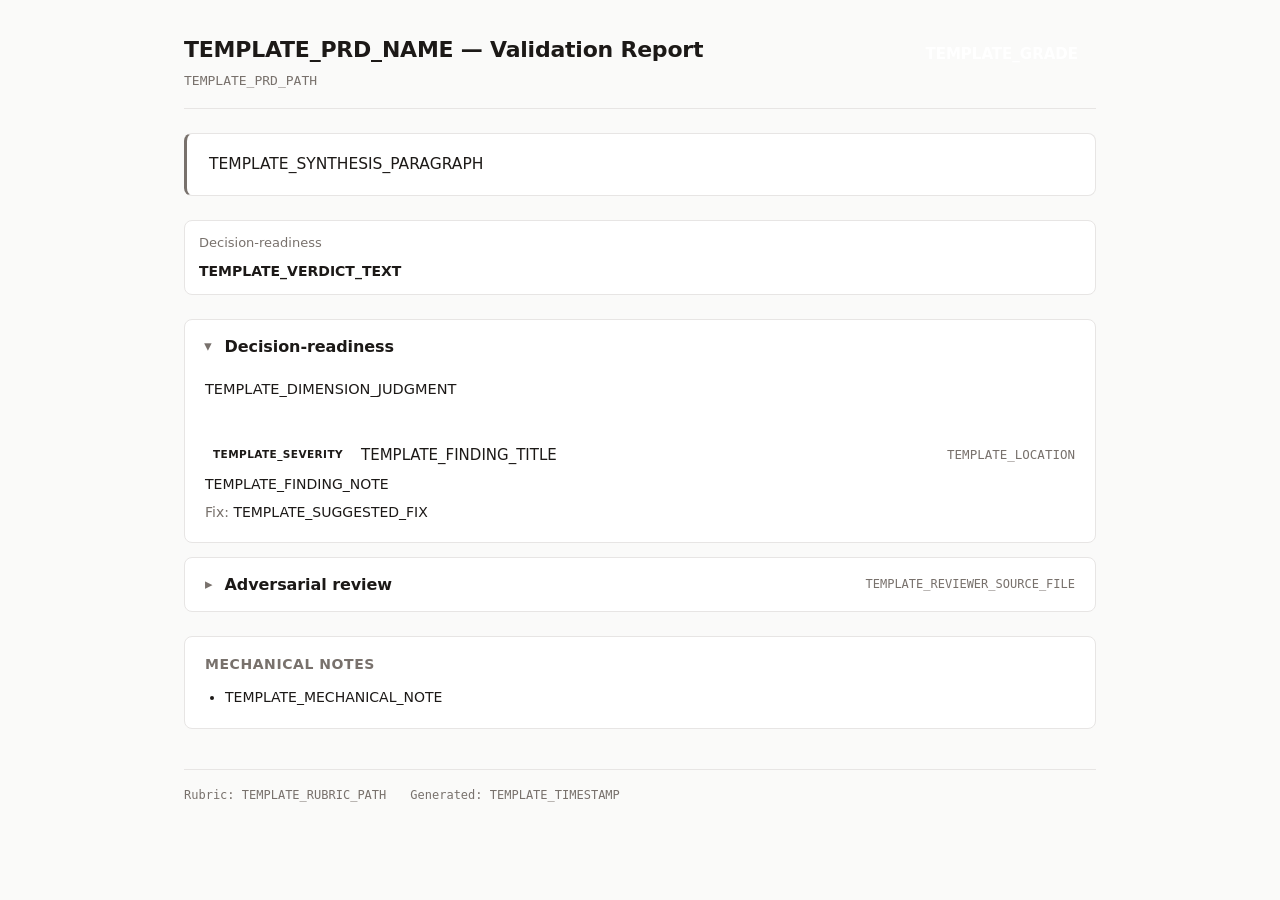
<file: .claude/skills/bmad-prd/assets/validation-report-template.html>
<!DOCTYPE html>
<!--
  PRD Validation Report — skeleton template.

  This file is a starter the synthesis pass fills in directly. There is no
  substitution engine. The LLM:
    1. Reads {doc_workspace}/review-rubric.md and every review-{slug}.md from
       additional reviewers.
    2. Copies this skeleton.
    3. Replaces the placeholder content (everything between TEMPLATE markers)
       with the consolidated review, preserving the structure and CSS.
    4. Writes the result to {doc_workspace}/validation-report.html.
    5. Writes a markdown twin to {doc_workspace}/validation-report.md.

  Visual rules the LLM must preserve:
    - The container width, the color tokens, the typography.
    - One dimension = one collapsible <section class="dimension">.
    - Verdict pill uses the verdict-* class matching its judgment.
    - Severity badge uses the sev-* class matching its level.
    - Each extra reviewer (adversarial, etc.) gets its own collapsible section
      below the rubric dimensions.
    - The footer always shows the artifact paths and timestamp.
-->
<html lang="en">
<head>
<meta charset="utf-8">
<title>PRD Validation: TEMPLATE_PRD_NAME</title>
<style>
  :root {
    --bg: #fafaf9;
    --surface: #ffffff;
    --border: #e7e5e4;
    --text: #1c1917;
    --muted: #78716c;

    --verdict-strong: #16a34a;
    --verdict-adequate: #65a30d;
    --verdict-thin: #d97706;
    --verdict-broken: #dc2626;

    --sev-low: #64748b;
    --sev-medium: #ca8a04;
    --sev-high: #ea580c;
    --sev-critical: #dc2626;

    --grade-exc: #16a34a;
    --grade-good: #65a30d;
    --grade-fair: #d97706;
    --grade-poor: #dc2626;
  }
  * { box-sizing: border-box; }
  html, body { margin: 0; padding: 0; }
  body {
    font-family: -apple-system, BlinkMacSystemFont, "Segoe UI", Inter, system-ui, sans-serif;
    background: var(--bg);
    color: var(--text);
    line-height: 1.6;
    font-size: 15px;
  }
  .container { max-width: 960px; margin: 0 auto; padding: 32px 24px 64px; }

  header.report-header {
    display: flex;
    align-items: flex-start;
    justify-content: space-between;
    gap: 24px;
    padding-bottom: 16px;
    border-bottom: 1px solid var(--border);
    margin-bottom: 24px;
  }
  .title h1 { margin: 0; font-size: 22px; font-weight: 600; letter-spacing: -0.01em; }
  .title .subtitle { color: var(--muted); font-size: 13px; margin-top: 4px; font-family: ui-monospace, "SF Mono", Menlo, monospace; }
  .grade {
    padding: 10px 18px;
    border-radius: 8px;
    font-weight: 600;
    color: white;
    font-size: 15px;
    white-space: nowrap;
  }
  .grade-excellent { background: var(--grade-exc); }
  .grade-good { background: var(--grade-good); }
  .grade-fair { background: var(--grade-fair); }
  .grade-poor { background: var(--grade-poor); }

  .synthesis {
    background: var(--surface);
    border: 1px solid var(--border);
    border-left: 3px solid var(--muted);
    border-radius: 8px;
    padding: 18px 22px;
    margin-bottom: 24px;
    font-size: 15.5px;
  }
  .synthesis p { margin: 0 0 10px; }
  .synthesis p:last-child { margin-bottom: 0; }

  .dimension-summary {
    display: grid;
    grid-template-columns: repeat(auto-fit, minmax(180px, 1fr));
    gap: 10px;
    margin-bottom: 24px;
  }
  .dim-card {
    background: var(--surface);
    border: 1px solid var(--border);
    border-radius: 8px;
    padding: 12px 14px;
  }
  .dim-card .dim-name { font-size: 13px; color: var(--muted); margin-bottom: 6px; }
  .dim-card .dim-verdict { font-size: 14px; font-weight: 600; }

  section.dimension, section.reviewer-section { margin-bottom: 14px; }
  section.dimension details, section.reviewer-section details {
    background: var(--surface);
    border: 1px solid var(--border);
    border-radius: 8px;
    overflow: hidden;
  }
  section summary {
    padding: 14px 20px;
    cursor: pointer;
    user-select: none;
    list-style: none;
    display: flex;
    align-items: center;
    gap: 12px;
  }
  section summary::-webkit-details-marker { display: none; }
  section summary::before {
    content: "▸";
    display: inline-block;
    color: var(--muted);
    transition: transform 0.15s ease;
  }
  section details[open] summary::before { transform: rotate(90deg); }
  section summary h2 {
    display: inline;
    margin: 0;
    font-size: 16px;
    font-weight: 600;
    letter-spacing: -0.005em;
    flex: 1;
  }
  .verdict-pill {
    font-size: 11px;
    padding: 3px 10px;
    border-radius: 999px;
    font-weight: 600;
    text-transform: uppercase;
    letter-spacing: 0.04em;
    color: white;
  }
  .verdict-strong { background: var(--verdict-strong); }
  .verdict-adequate { background: var(--verdict-adequate); }
  .verdict-thin { background: var(--verdict-thin); }
  .verdict-broken { background: var(--verdict-broken); }

  .dim-body { padding: 4px 20px 18px; }
  .dim-judgment { color: var(--text); font-size: 14.5px; }
  .dim-judgment p { margin: 0 0 10px; }

  .findings-list { padding: 0 20px 4px; }
  article.finding {
    padding: 14px 0;
    border-top: 1px solid var(--border);
  }
  article.finding:first-child { border-top: none; }
  article.finding header {
    display: flex;
    align-items: center;
    gap: 10px;
    flex-wrap: wrap;
    margin-bottom: 6px;
  }
  .badge {
    font-size: 10.5px;
    padding: 3px 8px;
    border-radius: 4px;
    font-weight: 600;
    text-transform: uppercase;
    letter-spacing: 0.04em;
    line-height: 1.4;
  }
  .badge-sev-low { background: rgba(100, 116, 139, 0.12); color: var(--sev-low); }
  .badge-sev-medium { background: rgba(202, 138, 4, 0.14); color: var(--sev-medium); }
  .badge-sev-high { background: rgba(234, 88, 12, 0.14); color: var(--sev-high); }
  .badge-sev-critical { background: rgba(220, 38, 38, 0.14); color: var(--sev-critical); }
  .finding-title { margin: 0; font-size: 15px; font-weight: 500; flex: 1; min-width: 200px; }
  .finding-location { font-family: ui-monospace, "SF Mono", Menlo, monospace; font-size: 12.5px; color: var(--muted); }
  .finding-note, .finding-fix { margin-top: 6px; font-size: 14px; }
  .finding-fix strong { color: var(--muted); font-weight: 500; }

  .reviewer-source {
    font-size: 12px;
    color: var(--muted);
    font-family: ui-monospace, "SF Mono", Menlo, monospace;
  }

  .mechanical {
    background: var(--surface);
    border: 1px solid var(--border);
    border-radius: 8px;
    padding: 16px 20px;
    margin-top: 24px;
    font-size: 14px;
  }
  .mechanical h3 { margin: 0 0 10px; font-size: 14px; font-weight: 600; color: var(--muted); text-transform: uppercase; letter-spacing: 0.04em; }
  .mechanical ul { margin: 0; padding-left: 20px; }
  .mechanical li { margin-bottom: 4px; color: var(--text); }

  footer.report-footer {
    margin-top: 40px;
    padding-top: 16px;
    border-top: 1px solid var(--border);
    font-size: 12px;
    color: var(--muted);
    font-family: ui-monospace, "SF Mono", Menlo, monospace;
  }
  footer .meta { display: flex; gap: 24px; flex-wrap: wrap; }
</style>
</head>
<body>
  <div class="container">

    <!-- TEMPLATE: header. Fill prd name, prd path, grade text & class. -->
    <header class="report-header">
      <div class="title">
        <h1>TEMPLATE_PRD_NAME — Validation Report</h1>
        <div class="subtitle">TEMPLATE_PRD_PATH</div>
      </div>
      <div class="grade TEMPLATE_GRADE_CLASS">TEMPLATE_GRADE</div>
    </header>

    <!-- TEMPLATE: overall synthesis paragraphs. Lift directly from
         review-rubric.md "Overall verdict" section; expand if extra reviewers
         materially shift the picture. Wrap each paragraph in <p>. -->
    <div class="synthesis">
      <p>TEMPLATE_SYNTHESIS_PARAGRAPH</p>
    </div>

    <!-- TEMPLATE: dimension summary cards. One per rubric dimension. The
         dim-verdict text uses one of: strong | adequate | thin | broken. -->
    <div class="dimension-summary">
      <div class="dim-card">
        <div class="dim-name">Decision-readiness</div>
        <div class="dim-verdict" style="color: var(--verdict-TEMPLATE_VERDICT)">TEMPLATE_VERDICT_TEXT</div>
      </div>
      <!-- repeat for each of the seven dimensions -->
    </div>

    <!-- TEMPLATE: one section per rubric dimension. Skip a dimension entirely
         if the rubric review marked it n/a for this PRD (e.g. downstream
         usability for a standalone PRD). Open the section by default if
         verdict is thin or broken. -->
    <section class="dimension">
      <details open>
        <summary>
          <h2>Decision-readiness</h2>
          <span class="verdict-pill verdict-TEMPLATE_VERDICT">TEMPLATE_VERDICT_TEXT</span>
        </summary>
        <div class="dim-body">
          <div class="dim-judgment">
            <p>TEMPLATE_DIMENSION_JUDGMENT</p>
          </div>
        </div>
        <div class="findings-list">
          <!-- TEMPLATE: zero or more findings -->
          <article class="finding">
            <header>
              <span class="badge badge-sev-TEMPLATE_SEVERITY">TEMPLATE_SEVERITY</span>
              <h3 class="finding-title">TEMPLATE_FINDING_TITLE</h3>
              <span class="finding-location">TEMPLATE_LOCATION</span>
            </header>
            <div class="finding-note">TEMPLATE_FINDING_NOTE</div>
            <div class="finding-fix"><strong>Fix:</strong> TEMPLATE_SUGGESTED_FIX</div>
          </article>
        </div>
      </details>
    </section>

    <!-- TEMPLATE: one section per extra reviewer that ran (adversarial, etc.).
         Skip this block entirely if only the rubric walker ran. -->
    <section class="reviewer-section">
      <details>
        <summary>
          <h2>Adversarial review</h2>
          <span class="reviewer-source">TEMPLATE_REVIEWER_SOURCE_FILE</span>
        </summary>
        <div class="dim-body">
          <div class="dim-judgment">
            <p>TEMPLATE_REVIEWER_PREAMBLE</p>
          </div>
        </div>
        <div class="findings-list">
          <article class="finding">
            <header>
              <span class="badge badge-sev-TEMPLATE_SEVERITY">TEMPLATE_SEVERITY</span>
              <h3 class="finding-title">TEMPLATE_FINDING_TITLE</h3>
              <span class="finding-location">TEMPLATE_LOCATION</span>
            </header>
            <div class="finding-note">TEMPLATE_FINDING_NOTE</div>
            <div class="finding-fix"><strong>Fix:</strong> TEMPLATE_SUGGESTED_FIX</div>
          </article>
        </div>
      </details>
    </section>

    <!-- TEMPLATE: mechanical notes — short, bulleted. Skip if there are none. -->
    <div class="mechanical">
      <h3>Mechanical notes</h3>
      <ul>
        <li>TEMPLATE_MECHANICAL_NOTE</li>
      </ul>
    </div>

    <footer class="report-footer">
      <div class="meta">
        <span>Rubric: TEMPLATE_RUBRIC_PATH</span>
        <span>Generated: TEMPLATE_TIMESTAMP</span>
      </div>
    </footer>
  </div>
</body>
</html>
</file>
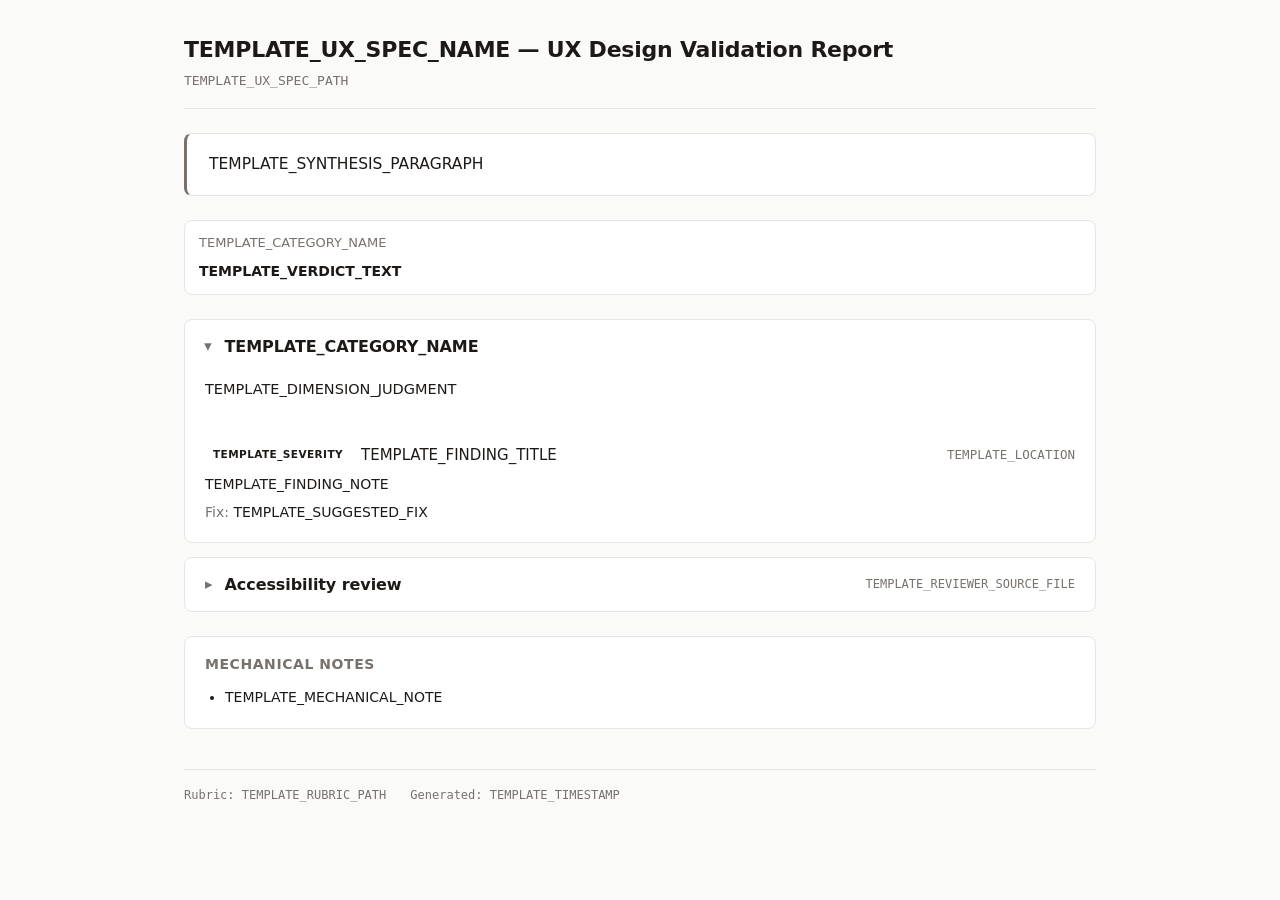
<file: .claude/skills/bmad-ux/assets/validation-report-template.html>
<!DOCTYPE html>
<!--
  UX Design Validation Report — skeleton template.

  This file is a starter the synthesis pass fills in directly. There is no
  substitution engine. The LLM:
    1. Reads {doc_workspace}/review-rubric.md and every review-{slug}.md from
       additional reviewers.
    2. Copies this skeleton.
    3. Replaces the placeholder content (everything between TEMPLATE markers)
       with the consolidated review, preserving the structure and CSS.
    4. Writes the result to {doc_workspace}/validation-report.html.
    5. Writes a markdown twin to {doc_workspace}/validation-report.md.

  Visual rules the LLM must preserve:
    - The container width, the color tokens, the typography.
    - One dimension = one collapsible <section class="dimension">.
    - Verdict pill uses the verdict-* class matching its judgment.
    - Severity badge uses the badge-sev-* class matching its level.
    - Each extra reviewer (accessibility, adversarial, etc.) gets its own
      collapsible section below the rubric dimensions.
    - The footer always shows the artifact paths and timestamp.
-->
<html lang="en">
<head>
<meta charset="utf-8">
<title>UX Design Validation: TEMPLATE_UX_SPEC_NAME</title>
<style>
  :root {
    --bg: #fafaf9;
    --surface: #ffffff;
    --border: #e7e5e4;
    --text: #1c1917;
    --muted: #78716c;

    --verdict-strong: #16a34a;
    --verdict-adequate: #65a30d;
    --verdict-thin: #d97706;
    --verdict-broken: #dc2626;

    --sev-low: #64748b;
    --sev-medium: #ca8a04;
    --sev-high: #ea580c;
    --sev-critical: #dc2626;
  }
  * { box-sizing: border-box; }
  html, body { margin: 0; padding: 0; }
  body {
    font-family: -apple-system, BlinkMacSystemFont, "Segoe UI", Inter, system-ui, sans-serif;
    background: var(--bg);
    color: var(--text);
    line-height: 1.6;
    font-size: 15px;
  }
  .container { max-width: 960px; margin: 0 auto; padding: 32px 24px 64px; }

  header.report-header {
    display: flex;
    align-items: flex-start;
    justify-content: space-between;
    gap: 24px;
    padding-bottom: 16px;
    border-bottom: 1px solid var(--border);
    margin-bottom: 24px;
  }
  .title h1 { margin: 0; font-size: 22px; font-weight: 600; letter-spacing: -0.01em; }
  .title .subtitle { color: var(--muted); font-size: 13px; margin-top: 4px; font-family: ui-monospace, "SF Mono", Menlo, monospace; }

  .synthesis {
    background: var(--surface);
    border: 1px solid var(--border);
    border-left: 3px solid var(--muted);
    border-radius: 8px;
    padding: 18px 22px;
    margin-bottom: 24px;
    font-size: 15.5px;
  }
  .synthesis p { margin: 0 0 10px; }
  .synthesis p:last-child { margin-bottom: 0; }

  .dimension-summary {
    display: grid;
    grid-template-columns: repeat(auto-fit, minmax(180px, 1fr));
    gap: 10px;
    margin-bottom: 24px;
  }
  .dim-card {
    background: var(--surface);
    border: 1px solid var(--border);
    border-radius: 8px;
    padding: 12px 14px;
  }
  .dim-card .dim-name { font-size: 13px; color: var(--muted); margin-bottom: 6px; }
  .dim-card .dim-verdict { font-size: 14px; font-weight: 600; }

  section.dimension, section.reviewer-section { margin-bottom: 14px; }
  section.dimension details, section.reviewer-section details {
    background: var(--surface);
    border: 1px solid var(--border);
    border-radius: 8px;
    overflow: hidden;
  }
  section summary {
    padding: 14px 20px;
    cursor: pointer;
    user-select: none;
    list-style: none;
    display: flex;
    align-items: center;
    gap: 12px;
  }
  section summary::-webkit-details-marker { display: none; }
  section summary::before {
    content: "▸";
    display: inline-block;
    color: var(--muted);
    transition: transform 0.15s ease;
  }
  section details[open] summary::before { transform: rotate(90deg); }
  section summary h2 {
    display: inline;
    margin: 0;
    font-size: 16px;
    font-weight: 600;
    letter-spacing: -0.005em;
    flex: 1;
  }
  .verdict-pill {
    font-size: 11px;
    padding: 3px 10px;
    border-radius: 999px;
    font-weight: 600;
    text-transform: uppercase;
    letter-spacing: 0.04em;
    color: white;
  }
  .verdict-strong { background: var(--verdict-strong); }
  .verdict-adequate { background: var(--verdict-adequate); }
  .verdict-thin { background: var(--verdict-thin); }
  .verdict-broken { background: var(--verdict-broken); }

  .dim-body { padding: 4px 20px 18px; }
  .dim-judgment { color: var(--text); font-size: 14.5px; }
  .dim-judgment p { margin: 0 0 10px; }

  .findings-list { padding: 0 20px 4px; }
  article.finding {
    padding: 14px 0;
    border-top: 1px solid var(--border);
  }
  article.finding:first-child { border-top: none; }
  article.finding header {
    display: flex;
    align-items: center;
    gap: 10px;
    flex-wrap: wrap;
    margin-bottom: 6px;
  }
  .badge {
    font-size: 10.5px;
    padding: 3px 8px;
    border-radius: 4px;
    font-weight: 600;
    text-transform: uppercase;
    letter-spacing: 0.04em;
    line-height: 1.4;
  }
  .badge-sev-low { background: rgba(100, 116, 139, 0.12); color: var(--sev-low); }
  .badge-sev-medium { background: rgba(202, 138, 4, 0.14); color: var(--sev-medium); }
  .badge-sev-high { background: rgba(234, 88, 12, 0.14); color: var(--sev-high); }
  .badge-sev-critical { background: rgba(220, 38, 38, 0.14); color: var(--sev-critical); }
  .finding-title { margin: 0; font-size: 15px; font-weight: 500; flex: 1; min-width: 200px; }
  .finding-location { font-family: ui-monospace, "SF Mono", Menlo, monospace; font-size: 12.5px; color: var(--muted); }
  .finding-note, .finding-fix { margin-top: 6px; font-size: 14px; }
  .finding-fix strong { color: var(--muted); font-weight: 500; }

  .reviewer-source {
    font-size: 12px;
    color: var(--muted);
    font-family: ui-monospace, "SF Mono", Menlo, monospace;
  }

  .mechanical {
    background: var(--surface);
    border: 1px solid var(--border);
    border-radius: 8px;
    padding: 16px 20px;
    margin-top: 24px;
    font-size: 14px;
  }
  .mechanical h3 { margin: 0 0 10px; font-size: 14px; font-weight: 600; color: var(--muted); text-transform: uppercase; letter-spacing: 0.04em; }
  .mechanical ul { margin: 0; padding-left: 20px; }
  .mechanical li { margin-bottom: 4px; color: var(--text); }

  footer.report-footer {
    margin-top: 40px;
    padding-top: 16px;
    border-top: 1px solid var(--border);
    font-size: 12px;
    color: var(--muted);
    font-family: ui-monospace, "SF Mono", Menlo, monospace;
  }
  footer .meta { display: flex; gap: 24px; flex-wrap: wrap; }
</style>
</head>
<body>
  <div class="container">

    <!-- TEMPLATE: header. Fill ux spec name and ux spec path. No overall grade —
         per-category verdicts and severity counts below carry the picture. -->
    <header class="report-header">
      <div class="title">
        <h1>TEMPLATE_UX_SPEC_NAME — UX Design Validation Report</h1>
        <div class="subtitle">TEMPLATE_UX_SPEC_PATH</div>
      </div>
    </header>

    <!-- TEMPLATE: overall synthesis paragraphs. Lift directly from
         review-rubric.md "Overall verdict" section; expand if extra reviewers
         (accessibility, adversarial, etc.) materially shift the picture.
         Wrap each paragraph in <p>. -->
    <div class="synthesis">
      <p>TEMPLATE_SYNTHESIS_PARAGRAPH</p>
    </div>

    <!-- TEMPLATE: dimension summary cards. One per rubric category, in this
         canonical order (from references/validate.md):
           1. Flow coverage
           2. Token completeness
           3. Component coverage
           4. State coverage
           5. Visual reference coverage
           6. Bloat & overspecification
           7. Inheritance discipline
           8. Shape fit
         The dim-verdict text uses one of: strong | adequate | thin | broken. -->
    <div class="dimension-summary">
      <div class="dim-card">
        <div class="dim-name">TEMPLATE_CATEGORY_NAME</div>
        <div class="dim-verdict" style="color: var(--verdict-TEMPLATE_VERDICT)">TEMPLATE_VERDICT_TEXT</div>
      </div>
      <!-- repeat for each of the eight rubric categories -->
    </div>

    <!-- TEMPLATE: one section per rubric category, same canonical order as the
         summary cards above. Skip a category entirely if the rubric review
         marked it n/a for this UX spec. Open the section by default if verdict
         is thin or broken. -->
    <section class="dimension">
      <details open>
        <summary>
          <h2>TEMPLATE_CATEGORY_NAME</h2>
          <span class="verdict-pill verdict-TEMPLATE_VERDICT">TEMPLATE_VERDICT_TEXT</span>
        </summary>
        <div class="dim-body">
          <div class="dim-judgment">
            <p>TEMPLATE_DIMENSION_JUDGMENT</p>
          </div>
        </div>
        <div class="findings-list">
          <!-- TEMPLATE: zero or more findings -->
          <article class="finding">
            <header>
              <span class="badge badge-sev-TEMPLATE_SEVERITY">TEMPLATE_SEVERITY</span>
              <h3 class="finding-title">TEMPLATE_FINDING_TITLE</h3>
              <span class="finding-location">TEMPLATE_LOCATION</span>
            </header>
            <div class="finding-note">TEMPLATE_FINDING_NOTE</div>
            <div class="finding-fix"><strong>Fix:</strong> TEMPLATE_SUGGESTED_FIX</div>
          </article>
        </div>
      </details>
    </section>

    <!-- TEMPLATE: one section per extra reviewer that ran (accessibility,
         adversarial, brand-conformance, etc.). Skip this block entirely if
         only the rubric walker ran. -->
    <section class="reviewer-section">
      <details>
        <summary>
          <h2>Accessibility review</h2>
          <span class="reviewer-source">TEMPLATE_REVIEWER_SOURCE_FILE</span>
        </summary>
        <div class="dim-body">
          <div class="dim-judgment">
            <p>TEMPLATE_REVIEWER_PREAMBLE</p>
          </div>
        </div>
        <div class="findings-list">
          <article class="finding">
            <header>
              <span class="badge badge-sev-TEMPLATE_SEVERITY">TEMPLATE_SEVERITY</span>
              <h3 class="finding-title">TEMPLATE_FINDING_TITLE</h3>
              <span class="finding-location">TEMPLATE_LOCATION</span>
            </header>
            <div class="finding-note">TEMPLATE_FINDING_NOTE</div>
            <div class="finding-fix"><strong>Fix:</strong> TEMPLATE_SUGGESTED_FIX</div>
          </article>
        </div>
      </details>
    </section>

    <!-- TEMPLATE: mechanical notes — short, bulleted. Skip if there are none. -->
    <div class="mechanical">
      <h3>Mechanical notes</h3>
      <ul>
        <li>TEMPLATE_MECHANICAL_NOTE</li>
      </ul>
    </div>

    <footer class="report-footer">
      <div class="meta">
        <span>Rubric: TEMPLATE_RUBRIC_PATH</span>
        <span>Generated: TEMPLATE_TIMESTAMP</span>
      </div>
    </footer>
  </div>
</body>
</html>
</file>
<file: styles.css>
/*
  Feuille de style partagée — Ajimento
  Basée sur la charte réelle du kit Instagram (fond sombre et atmosphérique),
  pas la version claire du tout premier brouillon.
*/

@import url('https://fonts.googleapis.com/css2?family=Cormorant+Garamond:ital,wght@0,400;0,600;0,700;1,400;1,600&family=DM+Mono:wght@400;500&family=Outfit:wght@300;400;500;600;700&display=swap');

:root {
  /* Couleurs de marque */
  --red: #C0392B;
  --fire: #D4603A;
  --gold: #B8963E;

  /* Fonds et surfaces */
  --bg: #0A0909;
  --card: #141212;
  --card2: #1C1919;
  --border: #2A2424;

  /* Textes */
  --text: #F2EDE8;
  --muted: #7A6F6A;
  --dim: #2E2828;
}

* { box-sizing: border-box; margin: 0; padding: 0; }

body {
  background: var(--bg);
  color: var(--text);
  font-family: 'Outfit', sans-serif;
}

.serif { font-family: 'Cormorant Garamond', serif; }
.mono { font-family: 'DM Mono', monospace; }

a { color: inherit; }

/* ---- Animations partagées ---- */
@keyframes fadeIn {
  from { opacity: 0; transform: translateY(8px); }
  to { opacity: 1; transform: translateY(0); }
}
@keyframes ingredientDrift {
  0%, 100% { transform: translate(0, 0) rotate(var(--r)); }
  50% { transform: translate(3px, -5px) rotate(calc(var(--r) + 4deg)); }
}
.fade-in { animation: fadeIn 0.5s ease forwards; }
.ingredient {
  position: absolute;
  pointer-events: none;
  user-select: none;
  line-height: 1;
  animation: ingredientDrift 7s ease-in-out infinite;
}

/* ---- Fond atmosphérique réutilisable ---- */
.atmo-bg {
  position: relative;
  overflow: hidden;
}
.atmo-bg .atmo-layer-1 {
  position: absolute;
  inset: 0;
  background: radial-gradient(ellipse at 25% 30%, var(--atmo-1, #2D0800) 0%, var(--atmo-2, #0A0404) 55%, #030303 100%);
}
.atmo-bg .atmo-layer-2 {
  position: absolute;
  inset: 0;
  background: radial-gradient(ellipse at 78% 72%, var(--atmo-accent, #C0392B)18 0%, transparent 65%);
}

/* ---- Jauge Scoville (barre à dégradé) ---- */
.gauge-track {
  height: 6px;
  background: rgba(0,0,0,.5);
  border-radius: 3px;
  overflow: hidden;
}
.gauge-fill {
  height: 100%;
  width: 0%;
  border-radius: 3px;
  background: linear-gradient(90deg, #F5D76E 0%, #E8A838 25%, #D4603A 55%, #C0392B 78%, #7B1A1A 100%);
  background-size: 500% 100%;
  transition: width 1.2s cubic-bezier(.34,1.2,.64,1);
}
.gauge-levels {
  display: flex;
  justify-content: space-between;
  margin-top: 4px;
}
.gauge-levels span {
  font-family: 'Outfit', sans-serif;
  font-weight: 500;
  font-size: 9px;
  color: rgba(255,255,255,.3);
  letter-spacing: .01em;
}
.gauge-levels span.active {
  font-weight: 700;
}

/* ---- Barre de navigation partagée (bas d'écran) ---- */
.bottom-nav {
  position: fixed;
  bottom: 0;
  left: 0;
  right: 0;
  display: flex;
  justify-content: space-around;
  align-items: center;
  background: rgba(10, 9, 9, 0.92);
  backdrop-filter: blur(10px);
  border-top: 1px solid var(--border);
  padding: 10px 0 calc(10px + env(safe-area-inset-bottom, 0px));
  z-index: 50;
}
.bottom-nav a {
  display: flex;
  flex-direction: column;
  align-items: center;
  gap: 3px;
  text-decoration: none;
  color: var(--muted);
  font-family: 'Outfit', sans-serif;
  font-weight: 500;
  font-size: 0.62rem;
  letter-spacing: 0.02em;
  opacity: 0.6;
  transition: opacity 0.2s, color 0.2s;
}
.bottom-nav a .icon { display: flex; }
.bottom-nav a .icon svg { width: 22px; height: 22px; }
.bottom-nav a.active,
.bottom-nav a:hover {
  opacity: 1;
  color: var(--fire);
}
/* Laisse de la place en bas de page pour que le contenu ne soit pas caché par la nav */
.has-bottom-nav { padding-bottom: 90px; }
</file>
